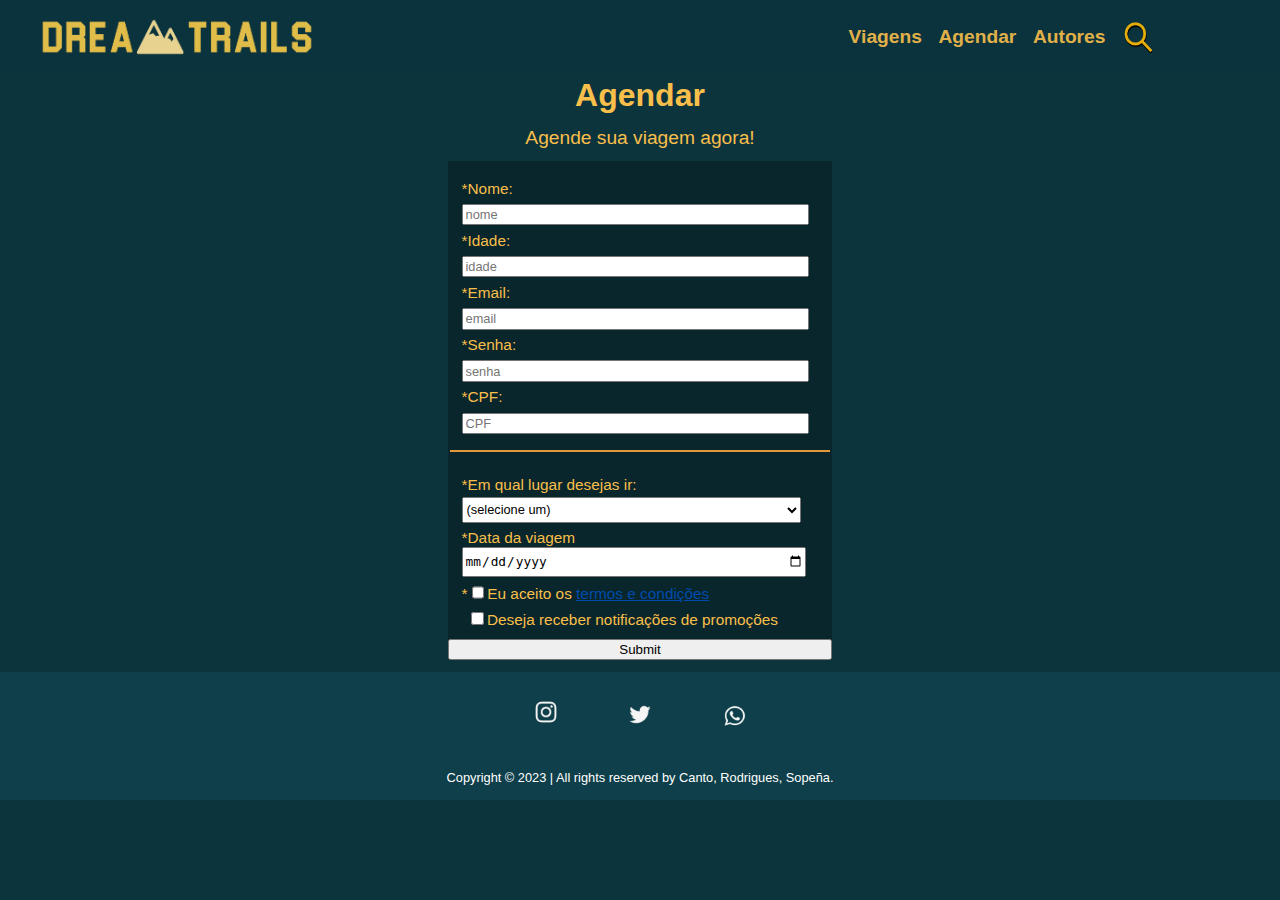
<file: Páginas/Agendar.html>
<!DOCTYPE html>
<html lang="pt-br">
<head>
    <meta charset="UTF-8">
    <meta http-equiv="X-UA-Compatible" content="IE=edge">
    <meta name="viewport" content="width=device-width, initial-scale=1.0">
    <link rel="icon" href="imgs/main/M_Title_Icon.png"/>
    <link rel="stylesheet" href="Estilos/Form.css">
    <title>Agendar</title>
</head>
<body>
    <nav>
        <a href="../index.html"><img src="imgs/main/Dream_Trails_Logo.png" alt="LOGO" class="logo"></a>
        <a href="Viagens.html"><p>Viagens</p></a>
        <a href="Agendar.html"><p>Agendar</p></a>
        <a href="Autores.html"><p>Autores</p></a>
        <img src="imgs/main/lupa.png" alt="Lupa" class="lupa">
    </nav>
    <h1 class="Agendar">Agendar</h1>
    <p class="agora">Agende sua viagem agora!</p>
    <form action="">
        <fieldset class="part1">
            <label for="nome">*Nome:<input type="text" id="nome" placeholder="nome" required></label>
            <label for="idade">*Idade:<input type="number" id="idade" placeholder="idade" required></label>
            <label for="email">*Email:<input type="email" id="email" placeholder="email" required></label>
            <label for="senha">*Senha:<input type="password" id="senha" placeholder="senha" required></label>
            <label for="CPF">*CPF: <input type="text" id="CPF" maxlength="11" minlength="11" placeholder="CPF" required></label>
        </fieldset>
        <fieldset class="part2">
            <label for="place">*Em qual lugar desejas ir:
                <select name="place" id="place" required>
                    <option value="">(selecione um)</option>
                    <option value="1">Skyrim - 50$</option>
                    <option value="2">Monster Hunter - 0.99$</option>
                    <option value="3">Kenshi - 0$</option>
                </select>
            </label>
            <label for="data">*Data da viagem <input type="date" id="data" required></label>
            <label for="termos_condições">*<input type="checkbox" id="termos_condições" required>Eu aceito os <a href="termo.html" target="_blank">termos e condições</a></label>
            <label for="notificações"><input type="checkbox" id="notificações">Deseja receber notificações de promoções</label>
        </fieldset>
        <input type="submit">
    </form>
    <footer>
        <div>
          <img src="imgs/main/Intagram.png" alt="Instagram Symbol">
          <img src="imgs/main/Twitter.png" alt="Twitter Symbol">
          <img src="imgs/main/Whatsapp.png" alt="Whatsapp Symbol" class="whats">
        </div>
        <p id="Copyright">Copyright © 2023 | All rights reserved by Canto, Rodrigues, Sopeña.</p>
      </footer>
</body>
</html>
</file>
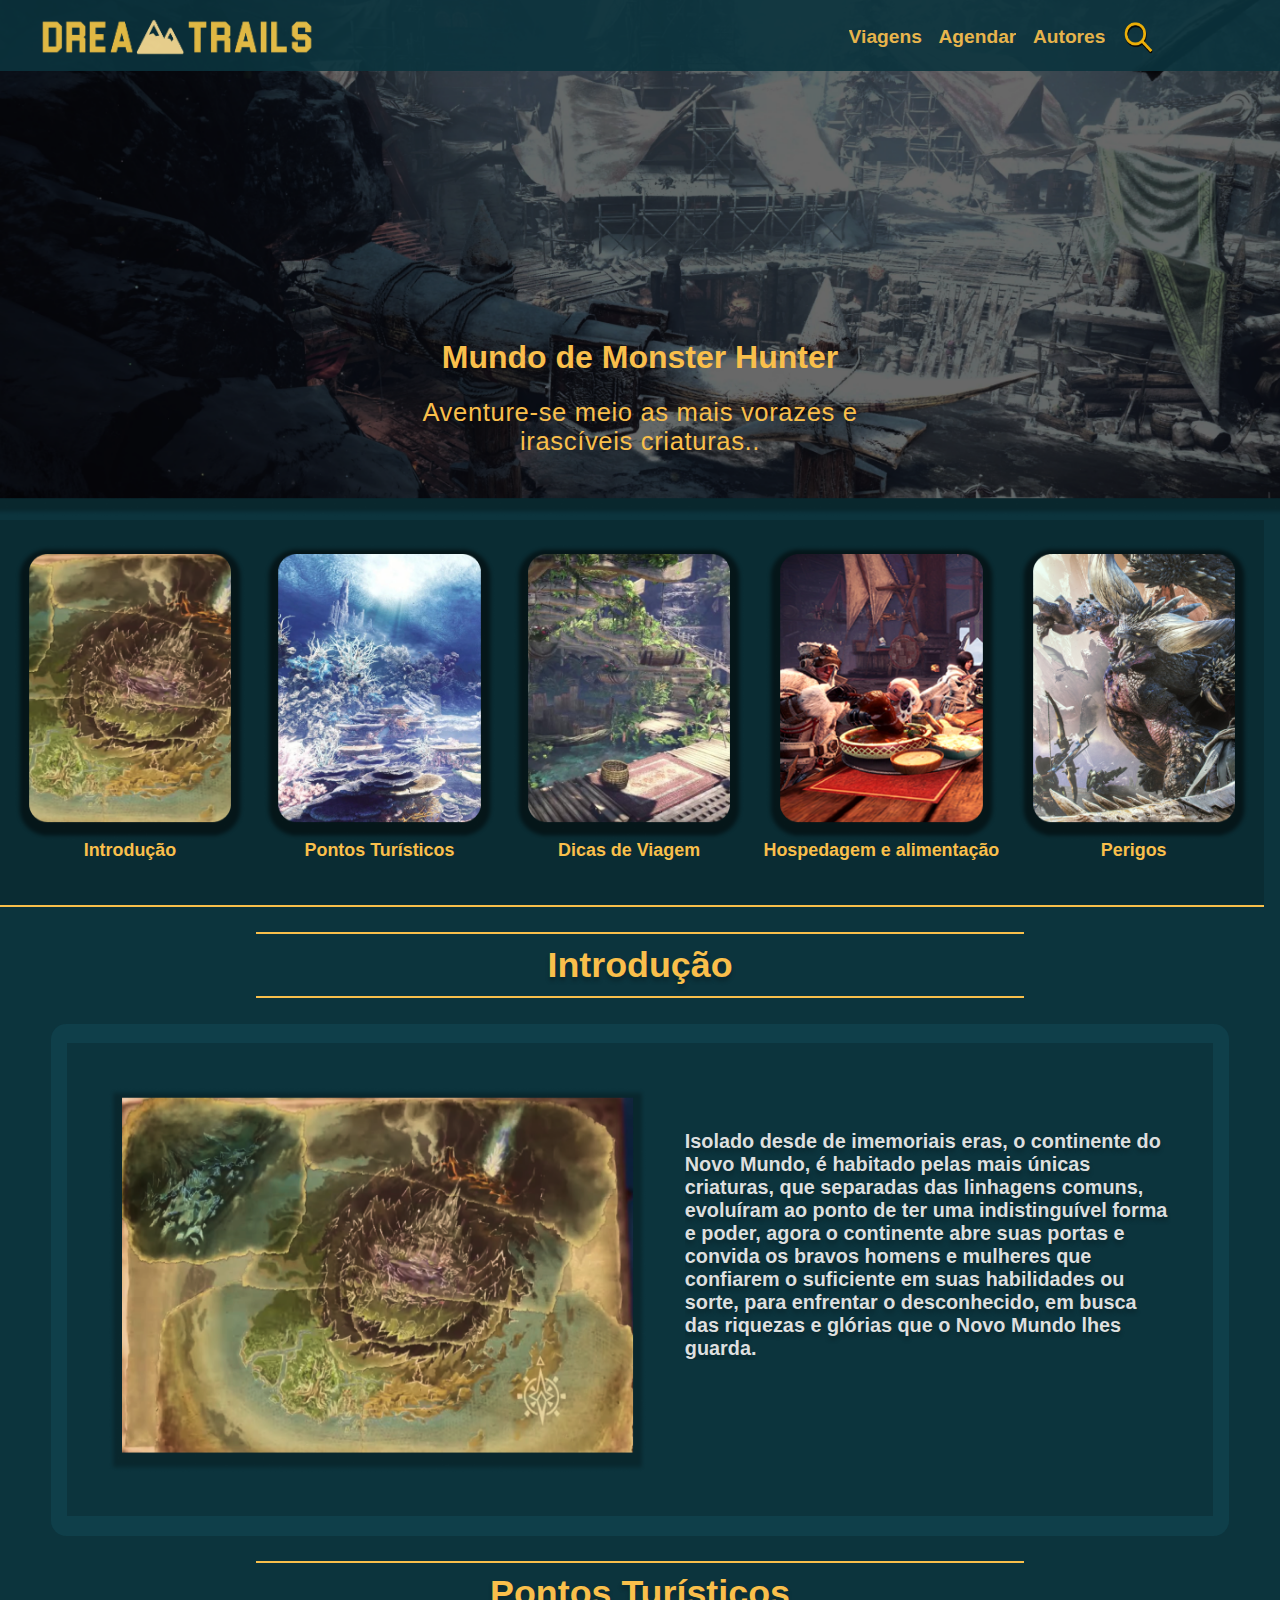
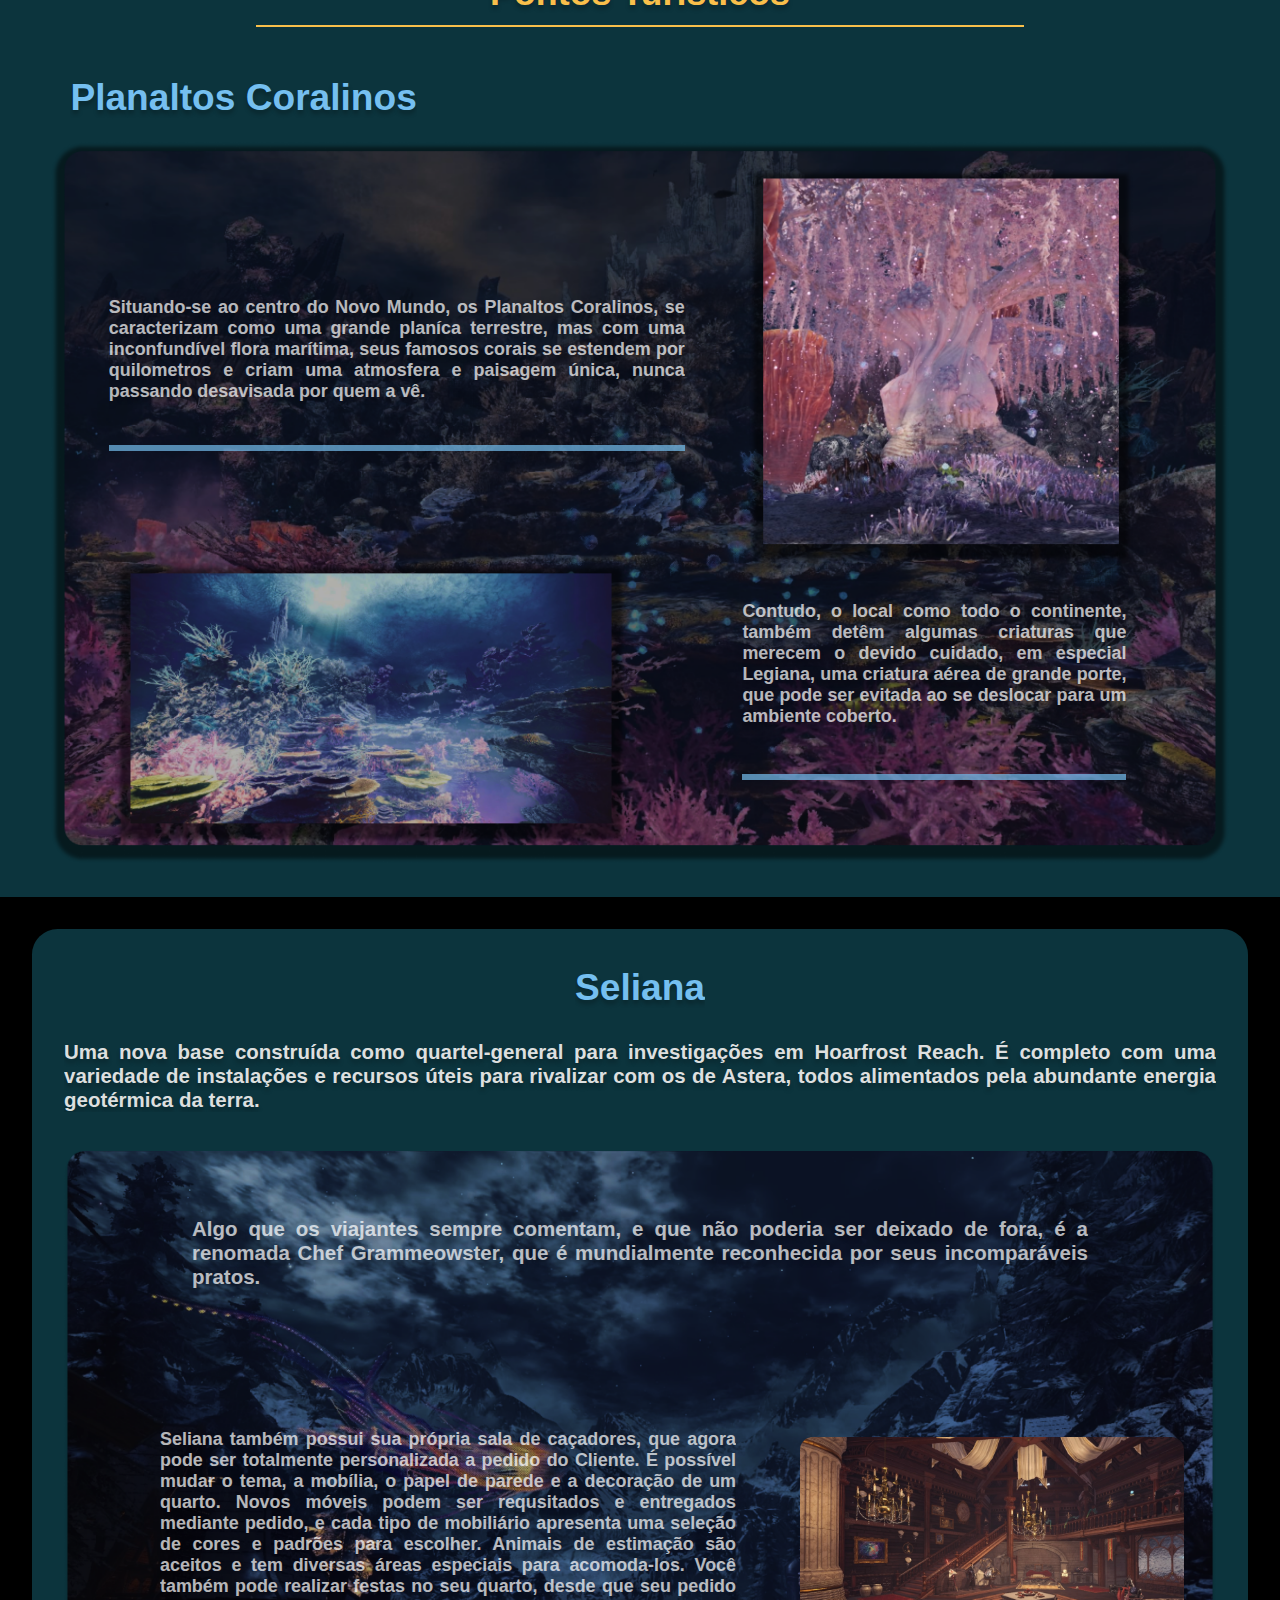
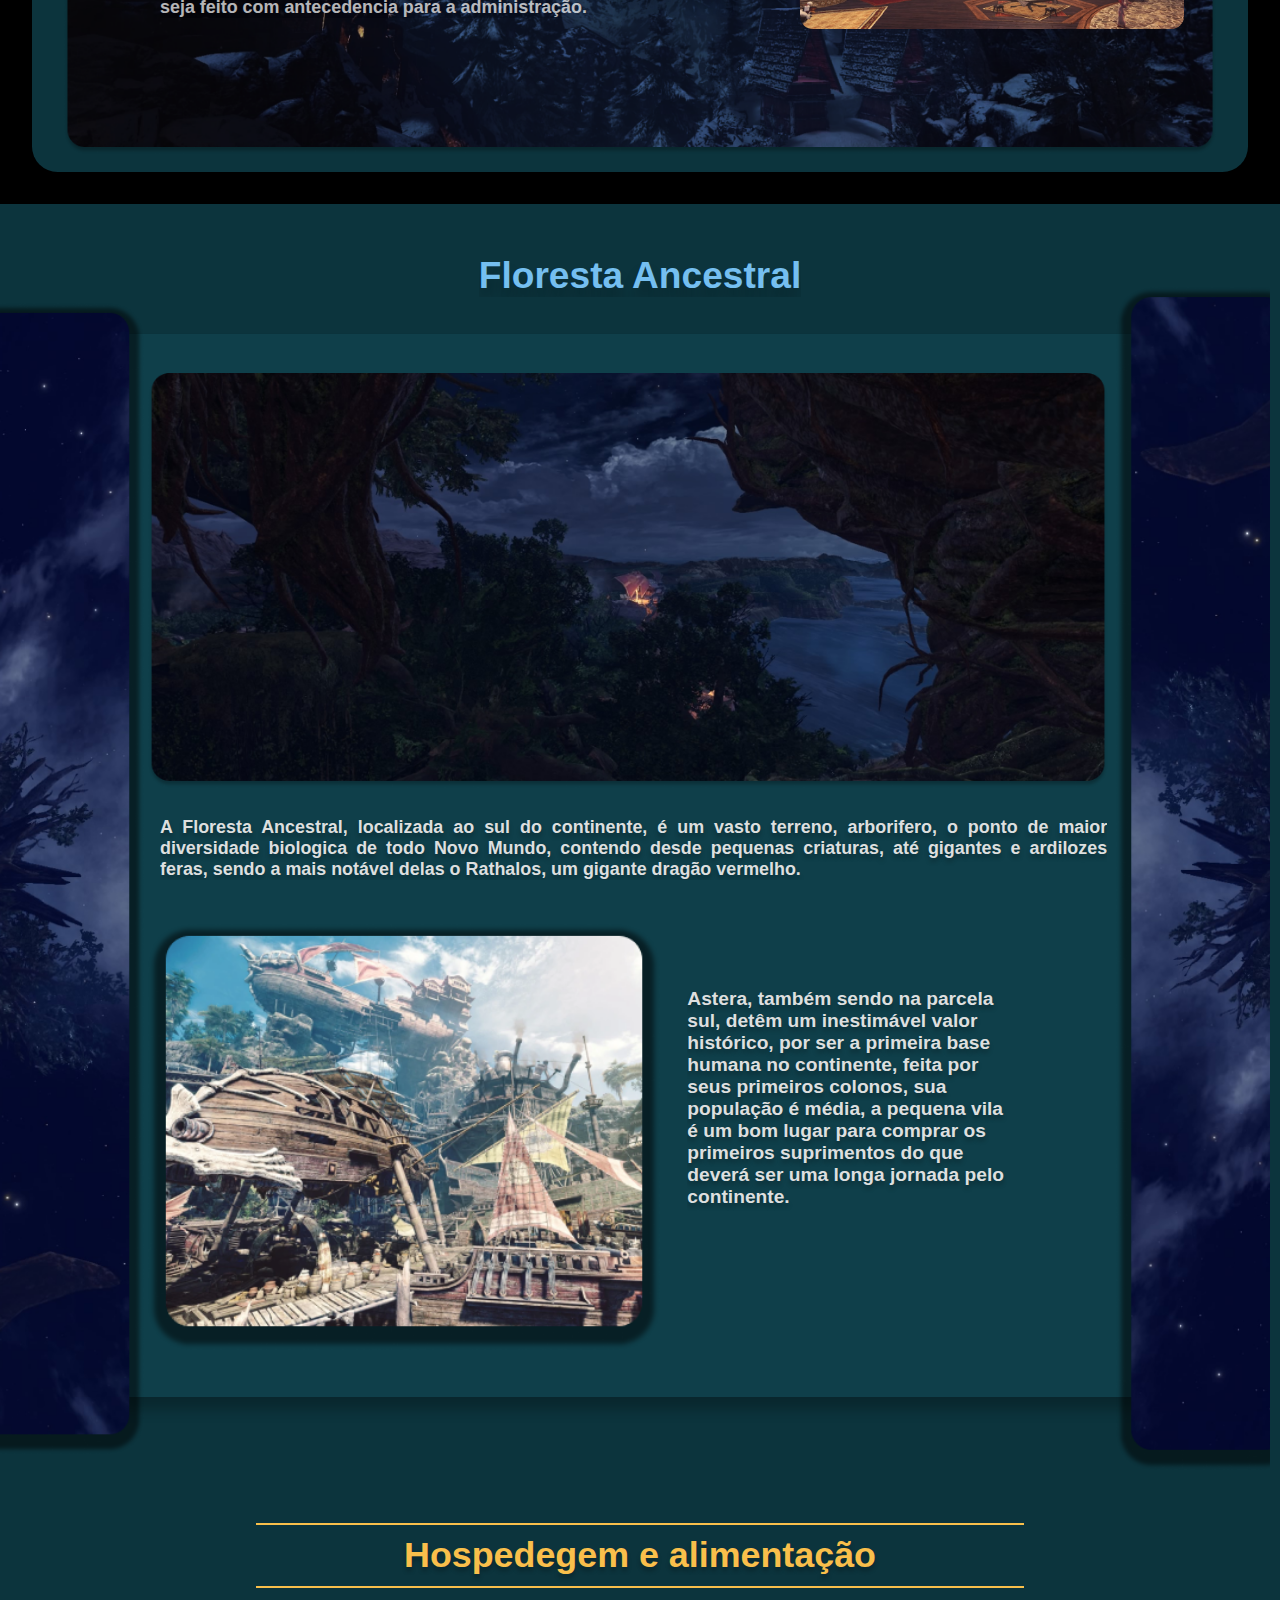
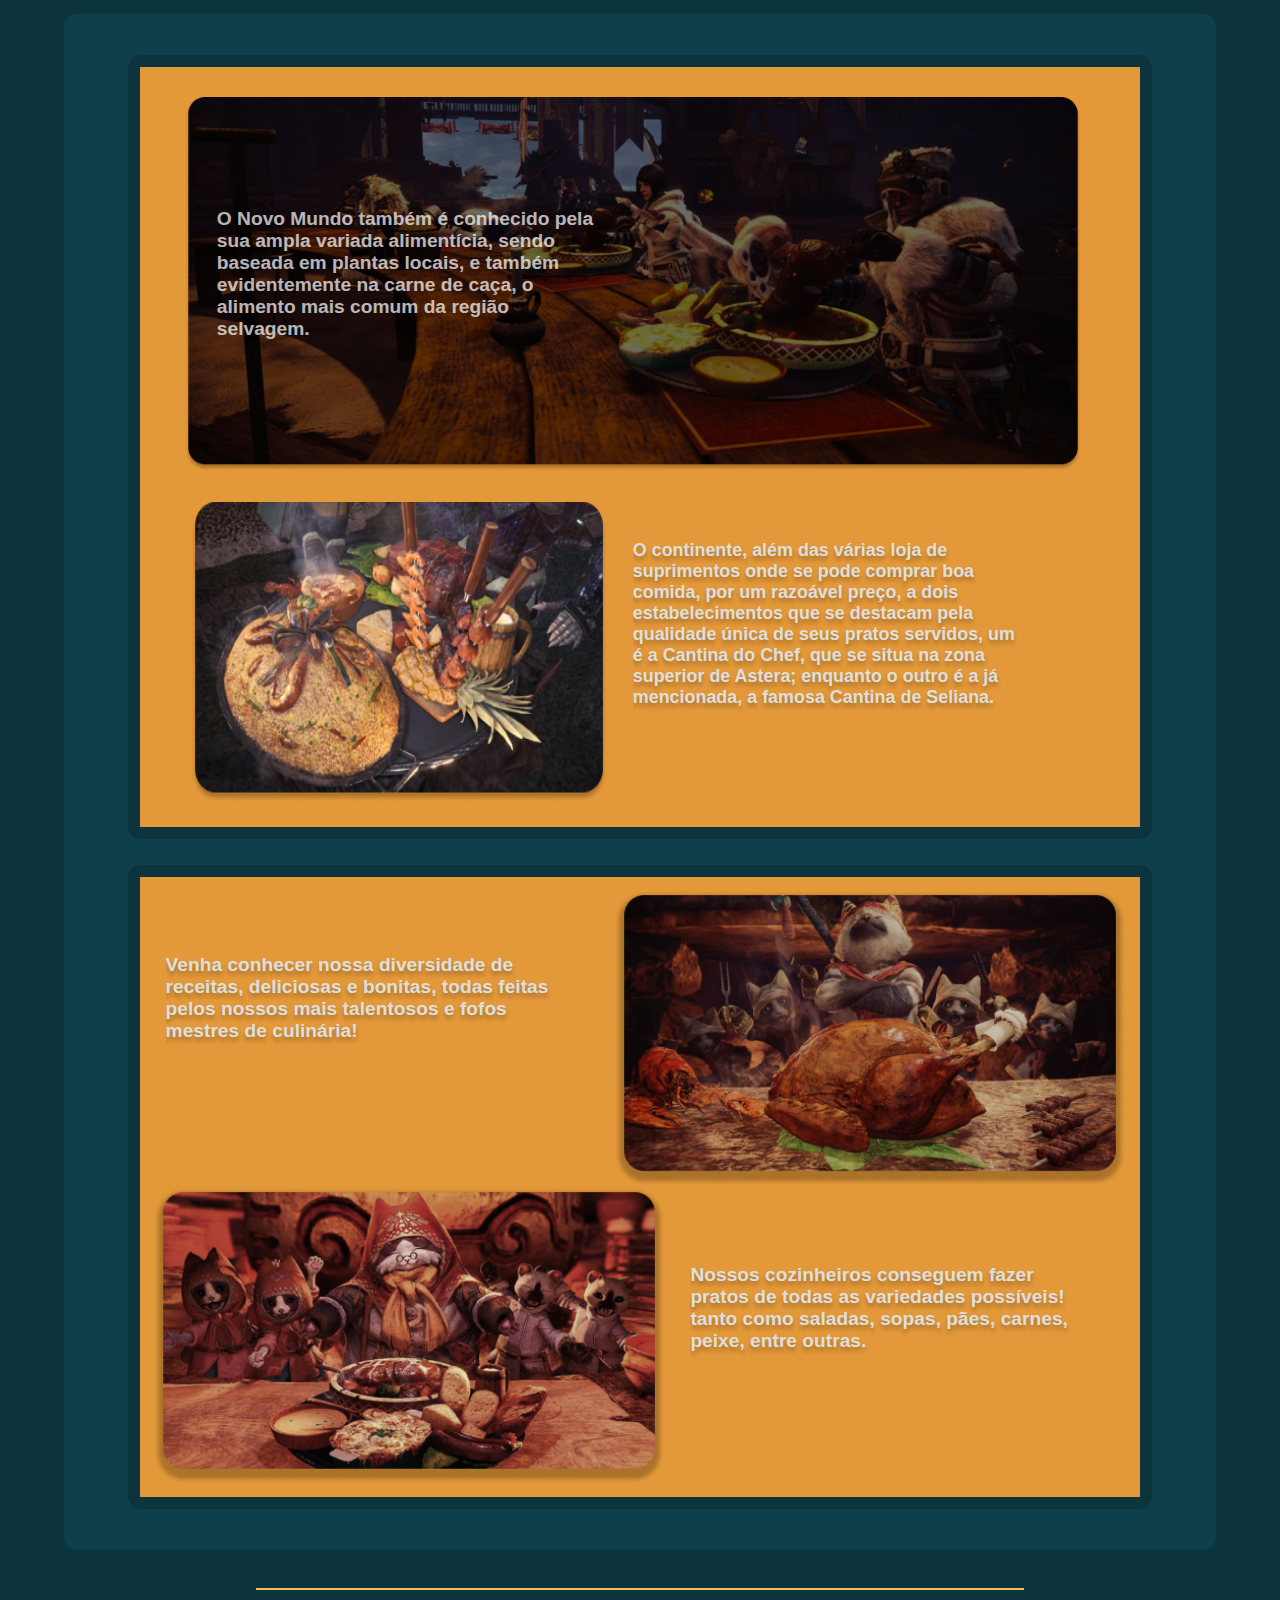
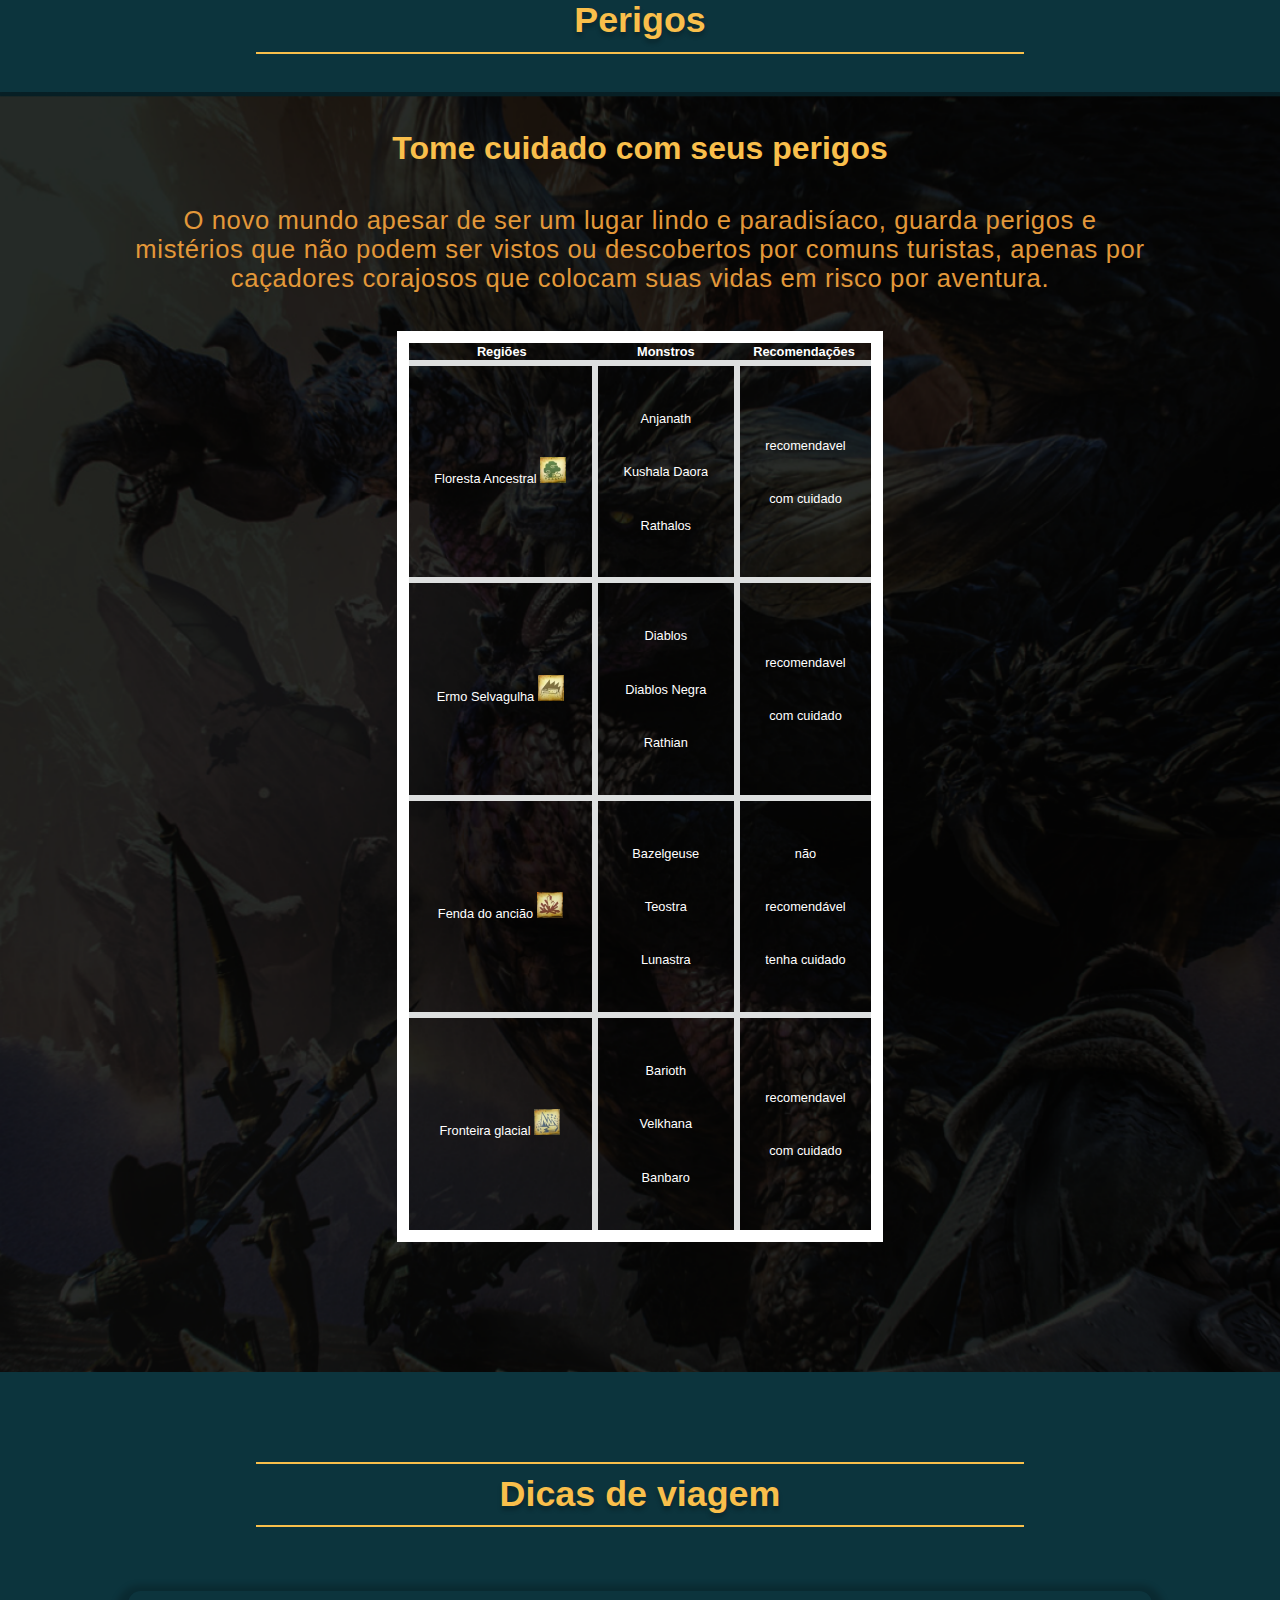
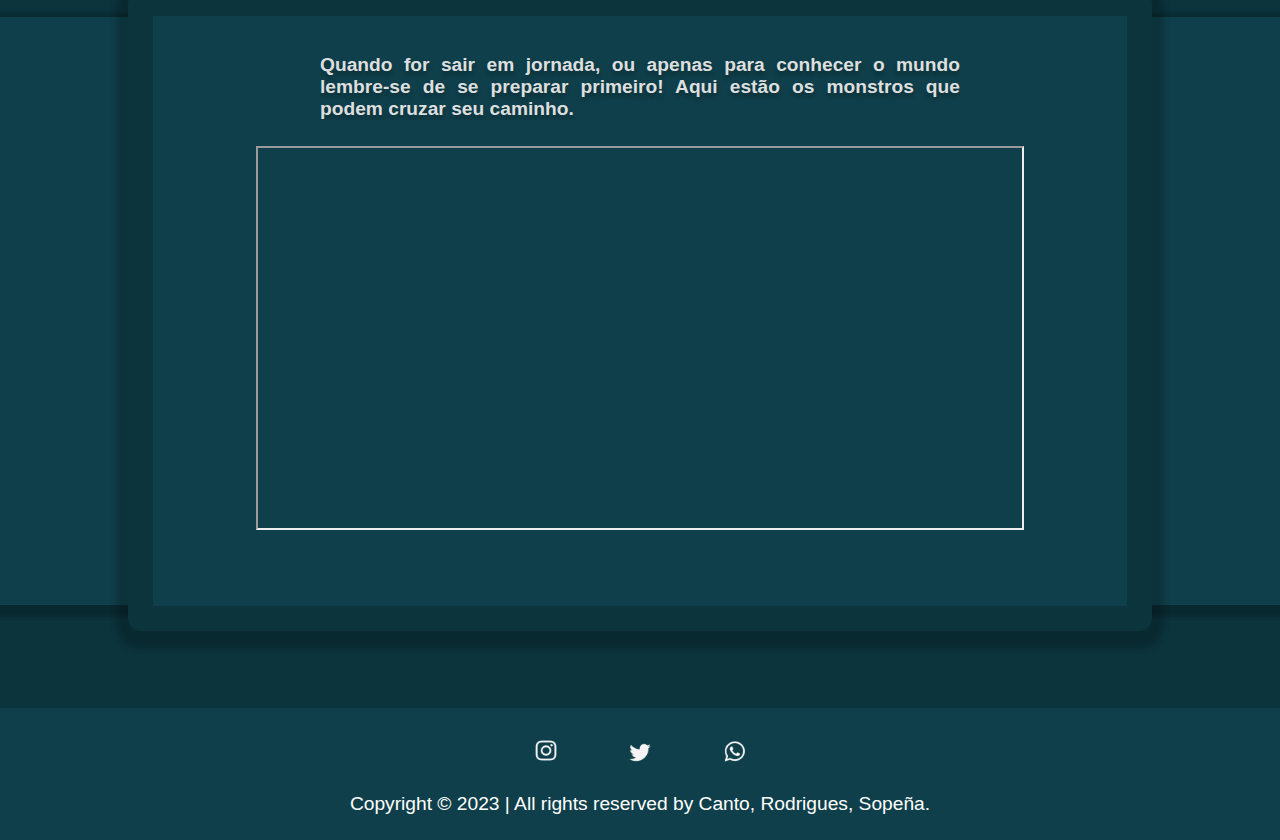
<file: Páginas/MHW.html>
<!DOCTYPE html>
<html lang="pt-br">
<head>
    <meta charset="UTF-8">
    <meta http-equiv="X-UA-Compatible" content="IE=edge">
    <meta name="viewport" content="width=device-width, initial-scale=1.0">
    <link href="https://cdn.jsdelivr.net/npm/bootstrap@5.3.0/dist/css/bootstrap.min.css" rel="stylesheet" integrity="sha384-9ndCyUaIbzAi2FUVXJi0CjmCapSmO7SnpJef0486qhLnuZ2cdeRhO02iuK6FUUVM" crossorigin="anonymous">
    <link rel="stylesheet" href="Estilos/mhw.css">
    <link rel="icon" href="imgs/Pg_mhw/M_Title_Icon.png">
    <title>Mundo de Monster Hunter</title>
</head>
<body>
    <nav>
        <a href="../index.html"><img src="imgs/main/Dream_Trails_Logo.png" alt="LOGO" class="logo"></a>
        <a href="Viagens.html"><p>Viagens</p></a>
        <a href="Agendar.html"><p>Agendar</p></a>
        <a href="Autores.html"><p>Autores</p></a>
        <img src="imgs/main/lupa.png" alt="Lupa" class="lupa">
      </nav>
        <div class="lugar_grande">
        <header>
            <img src="imgs/Pg_mhw/banner.png" alt="Banner" class="banner">
            <div>
              <p class="">Mundo de Monster Hunter</p>
              <p>Aventure-se meio as mais vorazes e irascíveis criaturas..</p>
            </div>
        </header>
        <main>
            <div class="Navegação">
                <div class="caixas">
                    <a href="#Introdução">
                        <img src="imgs/Pg_mhw/Introdução.png" alt="">
                        <p class="titulo">Introdução</p>
                    </a>
                </div>
                <div class="caixas">
                    <a href="#Pontos_Turisticos">
                        <img src="imgs/Pg_mhw/Pontos_Turítiscos.png" alt="">
                        <p class="titulo">Pontos Turísticos</p>
                    </a>
                </div>
                <div class="caixas">
                    <a href="#Dicas_de_viagem">
                        <img src="imgs/Pg_mhw/Dicas_de_Viagem.png" alt="">
                        <p class="titulo">Dicas de Viagem</p>
                    </a>
                </div>
                <div class="caixas">
                    <a href="#Hospedagem_e_alimentacao">
                        <img src="imgs/Pg_mhw/Hospedegem_e_alimentação.png" alt="">
                        <p class="titulo">Hospedagem e alimentação</p>
                    </a>
                </div>
                <div class="caixas">
                    <a href="#Perigos">
                        <img src="imgs/Pg_mhw/Perigos.png" alt="">
                        <p class="titulo">Perigos</p>
                    </a>
                </div>
            </div>
            <div class="caixa1">
                <p class="Page_title" id="Introdução">Introdução</p>
                <div>
                    <div>
                        <img src="imgs/Pg_mhw/Mapa.png" alt="Mapa">
                        <p>
                            Isolado desde de imemoriais eras, o continente do Novo Mundo,
                            é habitado pelas mais únicas criaturas, que separadas das linhagens comuns, 
                            evoluíram ao ponto de ter uma indistinguível forma e poder, 
                            agora o continente abre suas portas e convida os bravos homens e  mulheres 
                            que confiarem o suficiente em suas habilidades ou sorte, para enfrentar o desconhecido, 
                            em busca das riquezas e glórias que o Novo Mundo lhes guarda. 
                        </p>
                    </div>
                </div>
            </div>
            <div class="caixa2">
                <p class="Page_title" id="Pontos_Turisticos">Pontos Turísticos</p>
                    <div class="caixa_1">
                        <div class="caixa2_2">
                            <p class="Sub_title">Planaltos Coralinos</p>
                                <div class="arvre">
                                    <p>Situando-se ao centro do Novo Mundo, os Planaltos Coralinos, 
                                       se caracterizam como uma grande planíca terrestre, mas com uma
                                       inconfundível flora marítima, seus famosos corais se estendem por
                                        quilometros e criam uma atmosfera e paisagem única, nunca passando 
                                        desavisada por quem a vê.
                                    </p>
                                    <img src="imgs/Pg_mhw/arvore.png" alt="arvore">
                                </div>
                                <div class="coral">
                                        <img src="imgs/Pg_mhw/coral.png" alt="coralzinho">
                                        <p>
                                            Contudo, o local como todo o continente, também detêm
                                            algumas criaturas que merecem o devido cuidado, em especial
                                            Legiana, uma criatura aérea de grande porte, que pode ser evitada
                                            ao se deslocar para um ambiente coberto. 
                                        </p>
                                </div>
                        </div>
                    </div>
            </div>
            <div class="caixa3">
                <div class="caixa1_seliana">
                    <p class="Seliana_title">Seliana</p>
                    <p class="Text_Seliana">           Uma nova base construída como quartel-general para investigações em 
                        Hoarfrost Reach. É completo com uma variedade de instalações 
                        e recursos úteis para rivalizar com os de Astera, todos alimentados pela abundante energia geotérmica da terra.


                    </p>
                    <div class="Seliana_Background">
                        <div class="Text_Seliana2">
                            <p>           Algo que os viajantes sempre comentam, e que não poderia ser deixado de fora, é a 
                                          renomada Chef Grammeowster, que é mundialmente reconhecida por seus incomparáveis pratos.
                            </p>
                        </div>
                        <div class="Seliana_Quarto">
                            <p>
                                Seliana também possui sua própria sala de caçadores, que agora pode ser totalmente personalizada a pedido do Cliente. É possível mudar o tema, 
                                a mobília, o papel de parede e a decoração de um quarto. Novos móveis podem ser requsitados 
                                e entregados mediante pedido, e cada tipo de mobiliário apresenta uma seleção de cores e 
                                padrões para escolher. Animais de estimação são aceitos e tem diversas áreas especiais para acomoda-los. 
                                Você também pode realizar festas no seu quarto, desde que seu pedido seja feito com antecedencia para a administração.
                            </p>
                            <div id="carouselExampleAutoplaying" class="carousel slide" data-bs-ride="carousel">
                                <div class="carousel-inner">
                                  <div class="carousel-item active">
                                    <img src="imgs/Pg_mhw/img_Quarto.png" class="d-block" alt="...">
                                  </div>
                                  <div class="carousel-item">
                                    <img src="imgs/Pg_mhw/quato_2.png" class="d-block" alt="...">
                                  </div>
                                  <div class="carousel-item">
                                    <img src="imgs/Pg_mhw/quato_3.png" class="d-block" alt="...">
                                  </div>
                                </div>
                                <button class="carousel-control-prev" type="button" data-bs-target="#carouselExampleAutoplaying" data-bs-slide="prev">
                                  <span class="carousel-control-prev-icon" aria-hidden="true"></span>
                                  <span class="visually-hidden">Previous</span>
                                </button>
                                <button class="carousel-control-next" type="button" data-bs-target="#carouselExampleAutoplaying" data-bs-slide="next">
                                  <span class="carousel-control-next-icon" aria-hidden="true"></span>
                                  <span class="visually-hidden">Next</span>
                                </button>
                            </div>
                        </div>
                    </div>
                </div>
            </div>
            <div class="caixa4">
                <div class="fa_title">
                    <p>
                        Floresta Ancestral
                    </p>
                </div>
                <div class="fa">
                    <div class="fa_margin1">
                    </div>
                    <div class="fa_main">
                        <div class="fa_main1">
                            <img src="imgs/Pg_mhw/fa_main1.png" alt="foto1_floresta">
                            <p>
                                A Floresta Ancestral, localizada ao sul do continente, é um vasto terreno,
                                arborifero, o ponto de maior diversidade biologica de todo Novo Mundo,
                                contendo desde pequenas criaturas, até gigantes e ardilozes feras,
                                sendo a mais notável delas o Rathalos, um gigante dragão vermelho.
                            </p>
                        </div>
                        <div class="fa_main2">
                            <img src="imgs/Pg_mhw/fa_main2.png" alt="foto2_floresta">
                            <p>Astera, também sendo na parcela sul, detêm um inestimável valor histórico,
                               por ser a primeira base humana no continente, feita por seus primeiros colonos,
                               sua população é média, a pequena vila é um bom lugar para comprar os primeiros
                               suprimentos do que deverá ser uma longa jornada pelo continente.
                            </p>
                        </div>
                    </div>
                    <div class="fa_margin2">
                    </div>
                </div>
            </div>
            <div class="HeA">
                <p class="Page_title" id="Hospedagem_e_alimentacao">
                    Hospedegem e alimentação
                </p>
                <div class="HeA_caixa1">
                    <div class="HeA_main">   
                        <div class="HeA_main1">
                            <div class="HeA_main1_1">
                                <p> 
                                   O Novo Mundo também é conhecido pela sua ampla variada alimentícia, sendo baseada
                                   em plantas locais, e também evidentemente na carne de caça, o alimento mais comum
                                   da região selvagem.
                                </p>
                            </div>
                            <div class="HeA_main1_2">
                               <img src="imgs/Pg_mhw/food_1.png" alt="comida">
                               <p>
                                    O continente, além das várias loja de suprimentos onde se pode comprar boa comida,
                                    por um razoável preço, a dois estabelecimentos que se destacam pela qualidade única
                                    de seus pratos servidos, um é a Cantina do Chef, que se situa na zona superior de Astera;
                                    enquanto o outro é a já mencionada, a famosa Cantina de Seliana. 
                               </p>
                            </div>
                        </div>
                        <div class="HeA_main2">
                            <div class="HeA_main2_1">
                                <p>
                                    Venha conhecer nossa diversidade de receitas, 
                                    deliciosas e bonitas, todas feitas pelos nossos 
                                    mais talentosos e fofos mestres de culinária! 
                                </p>
                                <img src="imgs/Pg_mhw/food_ricardo_milos_1.png" alt="gatao">
                            </div>
                            <div class="HeA_main2_2">
                                <img src="imgs/Pg_mhw/food_vovo 1.png" alt="gatona">
                                <p>
                                    Nossos cozinheiros conseguem fazer pratos de todas as variedades 
                                    possíveis! tanto como saladas, 
                                    sopas, pães, 
                                    carnes, peixe, entre outras. 
                                </p>
                            </div>
                        </div>
                    </div>
                </div>
            </div>
            <div class="perigos">
                <p class="Page_title" id="Perigos">Perigos</p>
                <div class="perigos_caixa1">
                    <p class="perigostext1">
                        Tome cuidado com seus perigos
                    </p>
                    <p class="perigostext2">
                        O novo mundo apesar de ser um lugar lindo e paradisíaco, 
                        guarda perigos e mistérios que não podem ser vistos ou descobertos por comuns turistas, 
                        apenas por caçadores corajosos que colocam suas vidas em risco por aventura.  
                    </p>
                    <table class="content-table">
                        <thead>
                            <tr>
                                <th>Regiões</th>
                                <th>Monstros</th>
                                <th>Recomendações</th>
                            </tr>
                        </thead>
                        <tbody>
                            <tr>
                                <td>Floresta Ancestral <img src="imgs/Pg_mhw/Monster-Hunter-World_-Iceborne_20191112015337_3.png" alt=""></td>
                                <td>
                                    <p>Anjanath</p>
                                    <p>Kushala Daora</p>
                                    <p>Rathalos</p>
                                </td>
                                <td>
                                    <p>recomendavel</p>
                                    <p>com cuidado</p>
                                </td>
                            </tr>
                            <tr>
                                <td>Ermo Selvagulha <img src="imgs/Pg_mhw/ermo.png" alt=""></td>
                                <td>
                                    <p>Diablos</p>
                                    <p>Diablos Negra</p>
                                    <p>Rathian</p>
                                </td>
                                <td>
                                    <p>recomendavel</p>
                                    <p>com cuidado</p>
                                </td>       
                            </tr>
                            <tr>
                                <td>Fenda do ancião <img src="imgs/Pg_mhw/feda.png" alt=""></td>
                                <td>
                                    <p>Bazelgeuse</p>
                                    <p>Teostra</p>
                                    <p>Lunastra</p>
                                </td>
                                <td>
                                    <p>não</p>
                                    <p>recomendável</p>
                                    <p>tenha cuidado</p>
                                </td>
                            </tr>
                            <tr>
                                <td>Fronteira glacial <img src="imgs/Pg_mhw/fronteira.png" alt=""></td>
                                <td>
                                    <p>Barioth</p>
                                    <p>Velkhana</p>
                                    <p>Banbaro</p>
                                </td>
                                <td>
                                    <p>recomendavel</p>
                                    <p>com cuidado</p>
                                </td>
                            </tr>
                        </tbody>
                        <tfoot>
                        </tfoot>
                        
                    </table>
                </div>
            </div>
            <div class="bloco7">
                <p class="Page_title" id="Dicas_de_viagem">Dicas de viagem</p>
                <div class="Quadrado">
                    <div class="q2">
                        <div class="dicas">
                            <p>Quando for sair em jornada, ou apenas para conhecer o mundo lembre-se de se preparar primeiro! Aqui estão os monstros que podem cruzar seu caminho.</p>
                            <iframe class="video" width="560" height="315" src="https://www.youtube.com/embed/iK2UT801wbo" 
                            title="YouTube video player"
                            allow="accelerometer; autoplay; clipboard-write; encrypted-media; gyroscope; picture-in-picture; web-share" allowfullscreen></iframe>
                        </div>
                    </div>
                </div>
            </div>
        </main>
        <footer>
            <div>
              <img src="imgs/main/Intagram.png" alt="Instagram Symbol">
              <img src="imgs/main/Twitter.png" alt="Twitter Symbol">
              <img src="imgs/main/Whatsapp.png" alt="Whatsapp Symbol" class="whats">
            </div>
            <p id="Copyright">Copyright © 2023 | All rights reserved by Canto, Rodrigues, Sopeña.</p>
          </footer>
    </div>
<script src="https://cdn.jsdelivr.net/npm/bootstrap@5.3.0/dist/js/bootstrap.bundle.min.js" integrity="sha384-geWF76RCwLtnZ8qwWowPQNguL3RmwHVBC9FhGdlKrxdiJJigb/j/68SIy3Te4Bkz" crossorigin="anonymous"></script>
</body>
</html>
</file>
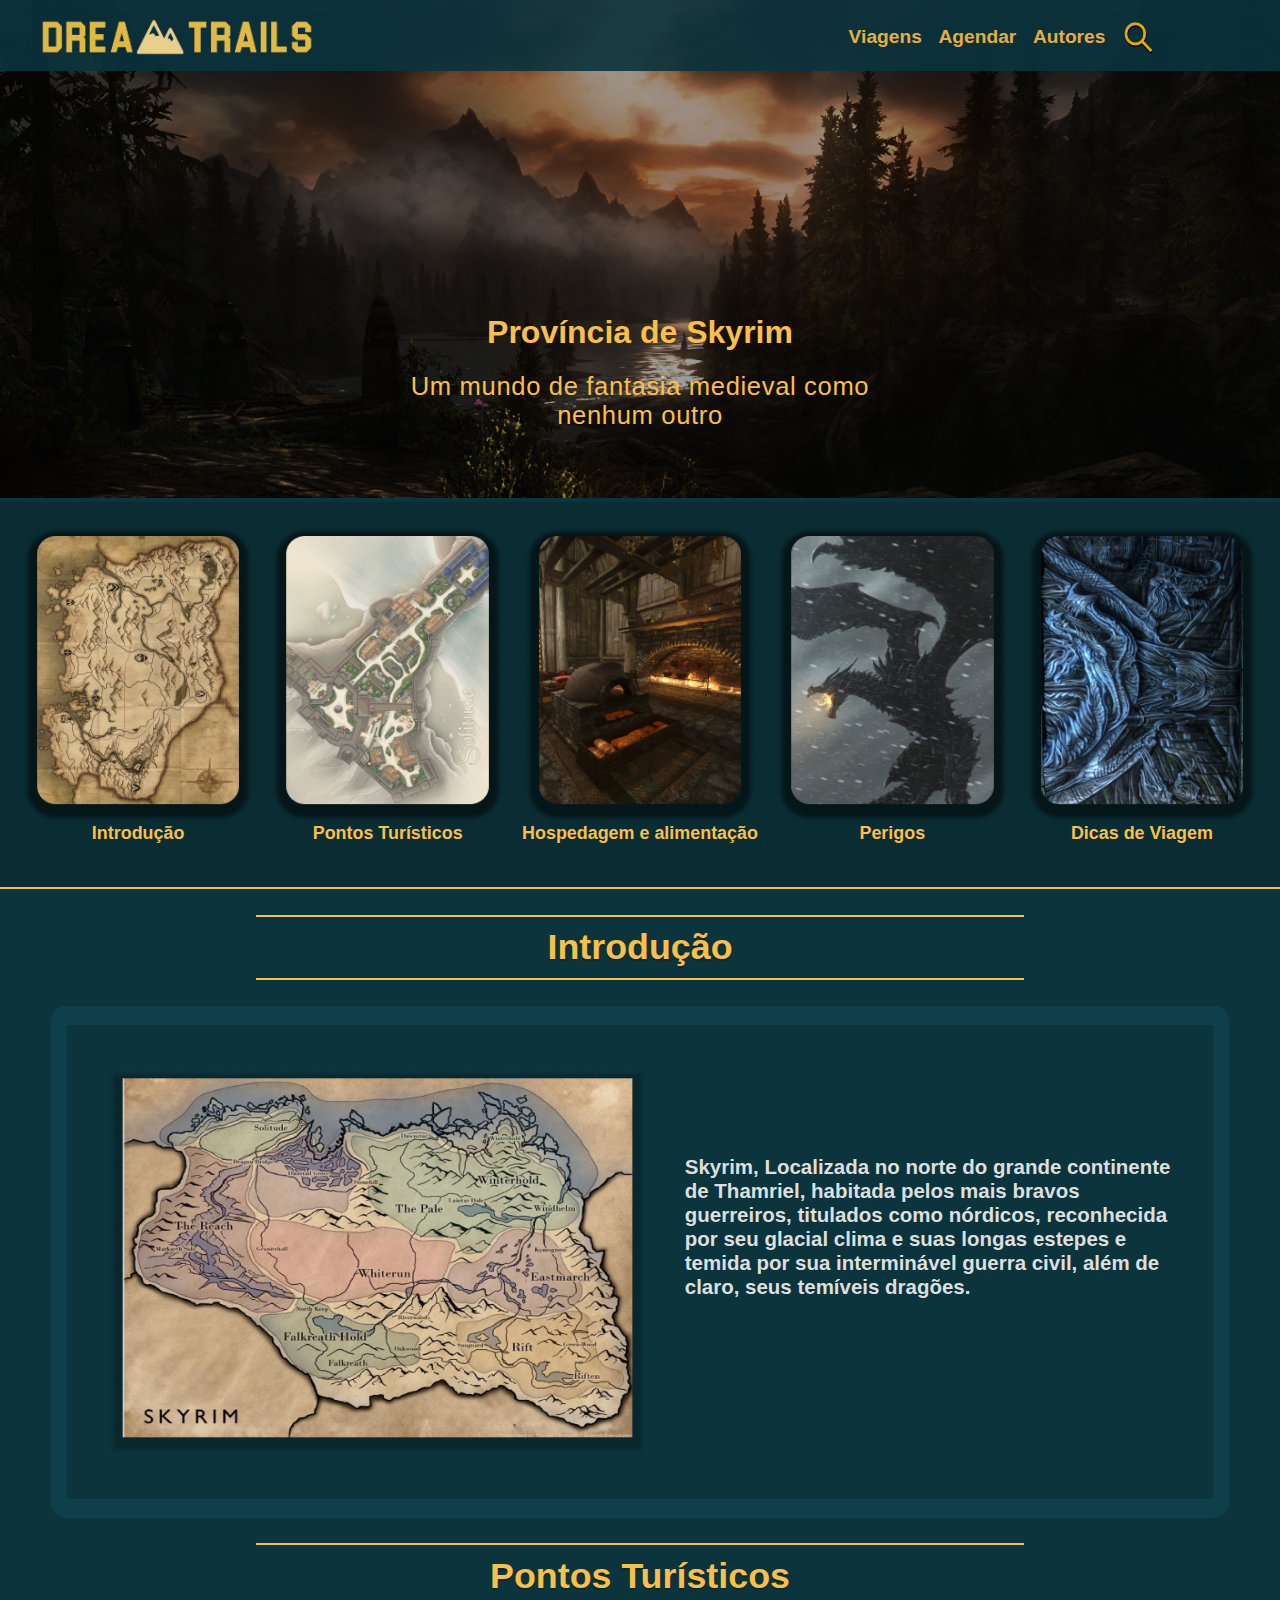
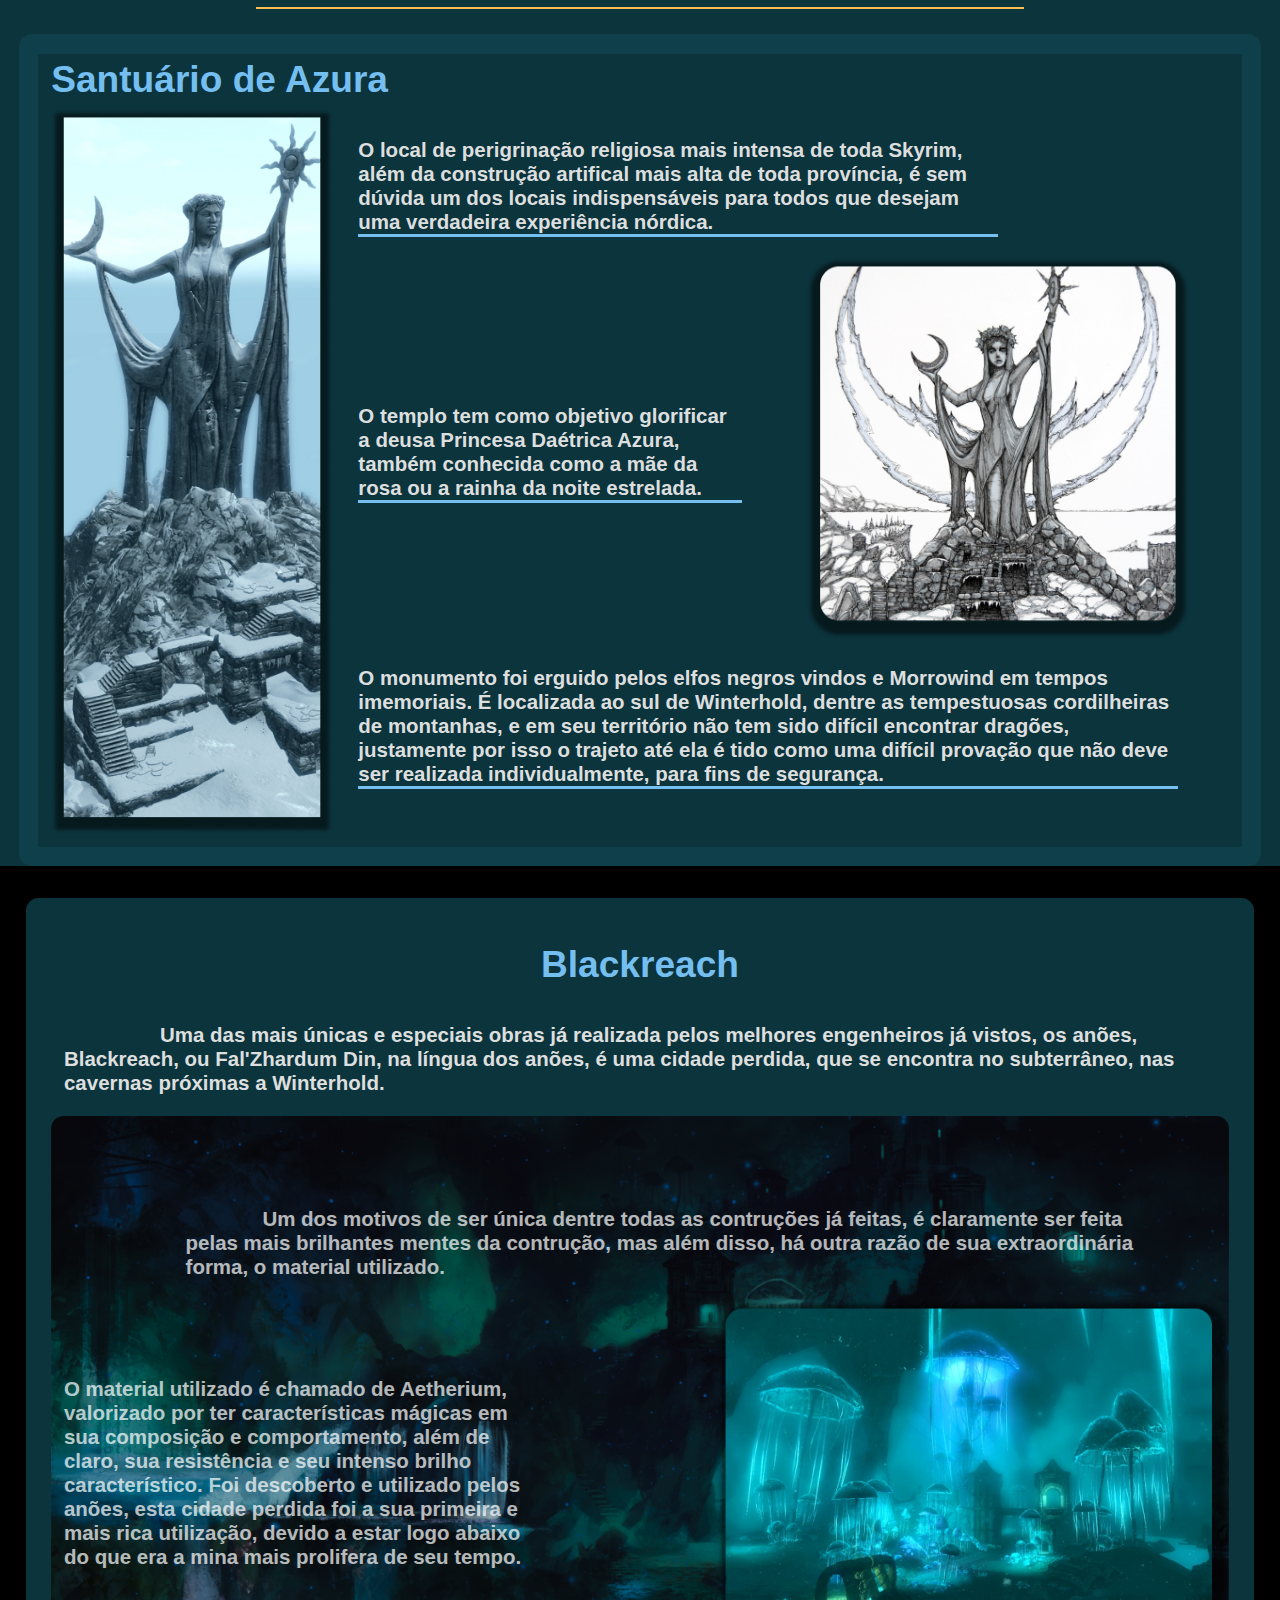
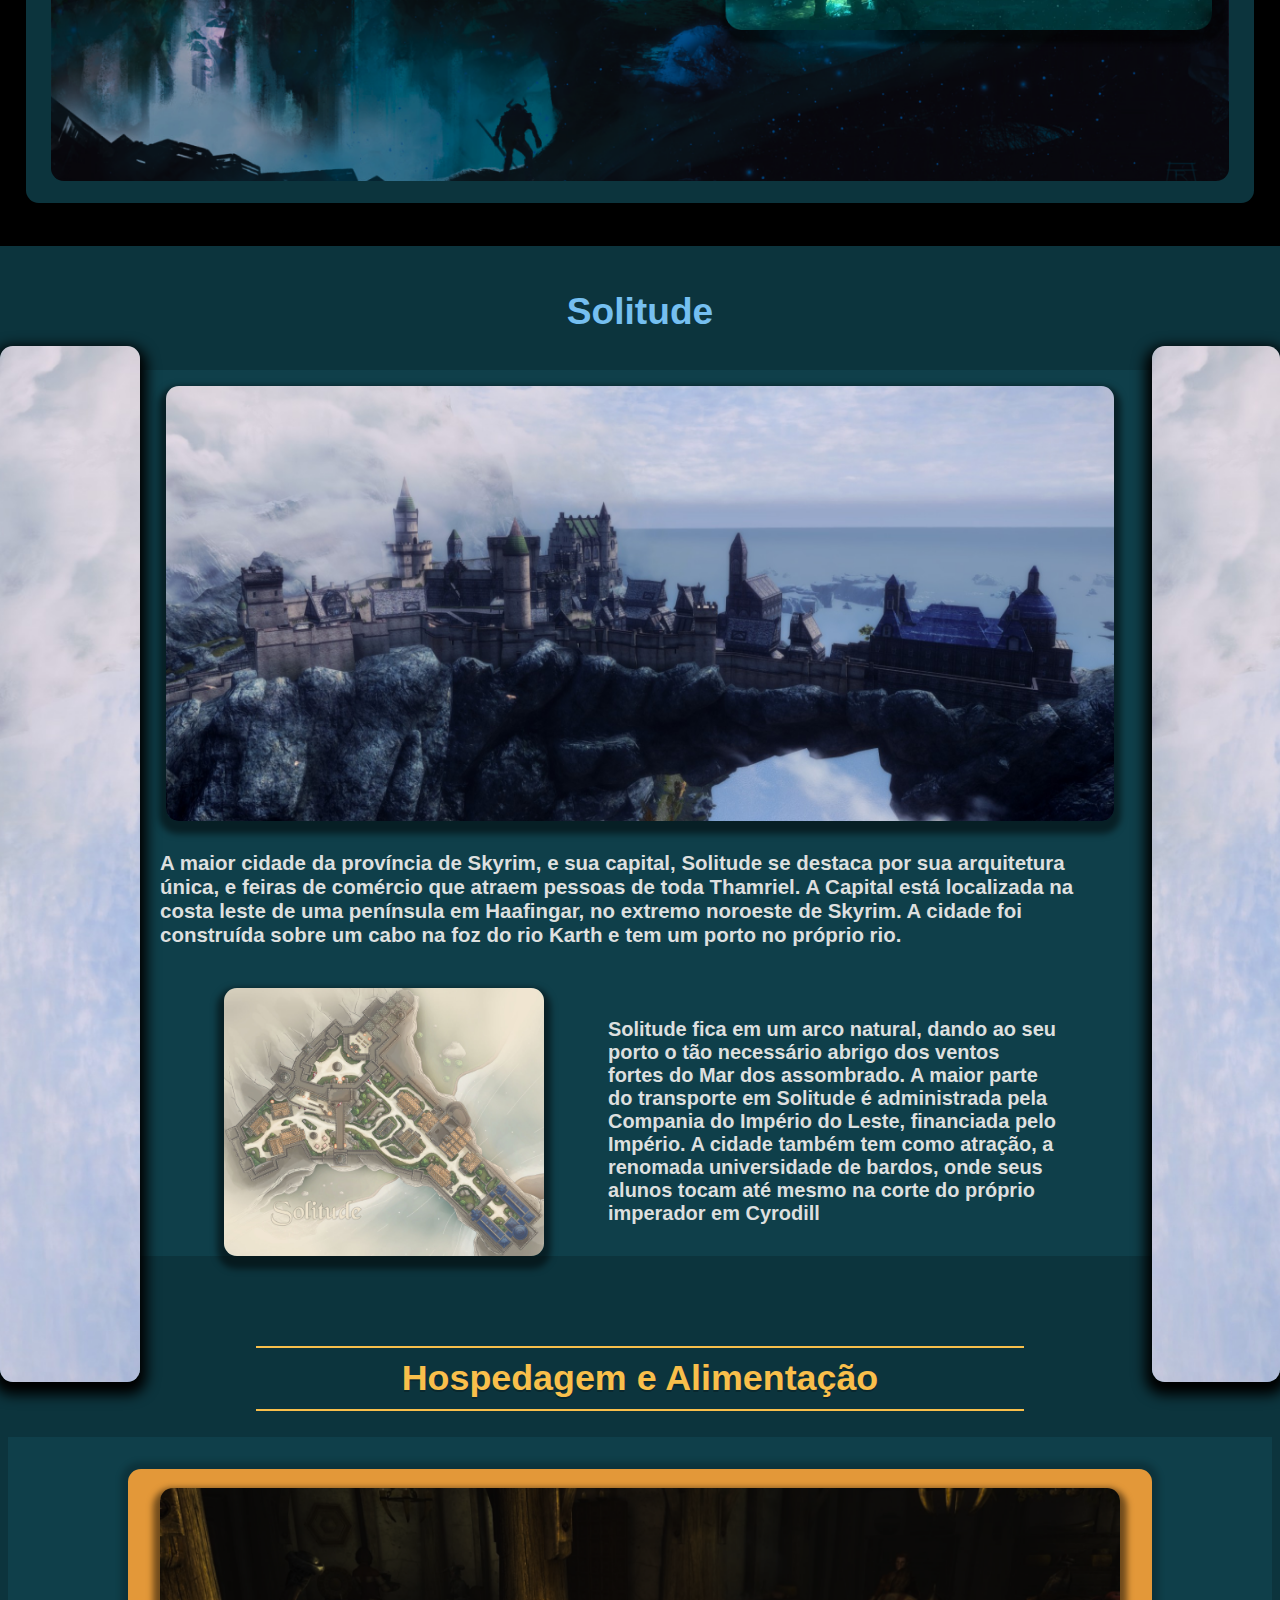
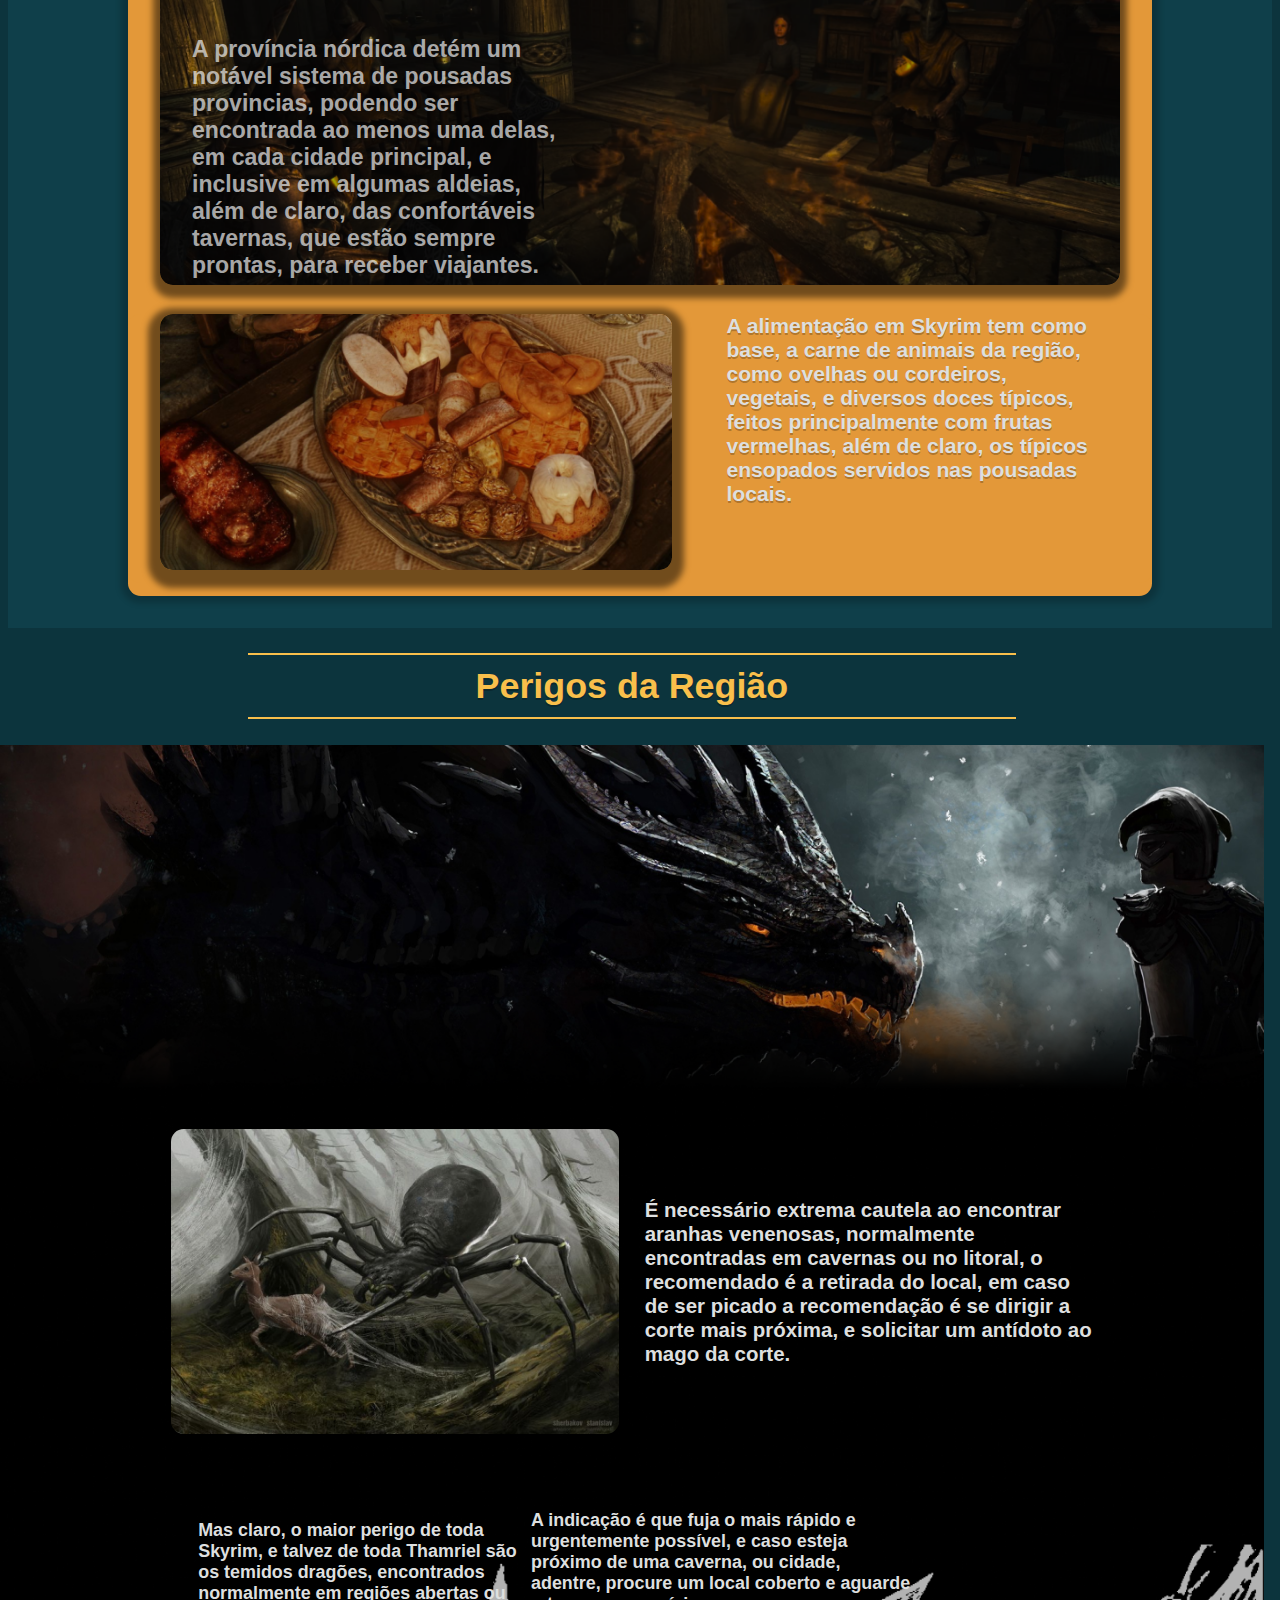
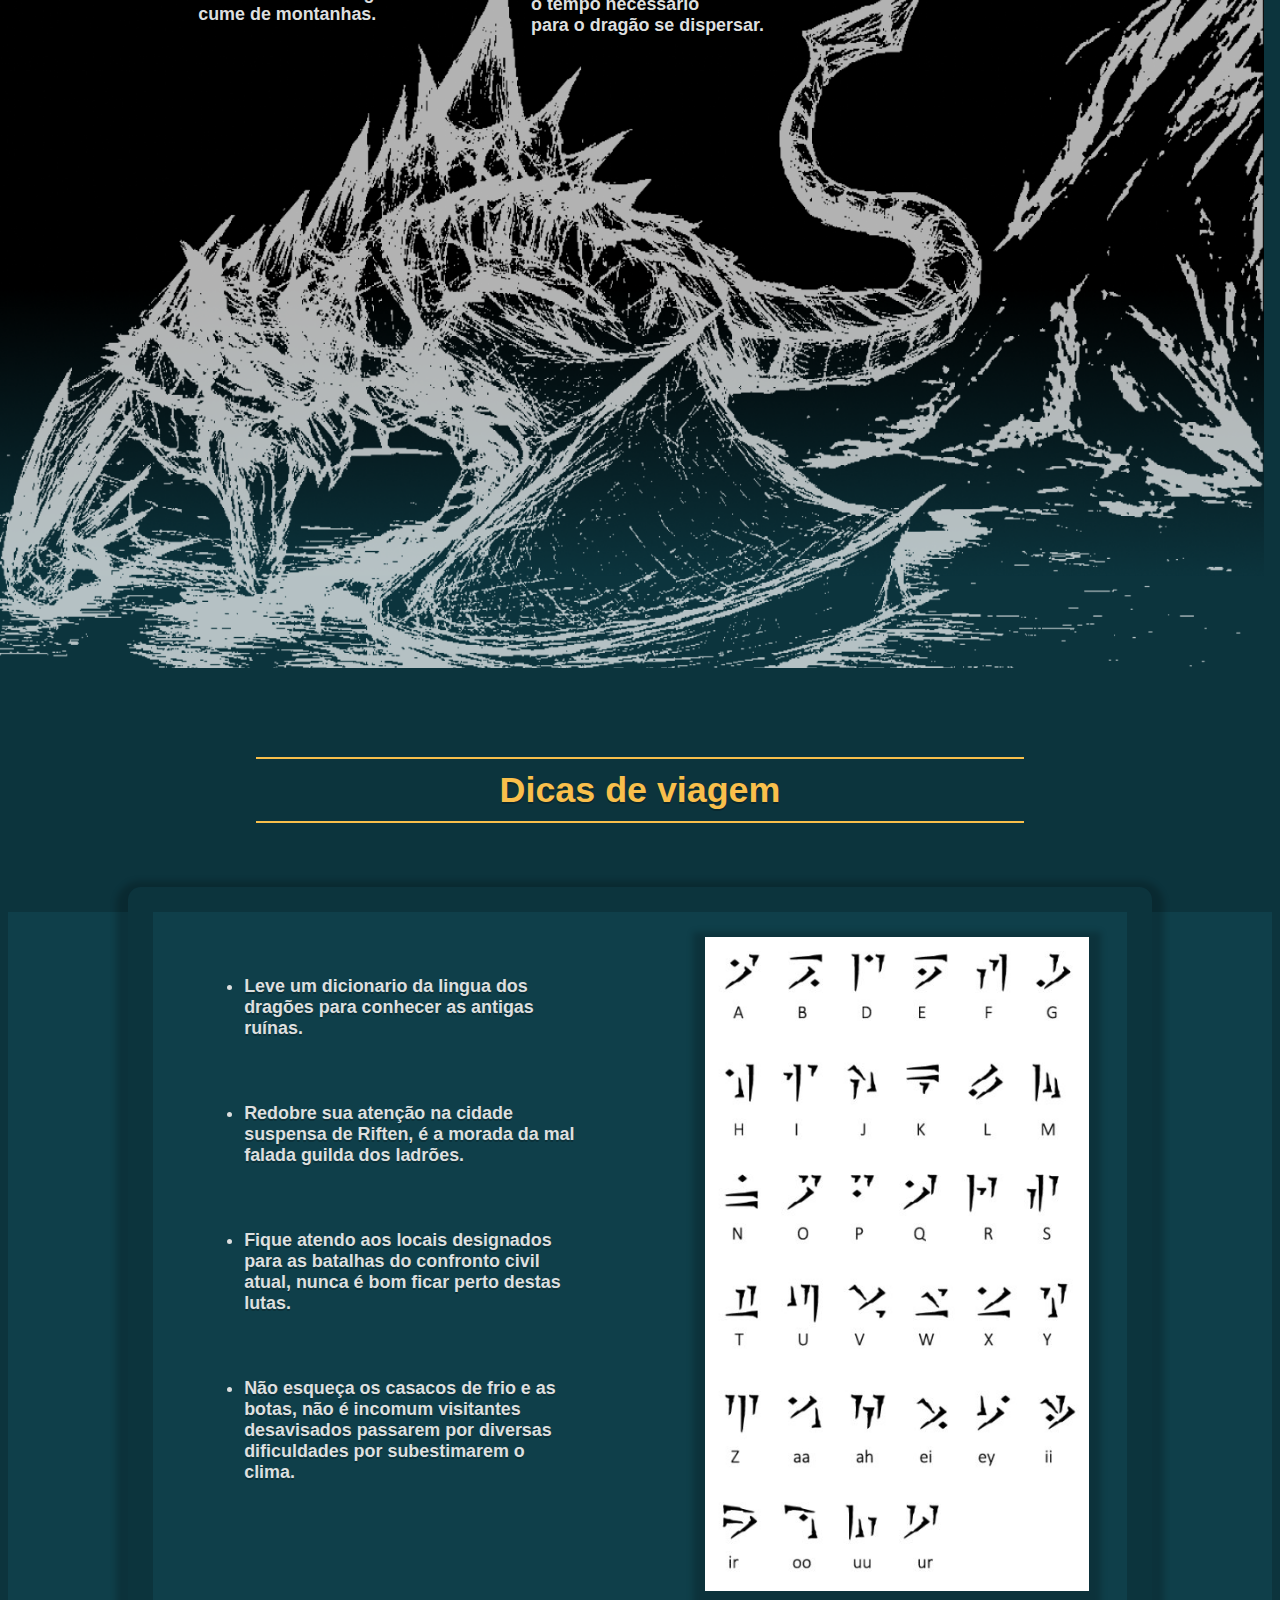
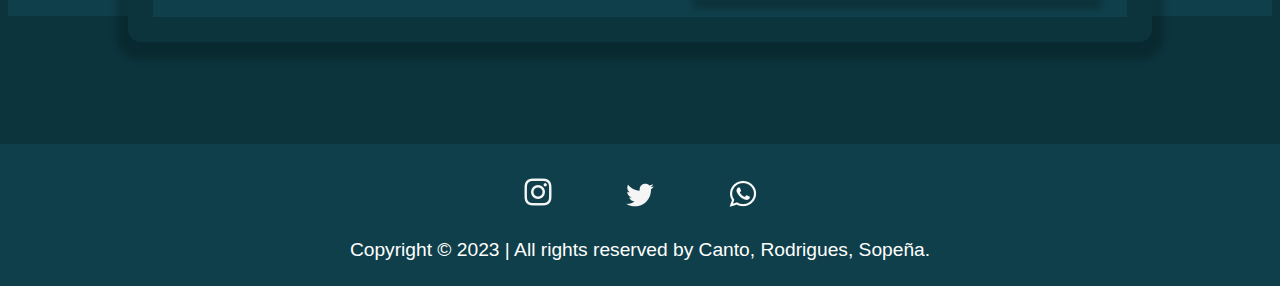
<file: Páginas/Skyrim.html>
<!DOCTYPE html>
<html lang="pt-br">
<head>
    <meta charset="UTF-8">
    <meta http-equiv="X-UA-Compatible" content="IE=edge">
    <meta name="viewport" content="width=device-width, initial-scale=1.0">
    <link rel="stylesheet" href="Estilos/Paginas.css">
    <link rel="icon" href="imgs/main/M_Title_Icon.png"/>
    <title>Província de Skyrim</title>
</head>
<body>
    <nav>
        <a href="../index.html"><img src="imgs/Pg_Skyrim/Dream_Trails_Logo.png" alt="LOGO" class="logo"></a>
        <a href="Viagens.html"><p>Viagens</p></a>
        <a href="Agendar.html"><p>Agendar</p></a>
        <a href="Autores.html"><p>Autores</p></a>
        <img src="imgs/Pg_Skyrim/lupa.png" alt="Lupa" class="lupa">
    </nav>
    <div class="container">
        <header>
            <img src="imgs/Pg_Skyrim/banner.png" alt="Banner" class="banner">
            <div>
                <p class="">Província de Skyrim</p>
                <p>Um mundo de fantasia medieval como nenhum outro</p>
              </div>
        </header>
        <main>
            <div class="Navegação">
                <div class="caixas">
                    <a href="#Introdução">
                        <img src="imgs/Pg_Skyrim/Navegação_Introdução.png" alt="">
                        <p class="titulo">Introdução</p>
                    </a>
                </div>
                <div class="caixas">
                    <a href="#Pontos_Turisticos">
                        <img src="imgs/Pg_Skyrim/Navegação_PontosTuristicos.png" alt="">
                        <p class="titulo">Pontos Turísticos</p>
                    </a>
                </div>
                <div class="caixas">
                    <a href="#hospedagem e alimentação">
                        <img src="imgs/Pg_Skyrim/Navegação_hospedagem e alimentação.png" alt="">
                        <p class="titulo">Hospedagem e alimentação</p>
                    </a>
                </div>
                <div class="caixas">
                    <a href="#Perigos">
                        <img src="imgs/Pg_Skyrim/Navegação_Perigos.png" alt="">
                        <p class="titulo">Perigos</p>
                    </a>
                </div>
                <div class="caixas">
                    <a href="#Dicas de viagem">
                        <img src="imgs/Pg_Skyrim/Navegação_Dicas de Viagem.png" alt="">
                        <p class="titulo">Dicas de Viagem</p>
                    </a>
                </div>
            </div>
            <div class="bloco1">
                    <p class="Page_title" id="Introdução">Introdução</p>
                <div>
                    <div>
                        <img src="imgs/Pg_Skyrim/MapaSkyrim.png" alt="">
                        <p>
                            Skyrim, Localizada no norte do grande
                            continente de Thamriel, habitada pelos mais 
                            bravos guerreiros, titulados como nórdicos, 
                            reconhecida  por seu glacial clima e suas 
                            longas estepes e temida por sua interminável
                            guerra civil, além de claro, seus temíveis dragões.
                        </p>
                    </div>
                </div>
            </div>
            <div class="bloco2">
                <p class="Page_title" id="Pontos_Turisticos">Pontos Turísticos</p>
                <div>
                    <div>
                        <p class="Sub_title">Santuário de Azura</p>
                        <img src="imgs/Pg_Skyrim/Estatua_Azura.png" alt="Estatua_Azura" class="Estatua_Azura">
                        <div>
                            <p class="blc_2Text">O local de perigrinação religiosa mais intensa de toda Skyrim, além da construção artifical mais alta de toda província, é sem dúvida um dos locais indispensáveis para todos que desejam uma verdadeira experiência nórdica.</p>
                            <p class="blc_2Text2">O templo tem como objetivo glorificar a deusa Princesa Daétrica Azura, também conhecida como a mãe da rosa ou a rainha da noite estrelada.</p>
                            <img src="imgs/Pg_Skyrim/Desenho_Azura.png" alt="Desenho_Azura" class="Desenho_Azura">
                            <p class="blc_2Text3">O monumento  foi erguido pelos elfos negros vindos e Morrowind em tempos imemoriais. É localizada ao sul de Winterhold, dentre as tempestuosas cordilheiras de montanhas, e em seu território não tem sido difícil encontrar dragões, justamente por isso o trajeto até ela é tido como uma difícil provação que não deve ser realizada individualmente, para fins de segurança.</p>
                        </div>
                    </div>
                </div>
            </div>
            <div class="bloco3">
                <div class="quadro">
                    <p class="Sub_title">Blackreach</p>
                    <p id="descrição">Uma das mais únicas e especiais obras já realizada pelos melhores engenheiros já vistos, os anões, Blackreach, ou Fal'Zhardum Din, na língua dos anões, é uma cidade perdida, que se encontra no subterrâneo, nas cavernas próximas a Winterhold.  </p>
                    <div class="back_img">
                        <p>Um dos motivos de ser única dentre todas as contruções já feitas, é claramente ser feita pelas mais brilhantes mentes da contrução, mas além disso, há outra razão de sua extraordinária forma, o material utilizado.</p>
                        <div>
                                <p>
                                    O material utilizado é chamado de
                                    Aetherium, valorizado por ter características mágicas em sua composição e comportamento, além de claro, sua resistência e seu intenso brilho característico.
                                    Foi descoberto e utilizado pelos anões, esta cidade perdida foi a sua primeira e mais rica utilização,
                                    devido a estar logo abaixo do que era a mina mais prolifera de seu tempo. 
                                </p>
                                <img src="imgs/Pg_Skyrim/Blackreach_front.png" alt="">
                        </div>
                    </div>
                </div>
            </div>
            <div class="bloco4">
                <img src="imgs/Pg_Skyrim/Cloud.png" alt="nuvemEsq" id="nuvemEsq">
                <img src="imgs/Pg_Skyrim/Cloud.png" alt="nuvemDir" id="nuvemDir">
                <div class="Quadrado">
                    <p class="Sub_title">Solitude </p>
                    <div>
                        <img src="imgs/Pg_Skyrim/Solitude.png" alt="Solitude" id="Solitude">
                        <p id="Solitude_Local">A maior cidade da província de Skyrim, e sua capital, Solitude se destaca por sua arquitetura única, e feiras de comércio que atraem pessoas de toda Thamriel. A Capital está localizada na costa leste de uma península em Haafingar, no extremo noroeste de Skyrim. A cidade foi construída sobre um cabo na foz do rio Karth e tem um porto no próprio rio.</p>
                        <div>
                            <img src="imgs/Pg_Skyrim/Solitude_map.png" alt="Solitude_map">
                            <p>Solitude fica em um arco natural, dando ao seu porto o tão necessário abrigo dos ventos fortes do Mar dos assombrado. A maior parte do transporte em Solitude é administrada pela Compania do Império do Leste, financiada pelo Império. A cidade também tem como atração, a renomada universidade de bardos, onde seus alunos tocam até mesmo na corte do próprio imperador em Cyrodill</p>
                        </div>
                    </div>
                </div>
            </div>
            <div class="bloco5">
                <p class="Page_title" id="hospedagem e alimentação">Hospedagem e Alimentação</p>
                <div class="Quadrado">
                    <div id="Quadrado_amarelo">
                        <img src="imgs/Pg_Skyrim/Hospedagem.png" alt="Hospedagem" id="Hospedagem">
                        <p id="pousadas">A província nórdica detém um notável sistema de pousadas provincias, podendo ser encontrada ao menos uma delas, em cada cidade principal, e inclusive em algumas aldeias, além de claro, das confortáveis tavernas, que estão sempre prontas, para receber viajantes.</p>
                        <div>
                            <img src="imgs/Pg_Skyrim/Alimentação.png" alt="Alimentação">
                            <p>A alimentação em Skyrim tem como base, a carne de animais da região, como ovelhas ou cordeiros, vegetais, e diversos doces típicos, feitos principalmente com frutas vermelhas, além de claro, os típicos ensopados servidos nas pousadas locais.</p>
                        </div>
                    </div>
                </div>
            </div>
            <div class="bloco6">
                <p class="Page_title" id="Perigos">Perigos da Região</p>
                <div class="Quadrado">
                    <div class="aranha">
                        <img src="imgs/Pg_Skyrim/Aranha.png" alt="Aranha">
                        <p>É necessário extrema cautela ao encontrar aranhas venenosas, normalmente encontradas em cavernas ou no litoral, o recomendado é a retirada do local, em caso de ser picado a recomendação é se dirigir a corte mais próxima, e solicitar um antídoto ao mago da corte. </p>
                    </div>
                    <div class="dragões">
                        <p class="txt1">Mas claro, o maior perigo de toda Skyrim, e talvez de toda Thamriel são os temidos dragões, encontrados normalmente em regiões abertas ou cume de montanhas.</p>
                        <p class="txt2">A indicação é que fuja o mais rápido e urgentemente possível, e caso esteja próximo de uma caverna, ou cidade, adentre, procure um local coberto e aguarde o tempo necessário<br> para o dragão se dispersar.</p>
                    </div>
                </div>
            </div>
            <div class="bloco7">
                <p class="Page_title" id="Dicas de viagem">Dicas de viagem</p>
                <div class="Quadrado">
                    <div class="q2">                   
                    <div class="dicas">
                            <ul>
                                <li>Leve um dicionario da lingua dos dragões  para conhecer as antigas ruínas.</li>
                                <li>Redobre sua atenção na cidade suspensa de Riften, é a morada da mal falada guilda dos ladrões.</li>
                                <li>Fique atendo aos locais designados para as batalhas do confronto civil atual, nunca é bom ficar perto destas lutas.</li>
                                <li>Não esqueça os casacos de frio e as botas, não é incomum visitantes desavisados passarem por diversas dificuldades por subestimarem o clima. </li>
                            </ul>
                            <img src="imgs/Pg_Skyrim/Alfabeto.png" alt="">
                    </div>
                </div>
                </div>
            </div>
        </main>
        <footer>
            <div>
              <img src="imgs/main/Intagram.png" alt="Instagram Symbol">
              <img src="imgs/main/Twitter.png" alt="Twitter Symbol">
              <img src="imgs/main/Whatsapp.png" alt="Whatsapp Symbol" class="whats">
            </div>
            <p id="Copyright">Copyright © 2023 | All rights reserved by Canto, Rodrigues, Sopeña.</p>
          </footer>
    </div>
</body>
</html>
</file>
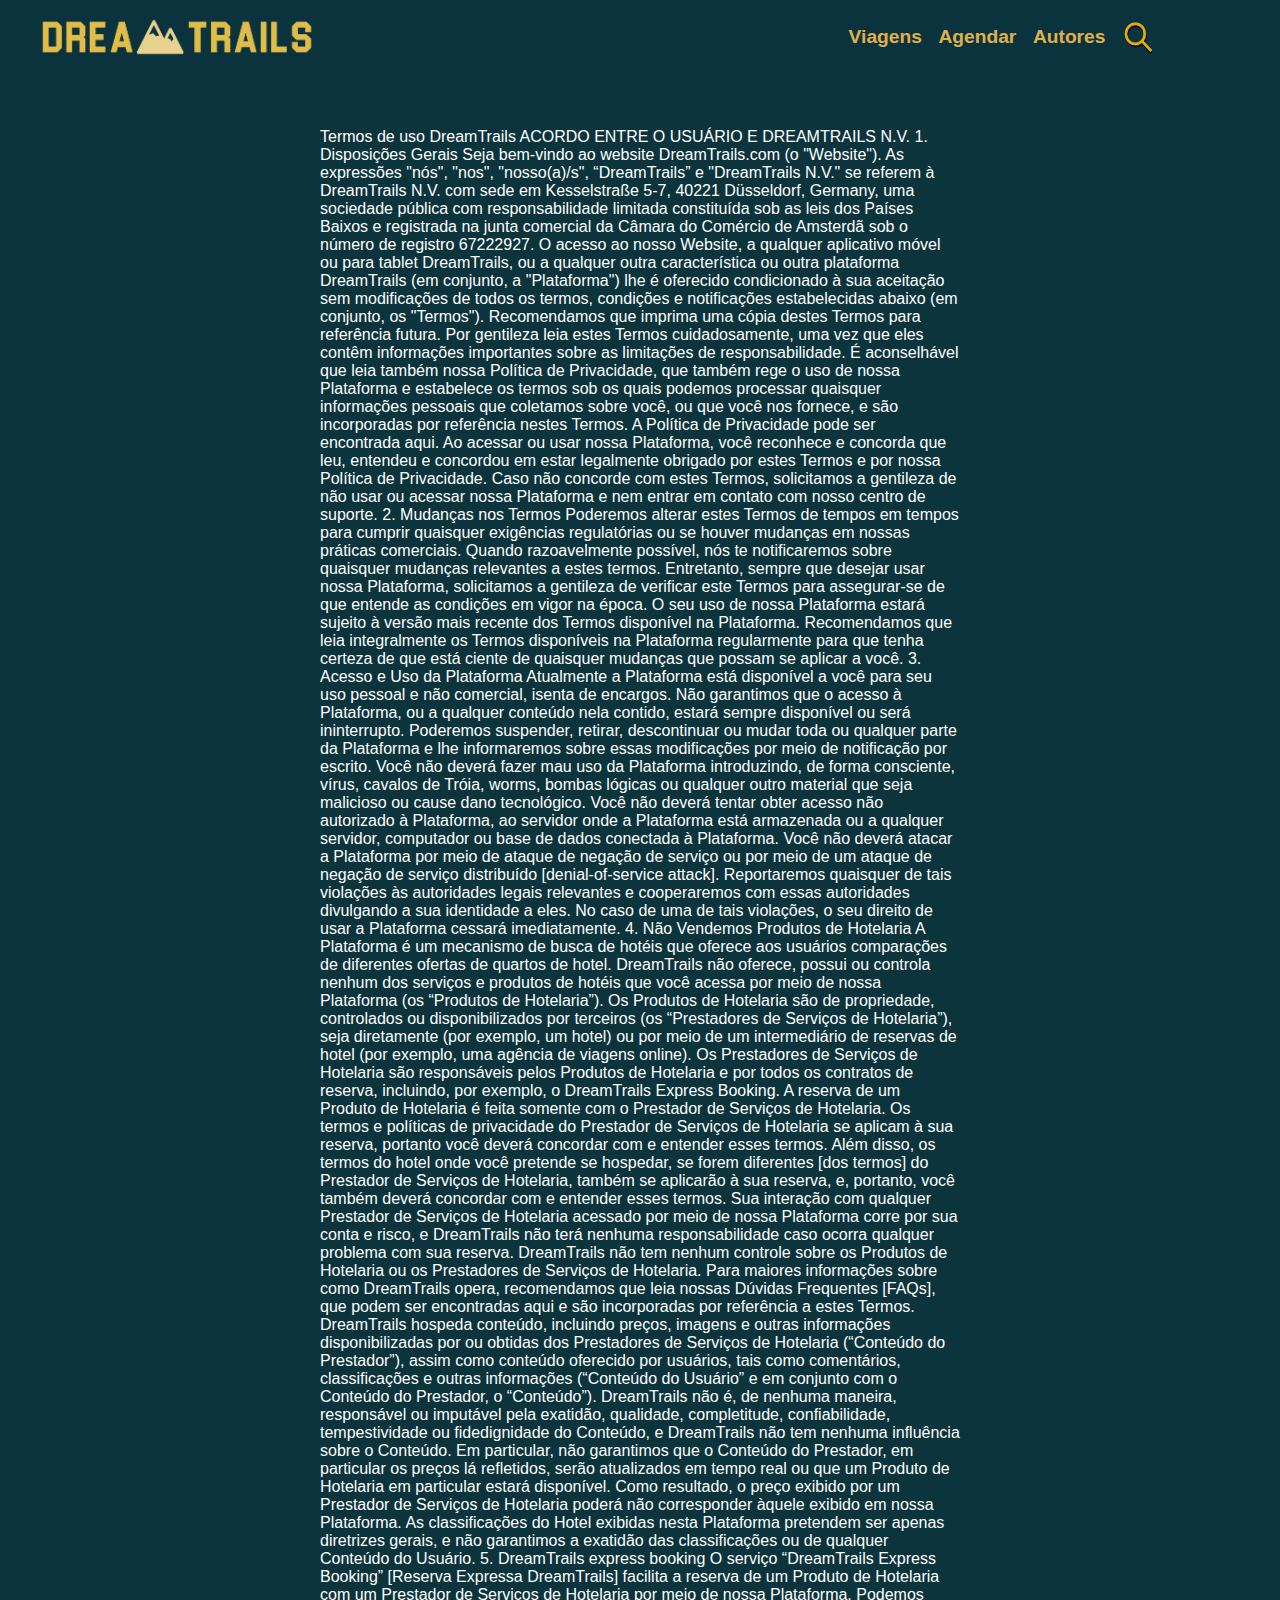
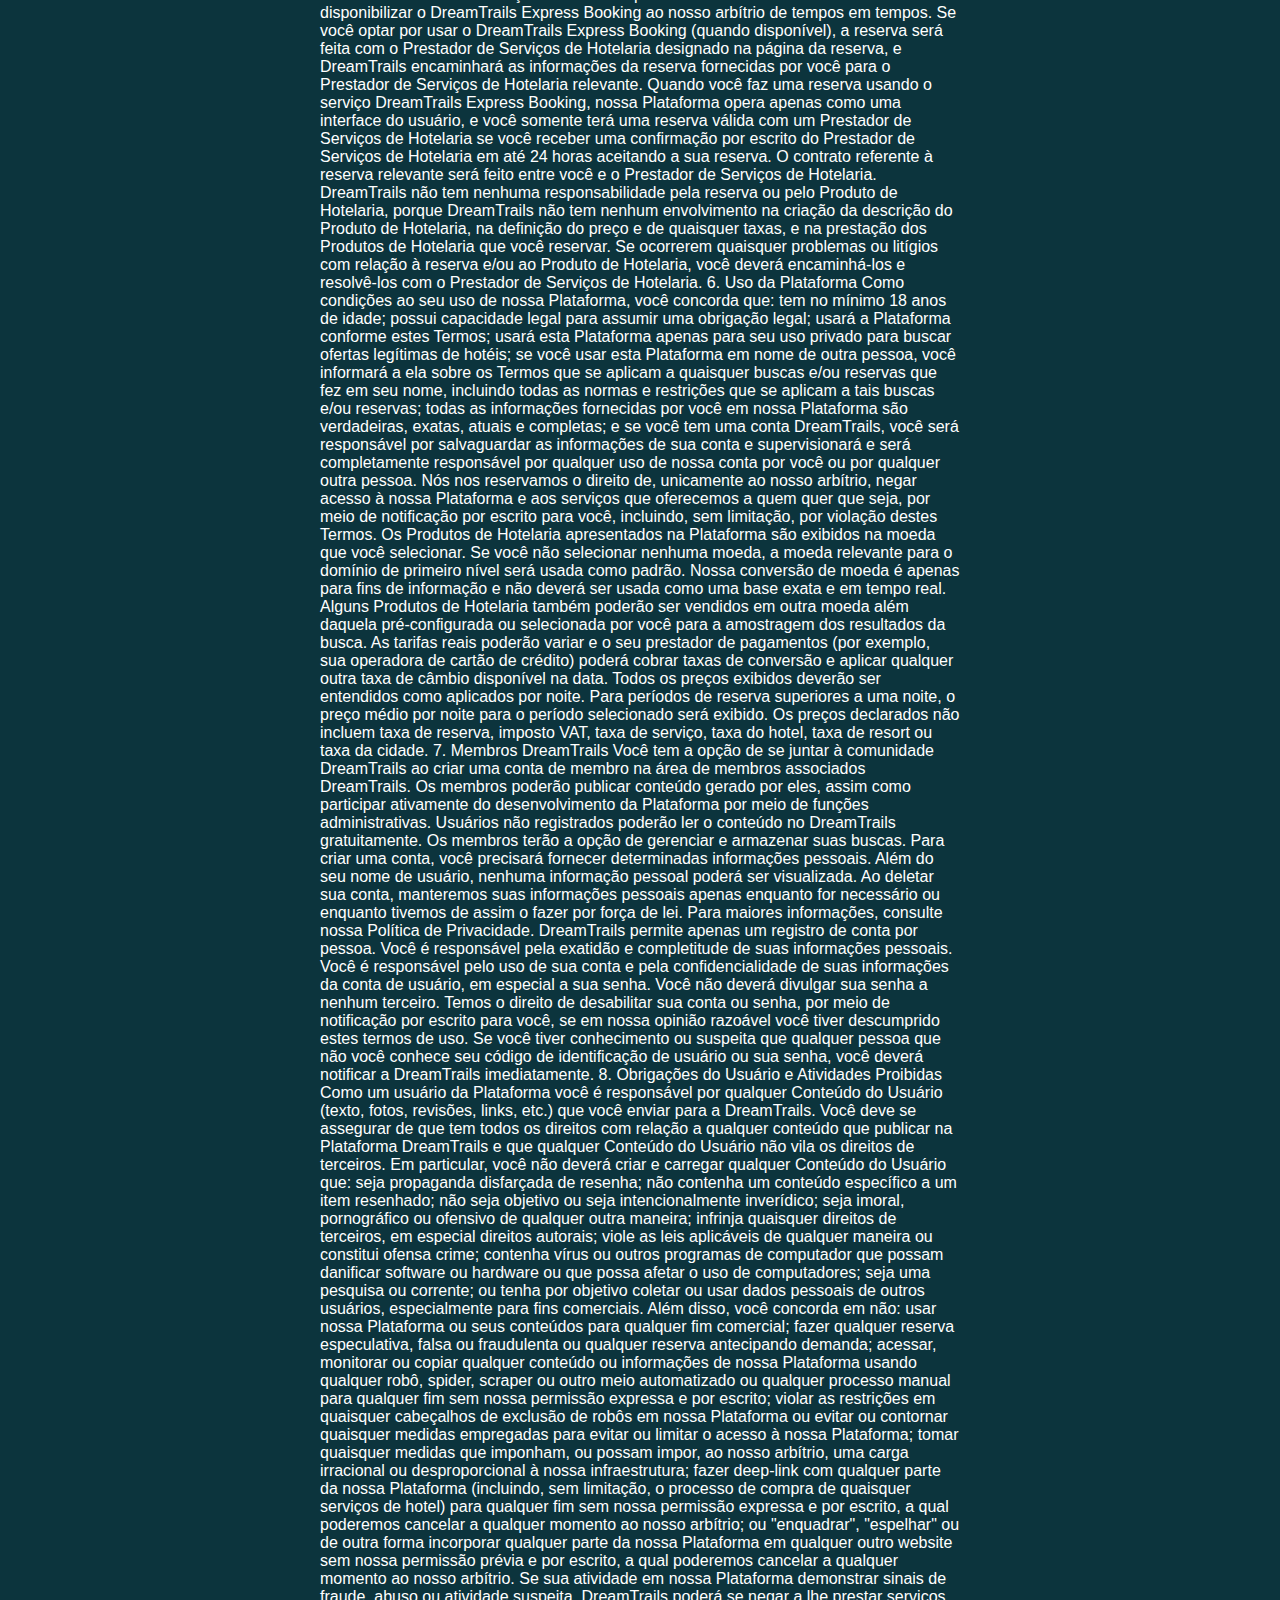
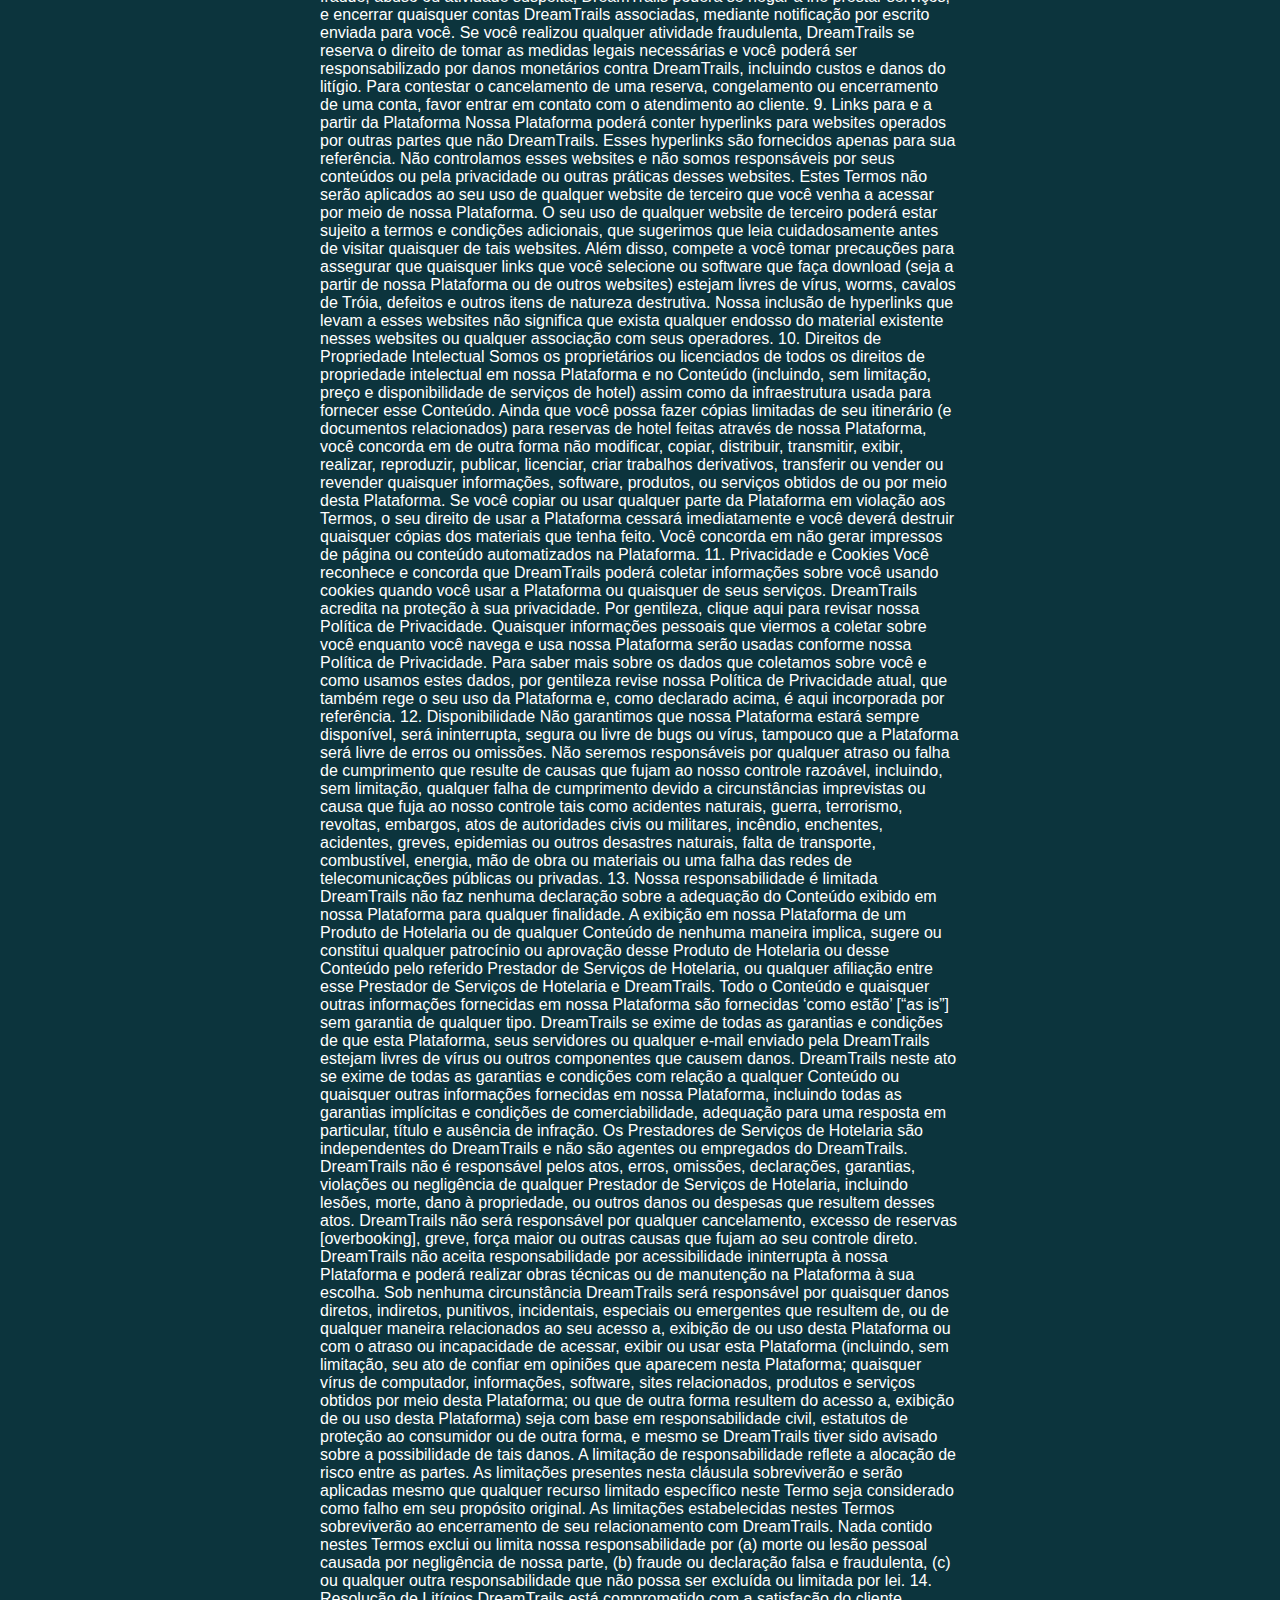
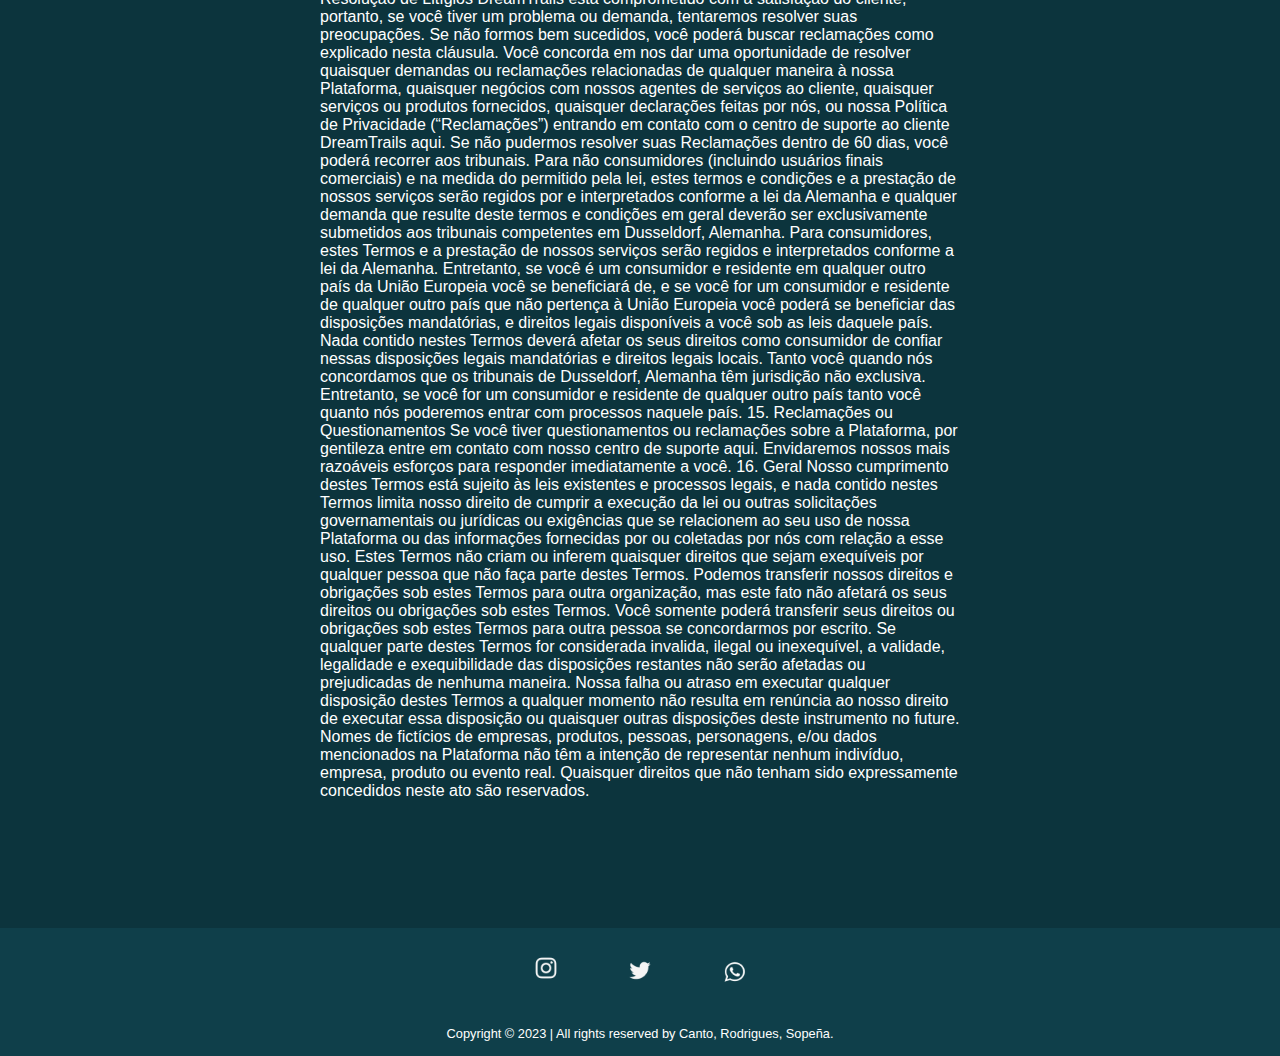
<file: Páginas/termo.html>
<!DOCTYPE html>
<html lang="pt-br">
<head>
    <meta charset="UTF-8">
    <meta http-equiv="X-UA-Compatible" content="IE=edge">
    <meta name="viewport" content="width=device-width, initial-scale=1.0">
    <link rel="stylesheet" href="Estilos/termos.css">
    <link rel="icon" href="imgs/main/M_Title_Icon.png"/>
    <title>Termos e Condições</title>
</head>
<body>
    <nav>
        <a href="../index.html"><img src="imgs/Pg_Skyrim/Dream_Trails_Logo.png" alt="LOGO" class="logo"></a>
        <a href="Viagens.html"><p>Viagens</p></a>
        <a href="Agendar.html"><p>Agendar</p></a>
        <a href="Autores.html"><p>Autores</p></a>
        <img src="imgs/Pg_Skyrim/lupa.png" alt="Lupa" class="lupa">
    </nav>
    <div class="termo">
        <p>
            Termos de uso
DreamTrails
ACORDO ENTRE O USUÁRIO E DREAMTRAILS N.V.
1. Disposições Gerais
Seja bem-vindo ao website DreamTrails.com (o "Website"). As expressões "nós", "nos", "nosso(a)/s", “DreamTrails” e "DreamTrails N.V." se referem à DreamTrails N.V. com sede em Kesselstraße 5-7, 40221 Düsseldorf, Germany, uma sociedade pública com responsabilidade limitada constituída sob as leis dos Países Baixos e registrada na junta comercial da Câmara do Comércio de Amsterdã sob o número de registro 67222927. O acesso ao nosso Website, a qualquer aplicativo móvel ou para tablet DreamTrails, ou a qualquer outra característica ou outra plataforma DreamTrails (em conjunto, a "Plataforma") lhe é oferecido condicionado à sua aceitação sem modificações de todos os termos, condições e notificações estabelecidas abaixo (em conjunto, os "Termos"). Recomendamos que imprima uma cópia destes Termos para referência futura. Por gentileza leia estes Termos cuidadosamente, uma vez que eles contêm informações importantes sobre as limitações de responsabilidade. É aconselhável que leia também nossa Política de Privacidade, que também rege o uso de nossa Plataforma e estabelece os termos sob os quais podemos processar quaisquer informações pessoais que coletamos sobre você, ou que você nos fornece, e são incorporadas por referência nestes Termos. A Política de Privacidade pode ser encontrada aqui. Ao acessar ou usar nossa Plataforma, você reconhece e concorda que leu, entendeu e concordou em estar legalmente obrigado por estes Termos e por nossa Política de Privacidade. Caso não concorde com estes Termos, solicitamos a gentileza de não usar ou acessar nossa Plataforma e nem entrar em contato com nosso centro de suporte.

2. Mudanças nos Termos
Poderemos alterar estes Termos de tempos em tempos para cumprir quaisquer exigências regulatórias ou se houver mudanças em nossas práticas comerciais. Quando razoavelmente possível, nós te notificaremos sobre quaisquer mudanças relevantes a estes termos. Entretanto, sempre que desejar usar nossa Plataforma, solicitamos a gentileza de verificar este Termos para assegurar-se de que entende as condições em vigor na época. O seu uso de nossa Plataforma estará sujeito à versão mais recente dos Termos disponível na Plataforma. Recomendamos que leia integralmente os Termos disponíveis na Plataforma regularmente para que tenha certeza de que está ciente de quaisquer mudanças que possam se aplicar a você.

3. Acesso e Uso da Plataforma
Atualmente a Plataforma está disponível a você para seu uso pessoal e não comercial, isenta de encargos.

Não garantimos que o acesso à Plataforma, ou a qualquer conteúdo nela contido, estará sempre disponível ou será ininterrupto. Poderemos suspender, retirar, descontinuar ou mudar toda ou qualquer parte da Plataforma e lhe informaremos sobre essas modificações por meio de notificação por escrito.

Você não deverá fazer mau uso da Plataforma introduzindo, de forma consciente, vírus, cavalos de Tróia, worms, bombas lógicas ou qualquer outro material que seja malicioso ou cause dano tecnológico. Você não deverá tentar obter acesso não autorizado à Plataforma, ao servidor onde a Plataforma está armazenada ou a qualquer servidor, computador ou base de dados conectada à Plataforma. Você não deverá atacar a Plataforma por meio de ataque de negação de serviço ou por meio de um ataque de negação de serviço distribuído [denial-of-service attack]. Reportaremos quaisquer de tais violações às autoridades legais relevantes e cooperaremos com essas autoridades divulgando a sua identidade a eles. No caso de uma de tais violações, o seu direito de usar a Plataforma cessará imediatamente.

4. Não Vendemos Produtos de Hotelaria
A Plataforma é um mecanismo de busca de hotéis que oferece aos usuários comparações de diferentes ofertas de quartos de hotel. DreamTrails não oferece, possui ou controla nenhum dos serviços e produtos de hotéis que você acessa por meio de nossa Plataforma (os “Produtos de Hotelaria”). Os Produtos de Hotelaria são de propriedade, controlados ou disponibilizados por terceiros (os “Prestadores de Serviços de Hotelaria”), seja diretamente (por exemplo, um hotel) ou por meio de um intermediário de reservas de hotel (por exemplo, uma agência de viagens online). Os Prestadores de Serviços de Hotelaria são responsáveis pelos Produtos de Hotelaria e por todos os contratos de reserva, incluindo, por exemplo, o DreamTrails Express Booking. A reserva de um Produto de Hotelaria é feita somente com o Prestador de Serviços de Hotelaria. Os termos e políticas de privacidade do Prestador de Serviços de Hotelaria se aplicam à sua reserva, portanto você deverá concordar com e entender esses termos. Além disso, os termos do hotel onde você pretende se hospedar, se forem diferentes [dos termos] do Prestador de Serviços de Hotelaria, também se aplicarão à sua reserva, e, portanto, você também deverá concordar com e entender esses termos. Sua interação com qualquer Prestador de Serviços de Hotelaria acessado por meio de nossa Plataforma corre por sua conta e risco, e DreamTrails não terá nenhuma responsabilidade caso ocorra qualquer problema com sua reserva. DreamTrails não tem nenhum controle sobre os Produtos de Hotelaria ou os Prestadores de Serviços de Hotelaria. Para maiores informações sobre como DreamTrails opera, recomendamos que leia nossas Dúvidas Frequentes [FAQs], que podem ser encontradas aqui e são incorporadas por referência a estes Termos.

DreamTrails hospeda conteúdo, incluindo preços, imagens e outras informações disponibilizadas por ou obtidas dos Prestadores de Serviços de Hotelaria (“Conteúdo do Prestador”), assim como conteúdo oferecido por usuários, tais como comentários, classificações e outras informações (“Conteúdo do Usuário” e em conjunto com o Conteúdo do Prestador, o “Conteúdo”). DreamTrails não é, de nenhuma maneira, responsável ou imputável pela exatidão, qualidade, completitude, confiabilidade, tempestividade ou fidedignidade do Conteúdo, e DreamTrails não tem nenhuma influência sobre o Conteúdo. Em particular, não garantimos que o Conteúdo do Prestador, em particular os preços lá refletidos, serão atualizados em tempo real ou que um Produto de Hotelaria em particular estará disponível. Como resultado, o preço exibido por um Prestador de Serviços de Hotelaria poderá não corresponder àquele exibido em nossa Plataforma. As classificações do Hotel exibidas nesta Plataforma pretendem ser apenas diretrizes gerais, e não garantimos a exatidão das classificações ou de qualquer Conteúdo do Usuário.

5. DreamTrails express booking
O serviço “DreamTrails Express Booking” [Reserva Expressa DreamTrails] facilita a reserva de um Produto de Hotelaria com um Prestador de Serviços de Hotelaria por meio de nossa Plataforma. Podemos disponibilizar o DreamTrails Express Booking ao nosso arbítrio de tempos em tempos. Se você optar por usar o DreamTrails Express Booking (quando disponível), a reserva será feita com o Prestador de Serviços de Hotelaria designado na página da reserva, e DreamTrails encaminhará as informações da reserva fornecidas por você para o Prestador de Serviços de Hotelaria relevante. Quando você faz uma reserva usando o serviço DreamTrails Express Booking, nossa Plataforma opera apenas como uma interface do usuário, e você somente terá uma reserva válida com um Prestador de Serviços de Hotelaria se você receber uma confirmação por escrito do Prestador de Serviços de Hotelaria em até 24 horas aceitando a sua reserva. O contrato referente à reserva relevante será feito entre você e o Prestador de Serviços de Hotelaria. DreamTrails não tem nenhuma responsabilidade pela reserva ou pelo Produto de Hotelaria, porque DreamTrails não tem nenhum envolvimento na criação da descrição do Produto de Hotelaria, na definição do preço e de quaisquer taxas, e na prestação dos Produtos de Hotelaria que você reservar. Se ocorrerem quaisquer problemas ou litígios com relação à reserva e/ou ao Produto de Hotelaria, você deverá encaminhá-los e resolvê-los com o Prestador de Serviços de Hotelaria.

6. Uso da Plataforma
Como condições ao seu uso de nossa Plataforma, você concorda que:

tem no mínimo 18 anos de idade;
possui capacidade legal para assumir uma obrigação legal;
usará a Plataforma conforme estes Termos;
usará esta Plataforma apenas para seu uso privado para buscar ofertas legítimas de hotéis;
se você usar esta Plataforma em nome de outra pessoa, você informará a ela sobre os Termos que se aplicam a quaisquer buscas e/ou reservas que fez em seu nome, incluindo todas as normas e restrições que se aplicam a tais buscas e/ou reservas;
todas as informações fornecidas por você em nossa Plataforma são verdadeiras, exatas, atuais e completas; e
se você tem uma conta DreamTrails, você será responsável por salvaguardar as informações de sua conta e supervisionará e será completamente responsável por qualquer uso de nossa conta por você ou por qualquer outra pessoa.
Nós nos reservamos o direito de, unicamente ao nosso arbítrio, negar acesso à nossa Plataforma e aos serviços que oferecemos a quem quer que seja, por meio de notificação por escrito para você, incluindo, sem limitação, por violação destes Termos.

Os Produtos de Hotelaria apresentados na Plataforma são exibidos na moeda que você selecionar. Se você não selecionar nenhuma moeda, a moeda relevante para o domínio de primeiro nível será usada como padrão. Nossa conversão de moeda é apenas para fins de informação e não deverá ser usada como uma base exata e em tempo real. Alguns Produtos de Hotelaria também poderão ser vendidos em outra moeda além daquela pré-configurada ou selecionada por você para a amostragem dos resultados da busca. As tarifas reais poderão variar e o seu prestador de pagamentos (por exemplo, sua operadora de cartão de crédito) poderá cobrar taxas de conversão e aplicar qualquer outra taxa de câmbio disponível na data.

Todos os preços exibidos deverão ser entendidos como aplicados por noite. Para períodos de reserva superiores a uma noite, o preço médio por noite para o período selecionado será exibido.

Os preços declarados não incluem taxa de reserva, imposto VAT, taxa de serviço, taxa do hotel, taxa de resort ou taxa da cidade.

7. Membros DreamTrails
Você tem a opção de se juntar à comunidade DreamTrails ao criar uma conta de membro na área de membros associados DreamTrails. Os membros poderão publicar conteúdo gerado por eles, assim como participar ativamente do desenvolvimento da Plataforma por meio de funções administrativas. Usuários não registrados poderão ler o conteúdo no DreamTrails gratuitamente.

Os membros terão a opção de gerenciar e armazenar suas buscas. Para criar uma conta, você precisará fornecer determinadas informações pessoais. Além do seu nome de usuário, nenhuma informação pessoal poderá ser visualizada. Ao deletar sua conta, manteremos suas informações pessoais apenas enquanto for necessário ou enquanto tivemos de assim o fazer por força de lei. Para maiores informações, consulte nossa Política de Privacidade.

DreamTrails permite apenas um registro de conta por pessoa. Você é responsável pela exatidão e completitude de suas informações pessoais.

Você é responsável pelo uso de sua conta e pela confidencialidade de suas informações da conta de usuário, em especial a sua senha. Você não deverá divulgar sua senha a nenhum terceiro. Temos o direito de desabilitar sua conta ou senha, por meio de notificação por escrito para você, se em nossa opinião razoável você tiver descumprido estes termos de uso. Se você tiver conhecimento ou suspeita que qualquer pessoa que não você conhece seu código de identificação de usuário ou sua senha, você deverá notificar a DreamTrails imediatamente.

8. Obrigações do Usuário e Atividades Proibidas
Como um usuário da Plataforma você é responsável por qualquer Conteúdo do Usuário (texto, fotos, revisões, links, etc.) que você enviar para a DreamTrails. Você deve se assegurar de que tem todos os direitos com relação a qualquer conteúdo que publicar na Plataforma DreamTrails e que qualquer Conteúdo do Usuário não vila os direitos de terceiros.

Em particular, você não deverá criar e carregar qualquer Conteúdo do Usuário que:

seja propaganda disfarçada de resenha;
não contenha um conteúdo específico a um item resenhado;
não seja objetivo ou seja intencionalmente inverídico;
seja imoral, pornográfico ou ofensivo de qualquer outra maneira;
infrinja quaisquer direitos de terceiros, em especial direitos autorais;
viole as leis aplicáveis de qualquer maneira ou constitui ofensa crime;
contenha vírus ou outros programas de computador que possam danificar software ou hardware ou que possa afetar o uso de computadores;
seja uma pesquisa ou corrente; ou
tenha por objetivo coletar ou usar dados pessoais de outros usuários, especialmente para fins comerciais.
Além disso, você concorda em não:

usar nossa Plataforma ou seus conteúdos para qualquer fim comercial;
fazer qualquer reserva especulativa, falsa ou fraudulenta ou qualquer reserva antecipando demanda;
acessar, monitorar ou copiar qualquer conteúdo ou informações de nossa Plataforma usando qualquer robô, spider, scraper ou outro meio automatizado ou qualquer processo manual para qualquer fim sem nossa permissão expressa e por escrito;
violar as restrições em quaisquer cabeçalhos de exclusão de robôs em nossa Plataforma ou evitar ou contornar quaisquer medidas empregadas para evitar ou limitar o acesso à nossa Plataforma;
tomar quaisquer medidas que imponham, ou possam impor, ao nosso arbítrio, uma carga irracional ou desproporcional à nossa infraestrutura;
fazer deep-link com qualquer parte da nossa Plataforma (incluindo, sem limitação, o processo de compra de quaisquer serviços de hotel) para qualquer fim sem nossa permissão expressa e por escrito, a qual poderemos cancelar a qualquer momento ao nosso arbítrio; ou
"enquadrar", "espelhar" ou de outra forma incorporar qualquer parte da nossa Plataforma em qualquer outro website sem nossa permissão prévia e por escrito, a qual poderemos cancelar a qualquer momento ao nosso arbítrio.
Se sua atividade em nossa Plataforma demonstrar sinais de fraude, abuso ou atividade suspeita, DreamTrails poderá se negar a lhe prestar serviços, e encerrar quaisquer contas DreamTrails associadas, mediante notificação por escrito enviada para você. Se você realizou qualquer atividade fraudulenta, DreamTrails se reserva o direito de tomar as medidas legais necessárias e você poderá ser responsabilizado por danos monetários contra DreamTrails, incluindo custos e danos do litígio. Para contestar o cancelamento de uma reserva, congelamento ou encerramento de uma conta, favor entrar em contato com o atendimento ao cliente.

9. Links para e a partir da Plataforma
Nossa Plataforma poderá conter hyperlinks para websites operados por outras partes que não DreamTrails. Esses hyperlinks são fornecidos apenas para sua referência. Não controlamos esses websites e não somos responsáveis por seus conteúdos ou pela privacidade ou outras práticas desses websites. Estes Termos não serão aplicados ao seu uso de qualquer website de terceiro que você venha a acessar por meio de nossa Plataforma. O seu uso de qualquer website de terceiro poderá estar sujeito a termos e condições adicionais, que sugerimos que leia cuidadosamente antes de visitar quaisquer de tais websites.

Além disso, compete a você tomar precauções para assegurar que quaisquer links que você selecione ou software que faça download (seja a partir de nossa Plataforma ou de outros websites) estejam livres de vírus, worms, cavalos de Tróia, defeitos e outros itens de natureza destrutiva. Nossa inclusão de hyperlinks que levam a esses websites não significa que exista qualquer endosso do material existente nesses websites ou qualquer associação com seus operadores.

10. Direitos de Propriedade Intelectual
Somos os proprietários ou licenciados de todos os direitos de propriedade intelectual em nossa Plataforma e no Conteúdo (incluindo, sem limitação, preço e disponibilidade de serviços de hotel) assim como da infraestrutura usada para fornecer esse Conteúdo. Ainda que você possa fazer cópias limitadas de seu itinerário (e documentos relacionados) para reservas de hotel feitas através de nossa Plataforma, você concorda em de outra forma não modificar, copiar, distribuir, transmitir, exibir, realizar, reproduzir, publicar, licenciar, criar trabalhos derivativos, transferir ou vender ou revender quaisquer informações, software, produtos, ou serviços obtidos de ou por meio desta Plataforma.

Se você copiar ou usar qualquer parte da Plataforma em violação aos Termos, o seu direito de usar a Plataforma cessará imediatamente e você deverá destruir quaisquer cópias dos materiais que tenha feito.

Você concorda em não gerar impressos de página ou conteúdo automatizados na Plataforma.

11. Privacidade e Cookies
Você reconhece e concorda que DreamTrails poderá coletar informações sobre você usando cookies quando você usar a Plataforma ou quaisquer de seus serviços. DreamTrails acredita na proteção à sua privacidade. Por gentileza, clique aqui para revisar nossa Política de Privacidade. Quaisquer informações pessoais que viermos a coletar sobre você enquanto você navega e usa nossa Plataforma serão usadas conforme nossa Política de Privacidade. Para saber mais sobre os dados que coletamos sobre você e como usamos estes dados, por gentileza revise nossa Política de Privacidade atual, que também rege o seu uso da Plataforma e, como declarado acima, é aqui incorporada por referência.

12. Disponibilidade
Não garantimos que nossa Plataforma estará sempre disponível, será ininterrupta, segura ou livre de bugs ou vírus, tampouco que a Plataforma será livre de erros ou omissões.

Não seremos responsáveis por qualquer atraso ou falha de cumprimento que resulte de causas que fujam ao nosso controle razoável, incluindo, sem limitação, qualquer falha de cumprimento devido a circunstâncias imprevistas ou causa que fuja ao nosso controle tais como acidentes naturais, guerra, terrorismo, revoltas, embargos, atos de autoridades civis ou militares, incêndio, enchentes, acidentes, greves, epidemias ou outros desastres naturais, falta de transporte, combustível, energia, mão de obra ou materiais ou uma falha das redes de telecomunicações públicas ou privadas.

13. Nossa responsabilidade é limitada
DreamTrails não faz nenhuma declaração sobre a adequação do Conteúdo exibido em nossa Plataforma para qualquer finalidade. A exibição em nossa Plataforma de um Produto de Hotelaria ou de qualquer Conteúdo de nenhuma maneira implica, sugere ou constitui qualquer patrocínio ou aprovação desse Produto de Hotelaria ou desse Conteúdo pelo referido Prestador de Serviços de Hotelaria, ou qualquer afiliação entre esse Prestador de Serviços de Hotelaria e DreamTrails. Todo o Conteúdo e quaisquer outras informações fornecidas em nossa Plataforma são fornecidas ‘como estão’ [“as is”] sem garantia de qualquer tipo. DreamTrails se exime de todas as garantias e condições de que esta Plataforma, seus servidores ou qualquer e-mail enviado pela DreamTrails estejam livres de vírus ou outros componentes que causem danos. DreamTrails neste ato se exime de todas as garantias e condições com relação a qualquer Conteúdo ou quaisquer outras informações fornecidas em nossa Plataforma, incluindo todas as garantias implícitas e condições de comerciabilidade, adequação para uma resposta em particular, título e ausência de infração.

Os Prestadores de Serviços de Hotelaria são independentes do DreamTrails e não são agentes ou empregados do DreamTrails. DreamTrails não é responsável pelos atos, erros, omissões, declarações, garantias, violações ou negligência de qualquer Prestador de Serviços de Hotelaria, incluindo lesões, morte, dano à propriedade, ou outros danos ou despesas que resultem desses atos. DreamTrails não será responsável por qualquer cancelamento, excesso de reservas [overbooking], greve, força maior ou outras causas que fujam ao seu controle direto. DreamTrails não aceita responsabilidade por acessibilidade ininterrupta à nossa Plataforma e poderá realizar obras técnicas ou de manutenção na Plataforma à sua escolha.

Sob nenhuma circunstância DreamTrails será responsável por quaisquer danos diretos, indiretos, punitivos, incidentais, especiais ou emergentes que resultem de, ou de qualquer maneira relacionados ao seu acesso a, exibição de ou uso desta Plataforma ou com o atraso ou incapacidade de acessar, exibir ou usar esta Plataforma (incluindo, sem limitação, seu ato de confiar em opiniões que aparecem nesta Plataforma; quaisquer vírus de computador, informações, software, sites relacionados, produtos e serviços obtidos por meio desta Plataforma; ou que de outra forma resultem do acesso a, exibição de ou uso desta Plataforma) seja com base em responsabilidade civil, estatutos de proteção ao consumidor ou de outra forma, e mesmo se DreamTrails tiver sido avisado sobre a possibilidade de tais danos.

A limitação de responsabilidade reflete a alocação de risco entre as partes. As limitações presentes nesta cláusula sobreviverão e serão aplicadas mesmo que qualquer recurso limitado específico neste Termo seja considerado como falho em seu propósito original. As limitações estabelecidas nestes Termos sobreviverão ao encerramento de seu relacionamento com DreamTrails.

Nada contido nestes Termos exclui ou limita nossa responsabilidade por (a) morte ou lesão pessoal causada por negligência de nossa parte, (b) fraude ou declaração falsa e fraudulenta, (c) ou qualquer outra responsabilidade que não possa ser excluída ou limitada por lei.

14. Resolução de Litígios
DreamTrails está comprometido com a satisfação do cliente, portanto, se você tiver um problema ou demanda, tentaremos resolver suas preocupações. Se não formos bem sucedidos, você poderá buscar reclamações como explicado nesta cláusula.

Você concorda em nos dar uma oportunidade de resolver quaisquer demandas ou reclamações relacionadas de qualquer maneira à nossa Plataforma, quaisquer negócios com nossos agentes de serviços ao cliente, quaisquer serviços ou produtos fornecidos, quaisquer declarações feitas por nós, ou nossa Política de Privacidade (“Reclamações”) entrando em contato com o centro de suporte ao cliente DreamTrails aqui. Se não pudermos resolver suas Reclamações dentro de 60 dias, você poderá recorrer aos tribunais.

Para não consumidores (incluindo usuários finais comerciais) e na medida do permitido pela lei, estes termos e condições e a prestação de nossos serviços serão regidos por e interpretados conforme a lei da Alemanha e qualquer demanda que resulte deste termos e condições em geral deverão ser exclusivamente submetidos aos tribunais competentes em Dusseldorf, Alemanha.

Para consumidores, estes Termos e a prestação de nossos serviços serão regidos e interpretados conforme a lei da Alemanha. Entretanto, se você é um consumidor e residente em qualquer outro país da União Europeia você se beneficiará de, e se você for um consumidor e residente de qualquer outro país que não pertença à União Europeia você poderá se beneficiar das disposições mandatórias, e direitos legais disponíveis a você sob as leis daquele país. Nada contido nestes Termos deverá afetar os seus direitos como consumidor de confiar nessas disposições legais mandatórias e direitos legais locais. Tanto você quando nós concordamos que os tribunais de Dusseldorf, Alemanha têm jurisdição não exclusiva. Entretanto, se você for um consumidor e residente de qualquer outro país tanto você quanto nós poderemos entrar com processos naquele país.

15. Reclamações ou Questionamentos
Se você tiver questionamentos ou reclamações sobre a Plataforma, por gentileza entre em contato com nosso centro de suporte aqui. Envidaremos nossos mais razoáveis esforços para responder imediatamente a você.

16. Geral
Nosso cumprimento destes Termos está sujeito às leis existentes e processos legais, e nada contido nestes Termos limita nosso direito de cumprir a execução da lei ou outras solicitações governamentais ou jurídicas ou exigências que se relacionem ao seu uso de nossa Plataforma ou das informações fornecidas por ou coletadas por nós com relação a esse uso.

Estes Termos não criam ou inferem quaisquer direitos que sejam exequíveis por qualquer pessoa que não faça parte destes Termos.

Podemos transferir nossos direitos e obrigações sob estes Termos para outra organização, mas este fato não afetará os seus direitos ou obrigações sob estes Termos. Você somente poderá transferir seus direitos ou obrigações sob estes Termos para outra pessoa se concordarmos por escrito.

Se qualquer parte destes Termos for considerada invalida, ilegal ou inexequível, a validade, legalidade e exequibilidade das disposições restantes não serão afetadas ou prejudicadas de nenhuma maneira. Nossa falha ou atraso em executar qualquer disposição destes Termos a qualquer momento não resulta em renúncia ao nosso direito de executar essa disposição ou quaisquer outras disposições deste instrumento no future.

Nomes de fictícios de empresas, produtos, pessoas, personagens, e/ou dados mencionados na Plataforma não têm a intenção de representar nenhum indivíduo, empresa, produto ou evento real.

Quaisquer direitos que não tenham sido expressamente concedidos neste ato são reservados.
        </p>
    </div>
    <footer>
        <div>
          <img src="imgs/main/Intagram.png" alt="Instagram Symbol">
          <img src="imgs/main/Twitter.png" alt="Twitter Symbol">
          <img src="imgs/main/Whatsapp.png" alt="Whatsapp Symbol" class="whats">
        </div>
        <p id="Copyright">Copyright © 2023 | All rights reserved by Canto, Rodrigues, Sopeña.</p>
      </footer>
</body>
</html>
</file>
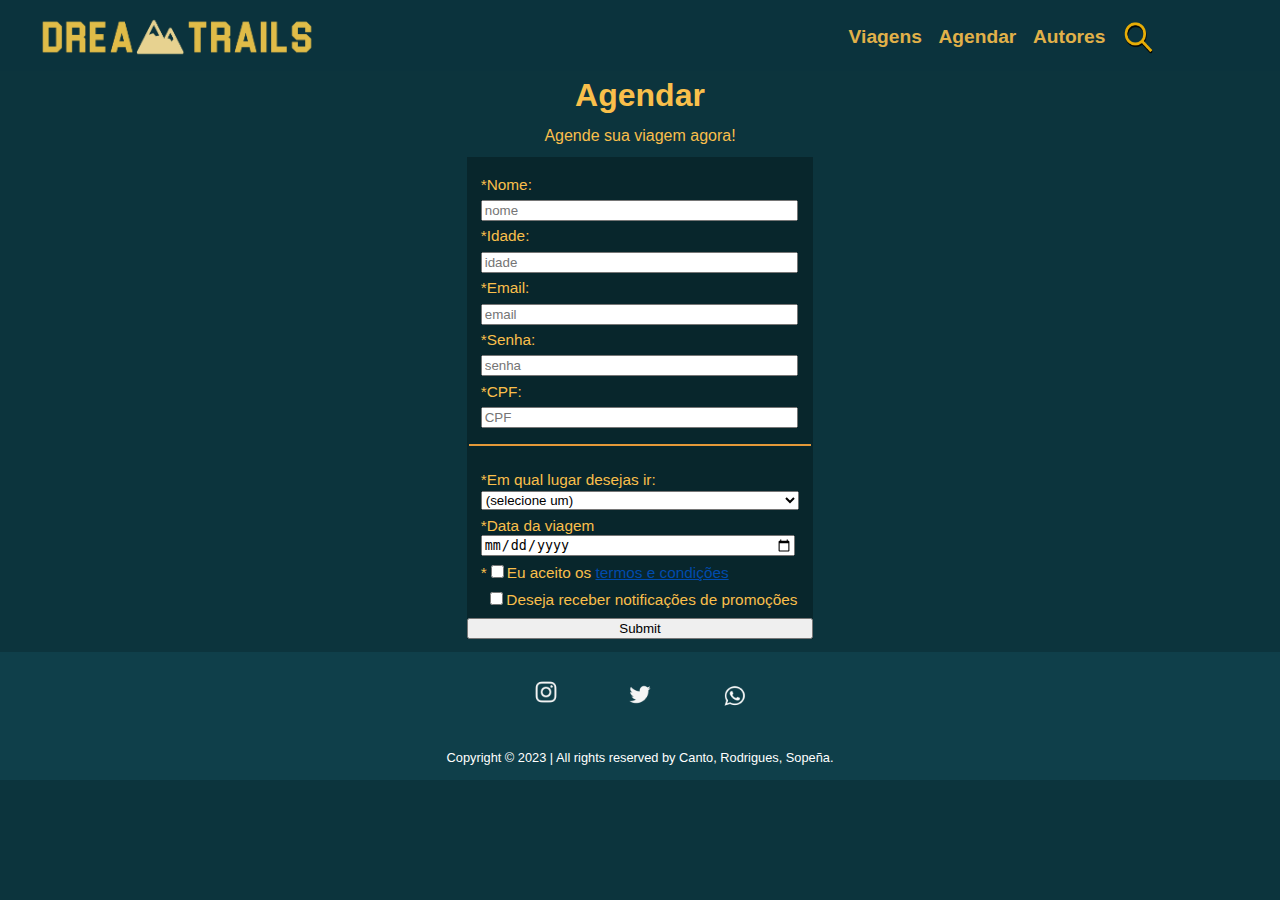
<file: Mpg/Páginas/Agendar.html>
<!DOCTYPE html>
<html lang="pt-br">
<head>
    <meta charset="UTF-8">
    <meta http-equiv="X-UA-Compatible" content="IE=edge">
    <meta name="viewport" content="width=device-width, initial-scale=1.0">
    <link rel="icon" href="imgs/main/M_Title_Icon.png"/>
    <link rel="stylesheet" href="Estilos/Form.css">
    <title>Agendar</title>
</head>
<body>
    <nav>
        <a href="../index.html"><img src="imgs/main/Dream_Trails_Logo.png" alt="LOGO" class="logo"></a>
        <a href=""><p>Viagens</p></a>
        <a href="Agendar.html"><p>Agendar</p></a>
        <a href=""><p>Autores</p></a>
        <img src="imgs/main/lupa.png" alt="Lupa" class="lupa">
    </nav>
    <h1 class="Agendar">Agendar</h1>
    <p class="agora">Agende sua viagem agora!</p>
    <form action="">
        <fieldset class="part1">
            <label for="nome">*Nome:<input type="text" id="nome" placeholder="nome" required></label>
            <label for="idade">*Idade:<input type="number" id="idade" placeholder="idade" required></label>
            <label for="email">*Email:<input type="email" id="email" placeholder="email" required></label>
            <label for="senha">*Senha:<input type="password" id="senha" placeholder="senha" required></label>
            <label for="CPF">*CPF: <input type="text" id="CPF" maxlength="11" minlength="11" placeholder="CPF" required></label>
        </fieldset>
        <fieldset class="part2">
            <label for="place">*Em qual lugar desejas ir:
                <select name="place" id="place" required>
                    <option value="">(selecione um)</option>
                    <option value="1">Skyrim - 50$</option>
                    <option value="2">Monster Hunter - 0.99$</option>
                    <option value="3">Kenshi - 0$</option>
                </select>
            </label>
            <label for="data">*Data da viagem <input type="date" id="data" required></label>
            <label for="termos_condições">*<input type="checkbox" id="termos_condições" required>Eu aceito os <a href="termo.html">termos e condições</a></label>
            <label for="notificações"><input type="checkbox" id="notificações">Deseja receber notificações de promoções</label>
        </fieldset>
        <input type="submit">
    </form>
    <footer>
        <div>
          <img src="imgs/main/Intagram.png" alt="Instagram Symbol">
          <img src="imgs/main/Twitter.png" alt="Twitter Symbol">
          <img src="imgs/main/Whatsapp.png" alt="Whatsapp Symbol" class="whats">
        </div>
        <p id="Copyright">Copyright © 2023 | All rights reserved by Canto, Rodrigues, Sopeña.</p>
      </footer>
</body>
</html>
</file>
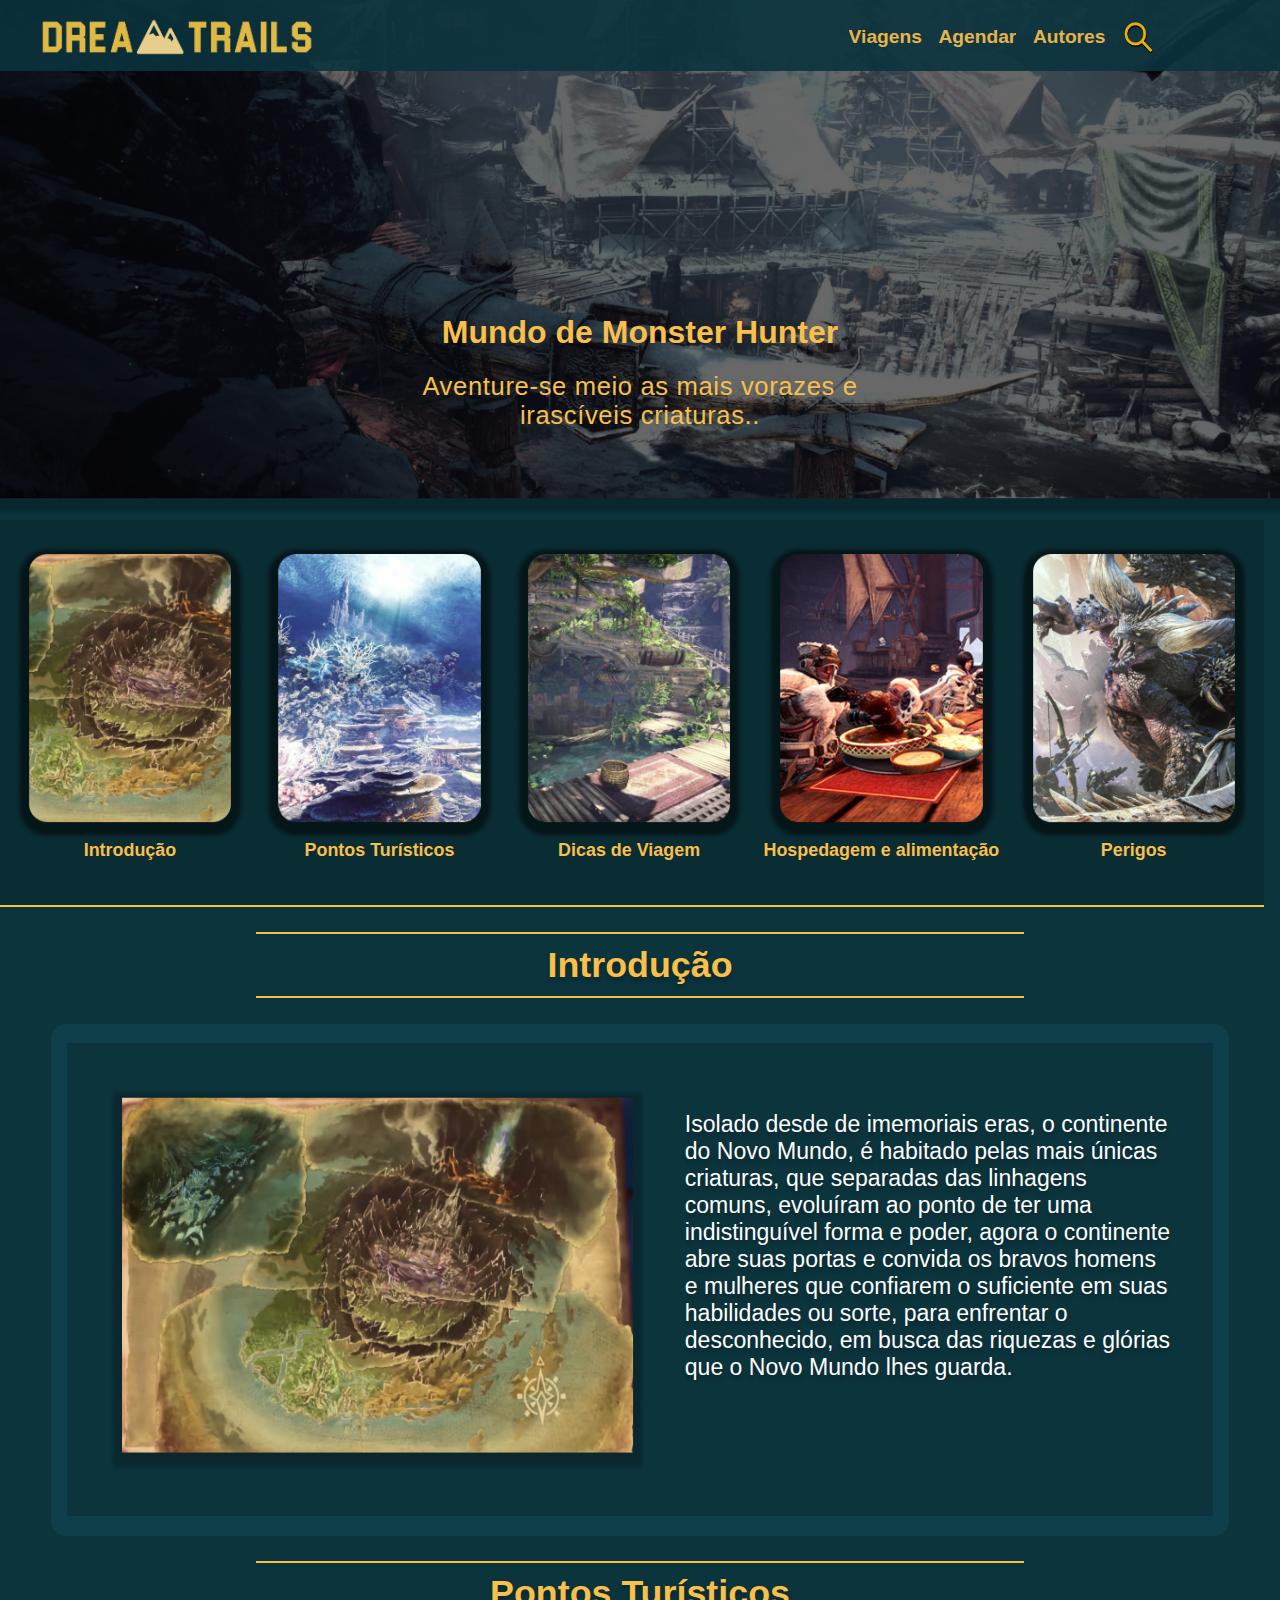
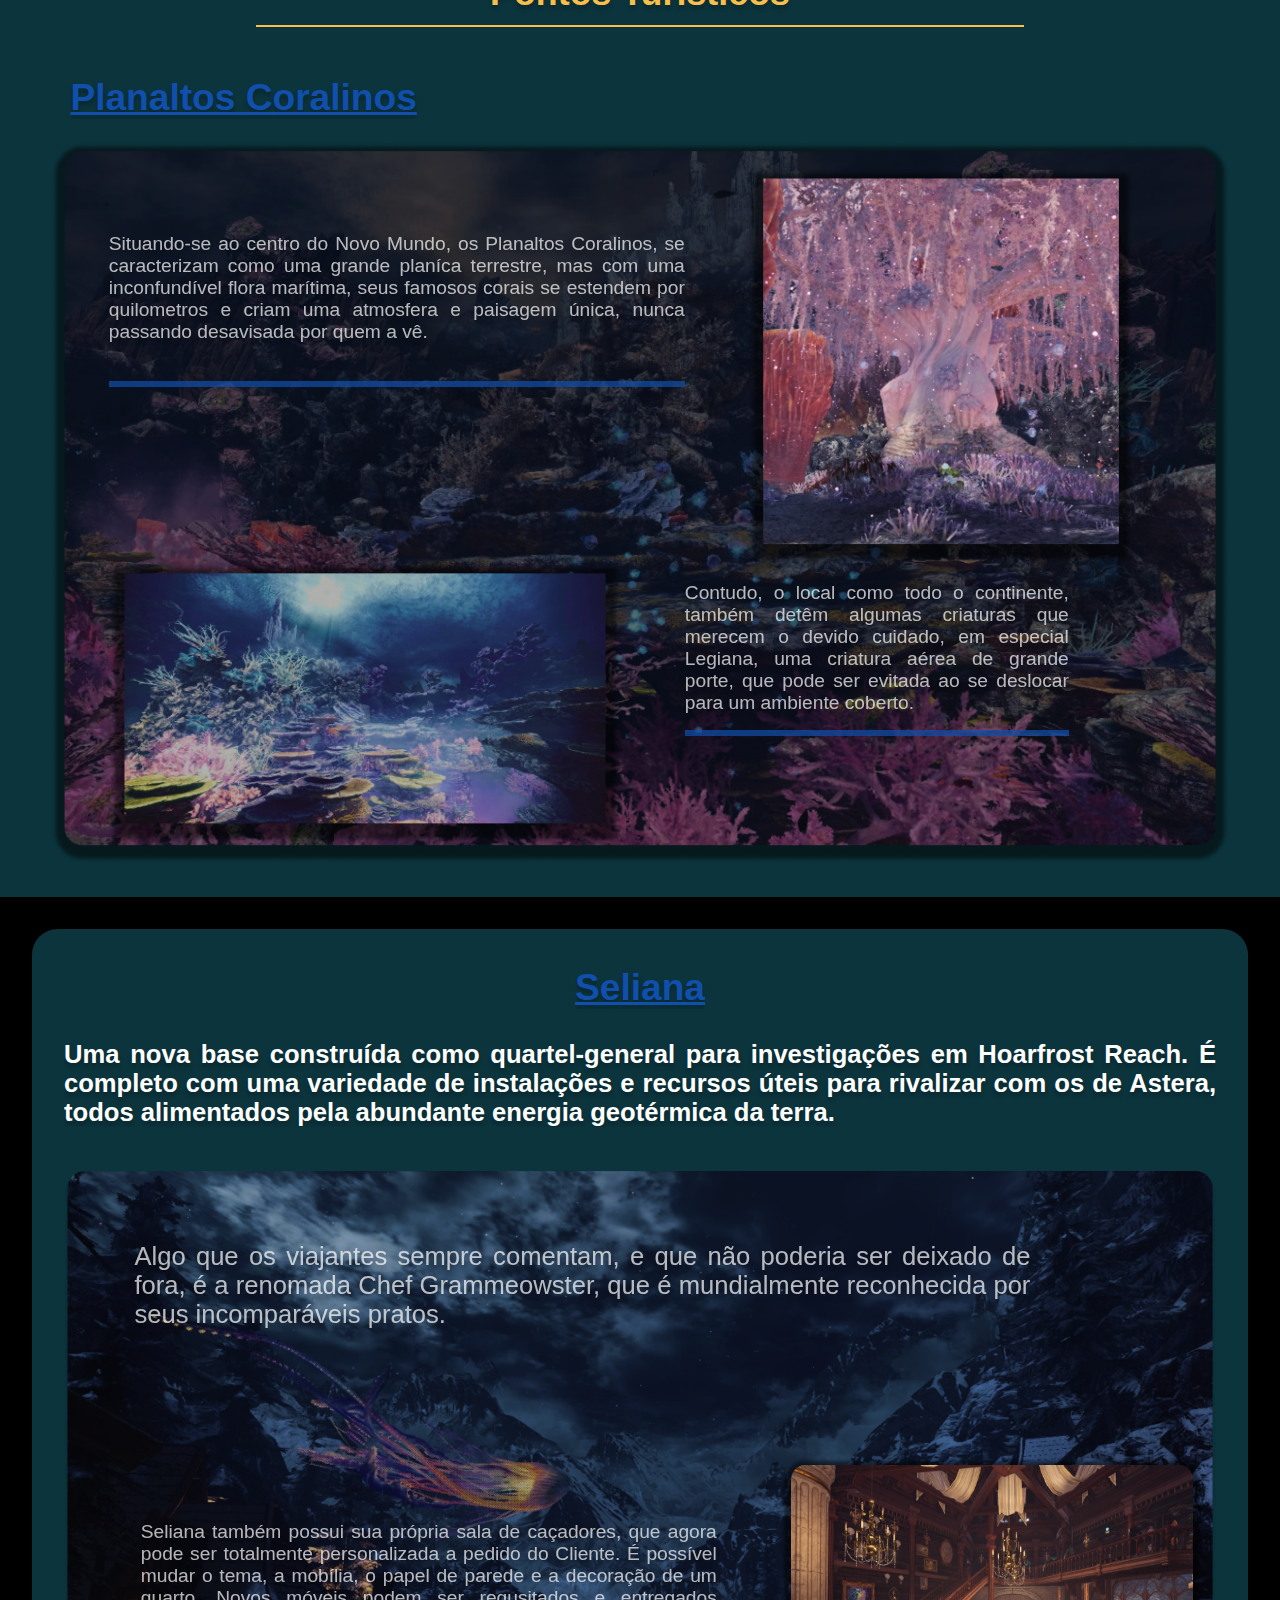
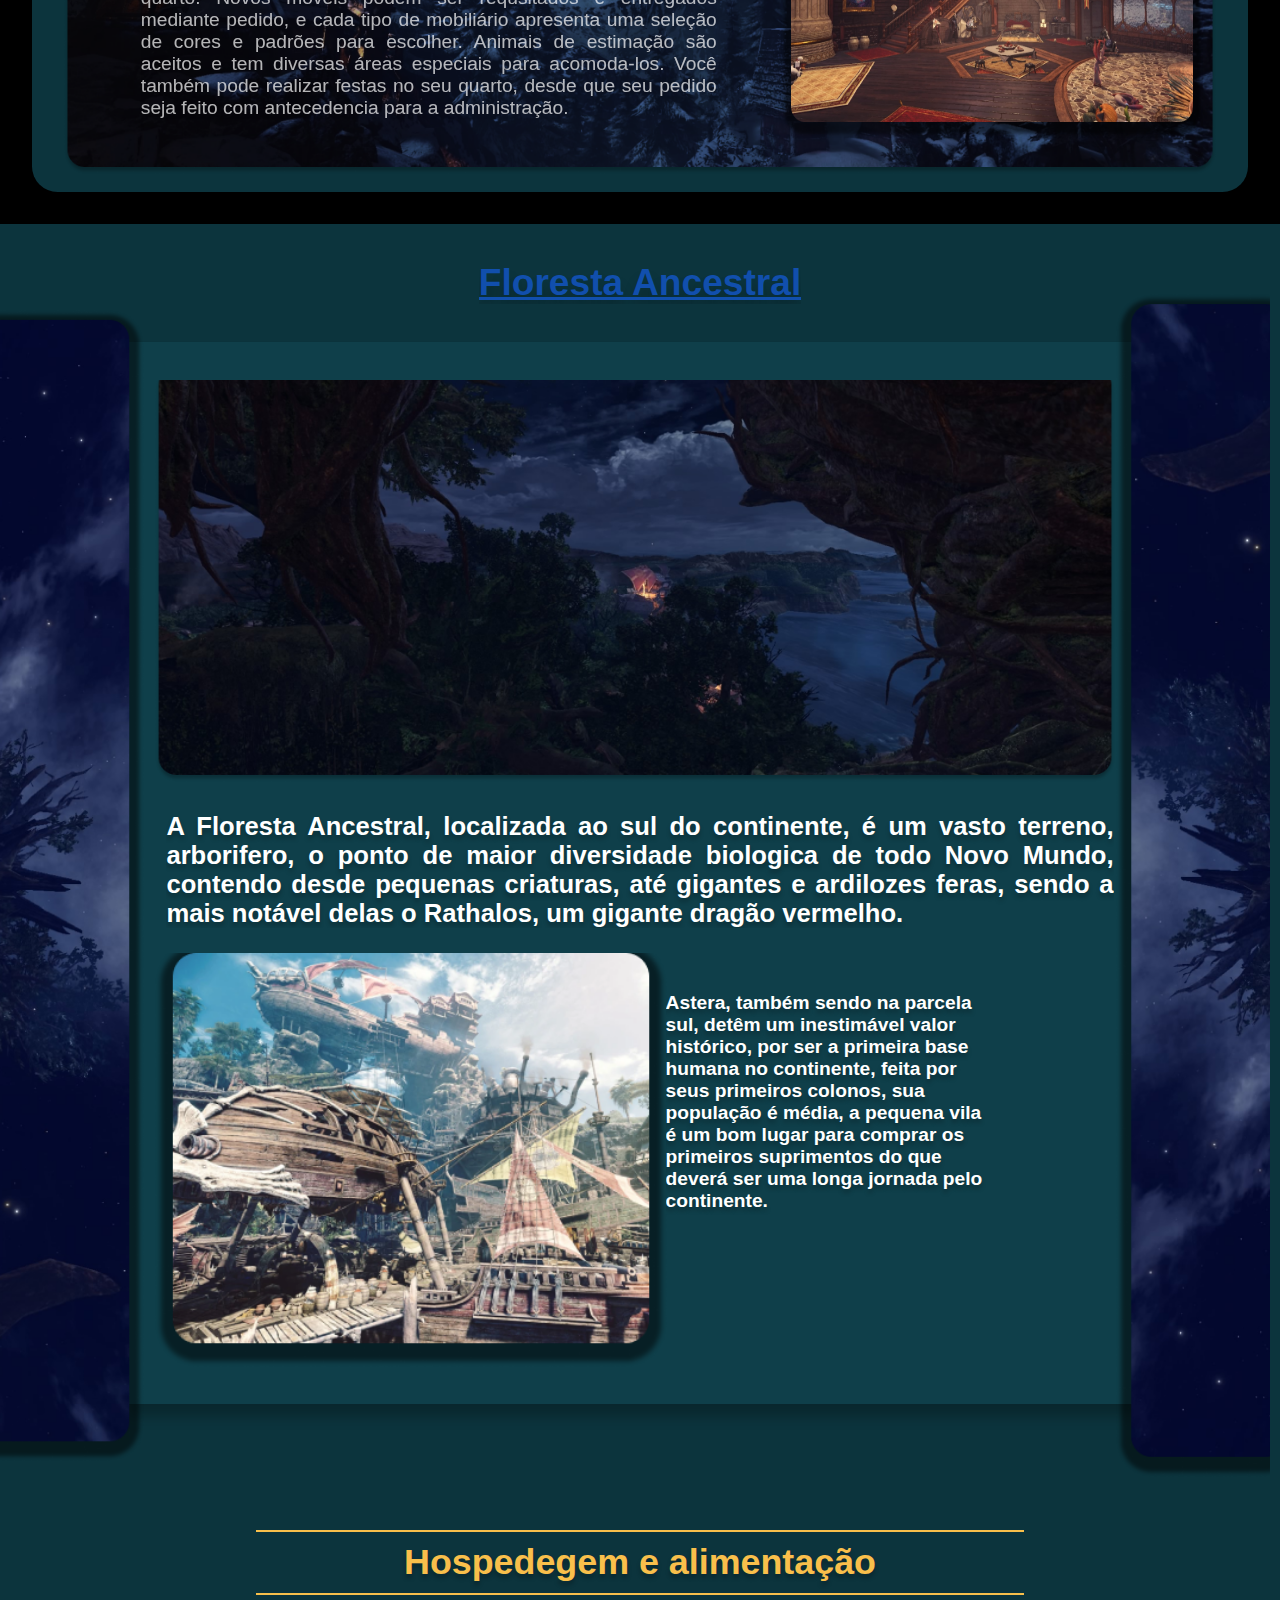
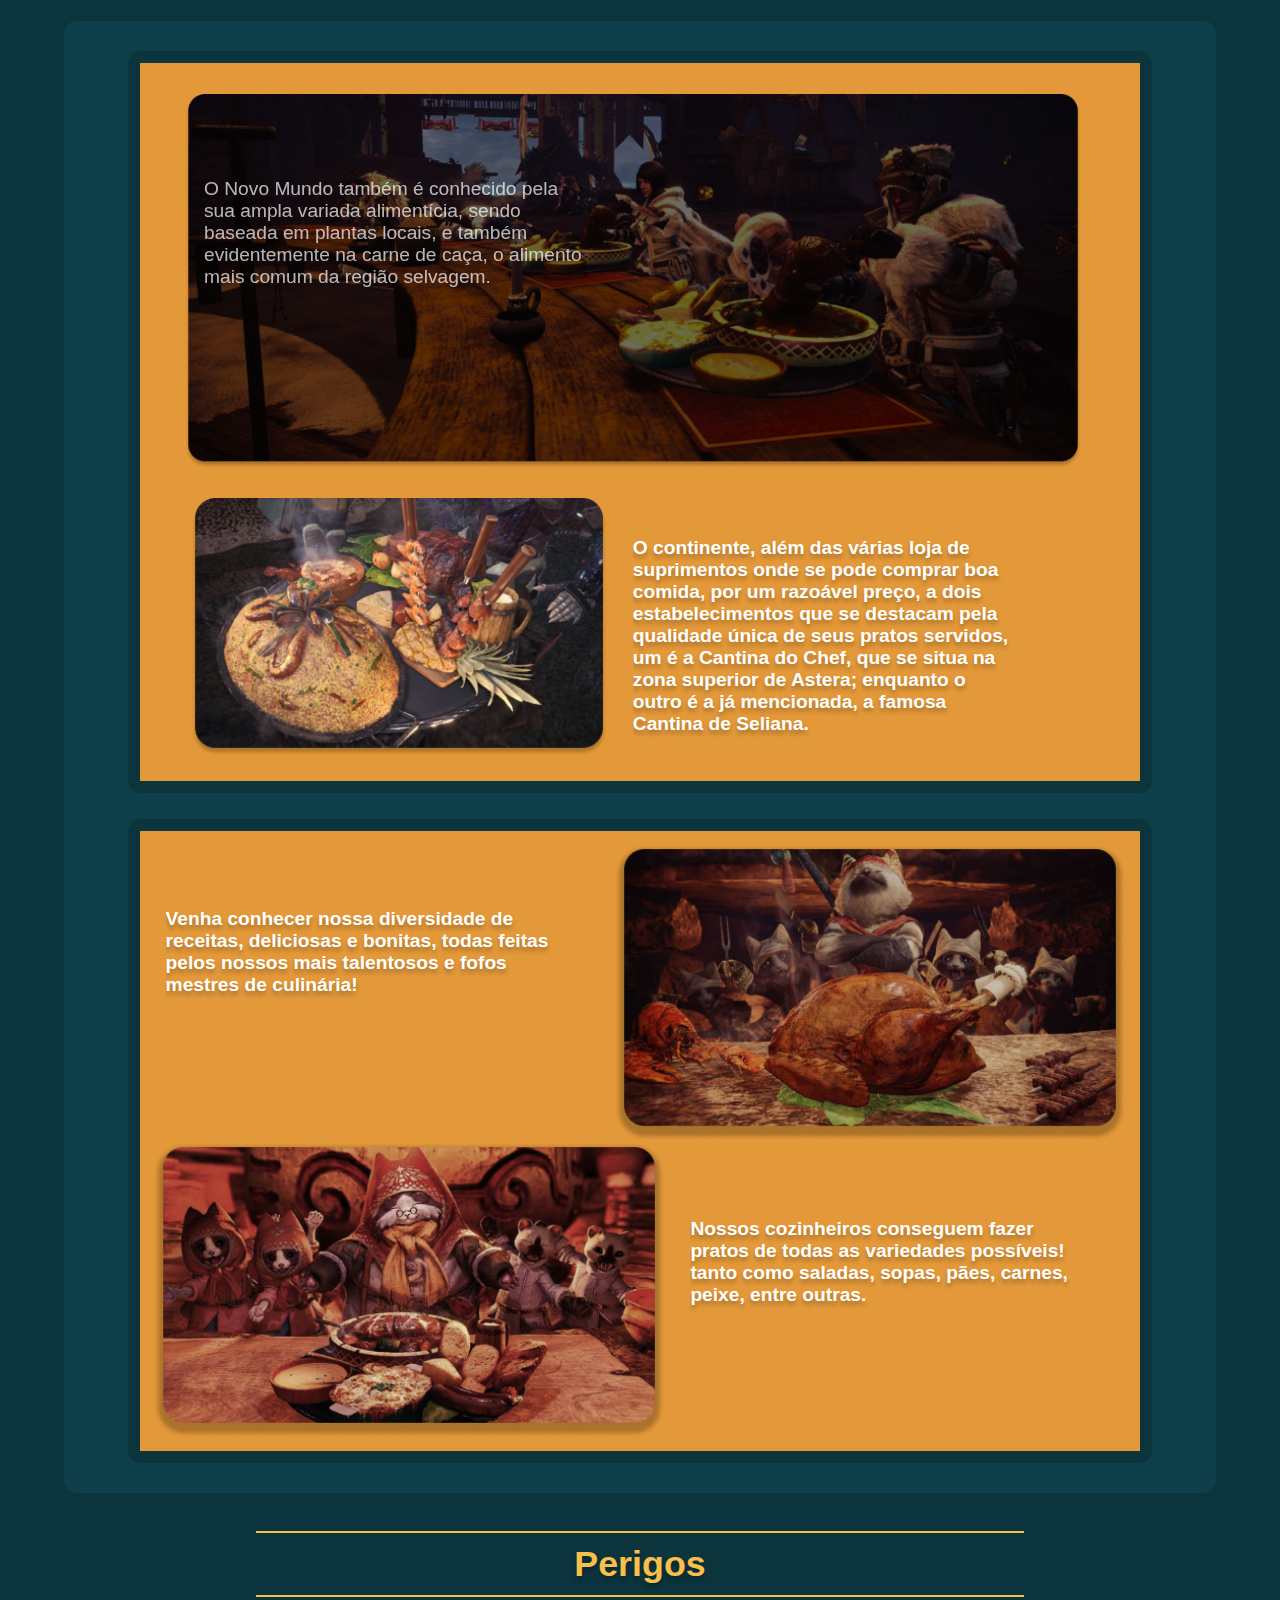
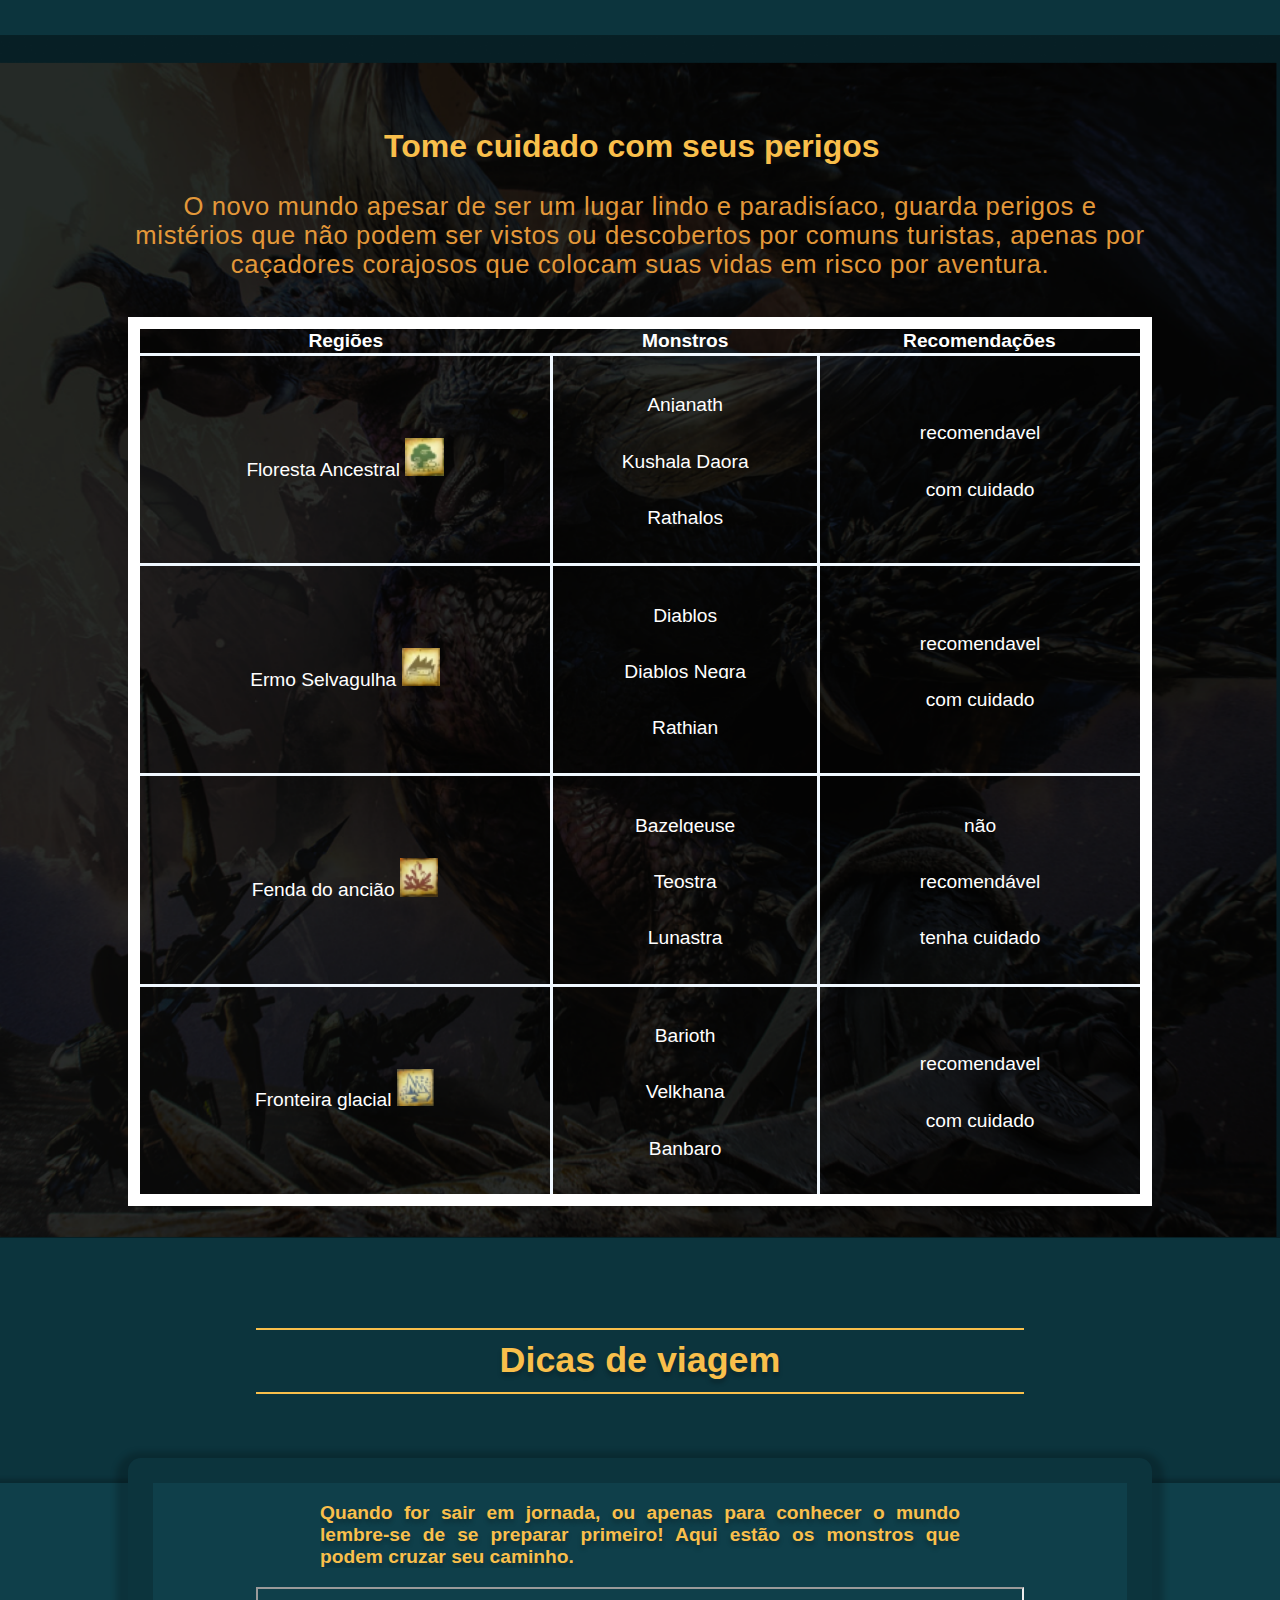
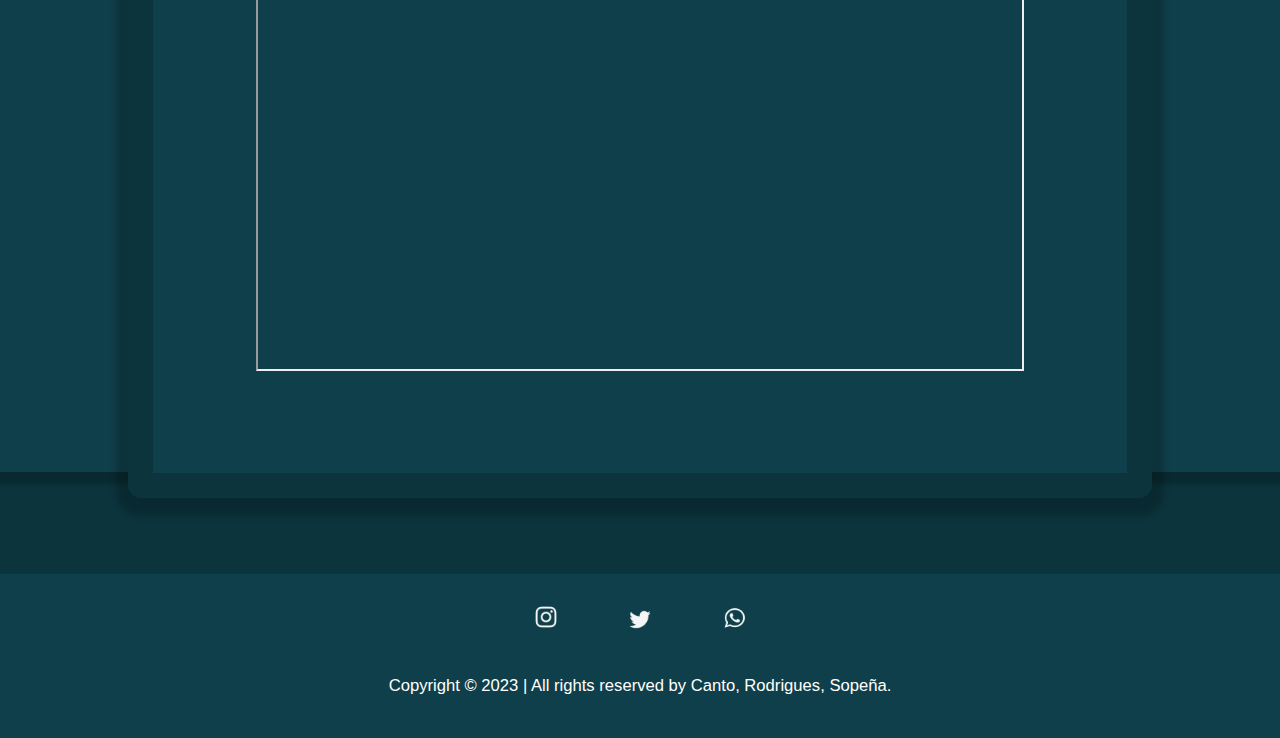
<file: Mpg/Páginas/MHW.html>
<!DOCTYPE html>
<html lang="pt-br">
<head>
    <meta charset="UTF-8">
    <meta http-equiv="X-UA-Compatible" content="IE=edge">
    <meta name="viewport" content="width=device-width, initial-scale=1.0">
    <link rel="stylesheet" href="Estilos/mhw.css">
    <link rel="icon" href="imgs/Pg_mhw/M_Title_Icon.png">
    <title>Mundo de Monster Hunter</title>
</head>
<body>
    <nav>
        <a href="../index.html"><img src="imgs/main/Dream_Trails_Logo.png" alt="LOGO" class="logo"></a>
        <a href=""><p>Viagens</p></a>
        <a href="Agendar.html"><p>Agendar</p></a>
        <a href=""><p>Autores</p></a>
        <img src="imgs/main/lupa.png" alt="Lupa" class="lupa">
      </nav>
    <div class="container">
        <header>
            <img src="imgs/Pg_mhw/banner.png" alt="Banner" class="banner">
            <div>
              <p class="">Mundo de Monster Hunter</p>
              <p>Aventure-se meio as mais vorazes e irascíveis criaturas..</p>
            </div>
        </header>
        <main>
            <div class="Navegação">
                <div class="caixas">
                    <a href="#Introdução">
                        <img src="imgs/Pg_mhw/Introdução.png" alt="">
                        <p class="titulo">Introdução</p>
                    </a>
                </div>
                <div class="caixas">
                    <a href="#Pontos_Turisticos">
                        <img src="imgs/Pg_mhw/Pontos_Turítiscos.png" alt="">
                        <p class="titulo">Pontos Turísticos</p>
                    </a>
                </div>
                <div class="caixas">
                    <a href="#Dicas_de_viagem">
                        <img src="imgs/Pg_mhw/Dicas_de_Viagem.png" alt="">
                        <p class="titulo">Dicas de Viagem</p>
                    </a>
                </div>
                <div class="caixas">
                    <a href="#Hospedagem_e_alimentacao">
                        <img src="imgs/Pg_mhw/Hospedegem_e_alimentação.png" alt="">
                        <p class="titulo">Hospedagem e alimentação</p>
                    </a>
                </div>
                <div class="caixas">
                    <a href="#Perigos">
                        <img src="imgs/Pg_mhw/Perigos.png" alt="">
                        <p class="titulo">Perigos</p>
                    </a>
                </div>
            </div>
            <div class="caixa1">
                <p class="Page_title" id="Introdução">Introdução</p>
                <div>
                    <div>
                        <img src="imgs/Pg_mhw/Mapa.png" alt="Mapa">
                        <p>
                            Isolado desde de imemoriais eras, o continente do Novo Mundo,
                            é habitado pelas mais únicas criaturas, que separadas das linhagens comuns, 
                            evoluíram ao ponto de ter uma indistinguível forma e poder, 
                            agora o continente abre suas portas e convida os bravos homens e  mulheres 
                            que confiarem o suficiente em suas habilidades ou sorte, para enfrentar o desconhecido, 
                            em busca das riquezas e glórias que o Novo Mundo lhes guarda. 
                        </p>
                    </div>
                </div>
            </div>
            <div class="caixa2">
                <p class="Page_title" id="Pontos_Turisticos">Pontos Turísticos</p>
                    <div class="caixa_1">
                        <div class="caixa2_2">
                            <p class="Sub_title">Planaltos Coralinos</p>
                                <div class="arvre">
                                    <p>Situando-se ao centro do Novo Mundo, os Planaltos Coralinos, 
                                       se caracterizam como uma grande planíca terrestre, mas com uma
                                       inconfundível flora marítima, seus famosos corais se estendem por
                                        quilometros e criam uma atmosfera e paisagem única, nunca passando 
                                        desavisada por quem a vê.
                                    </p>
                                    <img src="imgs/Pg_mhw/arvore.png" alt="arvore">
                                </div>
                                <div class="coral">
                                        <img src="imgs/Pg_mhw/coral.png" alt="coralzinho">
                                        <p>
                                            Contudo, o local como todo o continente, também detêm
                                            algumas criaturas que merecem o devido cuidado, em especial
                                            Legiana, uma criatura aérea de grande porte, que pode ser evitada
                                            ao se deslocar para um ambiente coberto. 
                                        </p>
                                </div>
                        </div>
                    </div>
            </div>
            <div class="caixa3">
                <div class="caixa1_seliana">
                    <p class="Seliana_title">Seliana</p>
                    <p class="Text_Seliana">           Uma nova base construída como quartel-general para investigações em 
                        Hoarfrost Reach. É completo com uma variedade de instalações 
                        e recursos úteis para rivalizar com os de Astera, todos alimentados pela abundante energia geotérmica da terra.


                    </p>
                    <div class="Seliana_Background">
                        <div class="Text_Seliana2">
                            <p>           Algo que os viajantes sempre comentam, e que não poderia ser deixado de fora, é a 
                                          renomada Chef Grammeowster, que é mundialmente reconhecida por seus incomparáveis pratos.
                            </p>
                        </div>
                        <div class="Seliana_Quarto">
                            <p>
                                Seliana também possui sua própria sala de caçadores, que agora pode ser totalmente personalizada a pedido do Cliente. É possível mudar o tema, 
                                a mobília, o papel de parede e a decoração de um quarto. Novos móveis podem ser requsitados 
                                e entregados mediante pedido, e cada tipo de mobiliário apresenta uma seleção de cores e 
                                padrões para escolher. Animais de estimação são aceitos e tem diversas áreas especiais para acomoda-los. 
                                Você também pode realizar festas no seu quarto, desde que seu pedido seja feito com antecedencia para a administração.
                            </p>
                            <img src="imgs/Pg_mhw/img_Quarto.png" alt="Foto do quarto">
                        </div>
                    </div>
                </div>
            </div>
            <div class="caixa4">
                <div class="fa_title">
                    <p>
                        Floresta Ancestral
                    </p>
                </div>
                <div class="fa">
                    <div class="fa_margin1">
                    </div>
                    <div class="fa_main">
                        <div class="fa_main1">
                            <img src="imgs/Pg_mhw/fa_main1.png" alt="foto1_floresta">
                            <p>
                                A Floresta Ancestral, localizada ao sul do continente, é um vasto terreno,
                                arborifero, o ponto de maior diversidade biologica de todo Novo Mundo,
                                contendo desde pequenas criaturas, até gigantes e ardilozes feras,
                                sendo a mais notável delas o Rathalos, um gigante dragão vermelho.
                            </p>
                        </div>
                        <div class="fa_main2">
                            <img src="imgs/Pg_mhw/fa_main2.png" alt="foto2_floresta">
                            <p>Astera, também sendo na parcela sul, detêm um inestimável valor histórico,
                               por ser a primeira base humana no continente, feita por seus primeiros colonos,
                               sua população é média, a pequena vila é um bom lugar para comprar os primeiros
                               suprimentos do que deverá ser uma longa jornada pelo continente.
                            </p>
                        </div>
                    </div>
                    <div class="fa_margin2">
                    </div>
                </div>
            </div>
            <div class="HeA">
                <p class="Page_title" id="Hospedagem_e_alimentacao">
                    Hospedegem e alimentação
                </p>
                <div class="HeA_caixa1">
                    <div class="HeA_main">   
                        <div class="HeA_main1">
                            <div class="HeA_main1_1">
                                <p> 
                                   O Novo Mundo também é conhecido pela sua ampla variada alimentícia, sendo baseada
                                   em plantas locais, e também evidentemente na carne de caça, o alimento mais comum
                                   da região selvagem.
                                </p>
                            </div>
                            <div class="HeA_main1_2">
                               <img src="imgs/Pg_mhw/food_1.png" alt="comida">
                               <p>
                                    O continente, além das várias loja de suprimentos onde se pode comprar boa comida,
                                    por um razoável preço, a dois estabelecimentos que se destacam pela qualidade única
                                    de seus pratos servidos, um é a Cantina do Chef, que se situa na zona superior de Astera;
                                    enquanto o outro é a já mencionada, a famosa Cantina de Seliana. 
                               </p>
                            </div>
                        </div>
                        <div class="HeA_main2">
                            <div class="HeA_main2_1">
                                <p>
                                    Venha conhecer nossa diversidade de receitas, 
                                    deliciosas e bonitas, todas feitas pelos nossos 
                                    mais talentosos e fofos mestres de culinária! 
                                </p>
                                <img src="imgs/Pg_mhw/food_ricardo_milos_1.png" alt="gatao">
                            </div>
                            <div class="HeA_main2_2">
                                <img src="imgs/Pg_mhw/food_vovo_1.png" alt="gatona">
                                <p>
                                    Nossos cozinheiros conseguem fazer pratos de todas as variedades 
                                    possíveis! tanto como saladas, 
                                    sopas, pães, 
                                    carnes, peixe, entre outras. 
                                </p>
                            </div>
                        </div>
                    </div>
                </div>
            </div>
            <div class="perigos">
                <p class="Page_title" id="Perigos">Perigos</p>
                <div class="perigos_caixa1">
                    <p class="perigostext1">
                        Tome cuidado com seus perigos
                    </p>
                    <p class="perigostext2">
                        O novo mundo apesar de ser um lugar lindo e paradisíaco, 
                        guarda perigos e mistérios que não podem ser vistos ou descobertos por comuns turistas, 
                        apenas por caçadores corajosos que colocam suas vidas em risco por aventura.  
                    </p>
                    <table>
                        <thead>
                            <tr>
                                <th>Regiões</th>
                                <th>Monstros</th>
                                <th>Recomendações</th>
                            </tr>
                        </thead>
                        <tbody>
                            <tr>
                                <td>Floresta Ancestral <img src="imgs/Pg_mhw/Monster-Hunter-World_-Iceborne_20191112015337_3.png" alt=""></td>
                                <td>
                                    <p>Anjanath</p>
                                    <p>Kushala Daora</p>
                                    <p>Rathalos</p>
                                </td>
                                <td>
                                    <p>recomendavel</p>
                                    <p>com cuidado</p>
                                </td>
                            </tr>
                            <tr>
                                <td>Ermo Selvagulha <img src="imgs/Pg_mhw/ermo.png" alt=""></td>
                                <td>
                                    <p>Diablos</p>
                                    <p>Diablos Negra</p>
                                    <p>Rathian</p>
                                </td>
                                <td>
                                    <p>recomendavel</p>
                                    <p>com cuidado</p>
                                </td>       
                            </tr>
                            <tr>
                                <td>Fenda do ancião <img src="imgs/Pg_mhw/feda.png" alt=""></td>
                                <td>
                                    <p>Bazelgeuse</p>
                                    <p>Teostra</p>
                                    <p>Lunastra</p>
                                </td>
                                <td>
                                    <p>não</p>
                                    <p>recomendável</p>
                                    <p>tenha cuidado</p>
                                </td>
                            </tr>
                            <tr>
                                <td>Fronteira glacial <img src="imgs/Pg_mhw/fronteira.png" alt=""></td>
                                <td>
                                    <p>Barioth</p>
                                    <p>Velkhana</p>
                                    <p>Banbaro</p>
                                </td>
                                <td>
                                    <p>recomendavel</p>
                                    <p>com cuidado</p>
                                </td>
                            </tr>
                        </tbody>
                        <tfoot>
                        </tfoot>
                    </table>
                </div>
            </div>
            <div class="bloco7">
                <p class="Page_title" id="Dicas_de_viagem">Dicas de viagem</p>
                <div class="Quadrado">
                    <div class="q2">
                        <div class="dicas">
                            <p>Quando for sair em jornada, ou apenas para conhecer o mundo lembre-se de se preparar primeiro! Aqui estão os monstros que podem cruzar seu caminho.</p>
                            <iframe class="video" width="560" height="315" src="https://www.youtube.com/embed/iK2UT801wbo" 
                            title="YouTube video player"
                            allow="accelerometer; autoplay; clipboard-write; encrypted-media; gyroscope; picture-in-picture; web-share" allowfullscreen>
                            </iframe>
                        </div>
                    </div>
                </div>
            </div>
        </main>
        <footer>
            <div>
              <img src="imgs/main/Intagram.png" alt="Instagram Symbol">
              <img src="imgs/main/Twitter.png" alt="Twitter Symbol">
              <img src="imgs/main/Whatsapp.png" alt="Whatsapp Symbol" class="whats">
            </div>
            <p class="palavra">Copyright © 2023 | All rights reserved by Canto, Rodrigues, Sopeña.</p>
          </footer>
    </div>
</body>
</html>
</file>
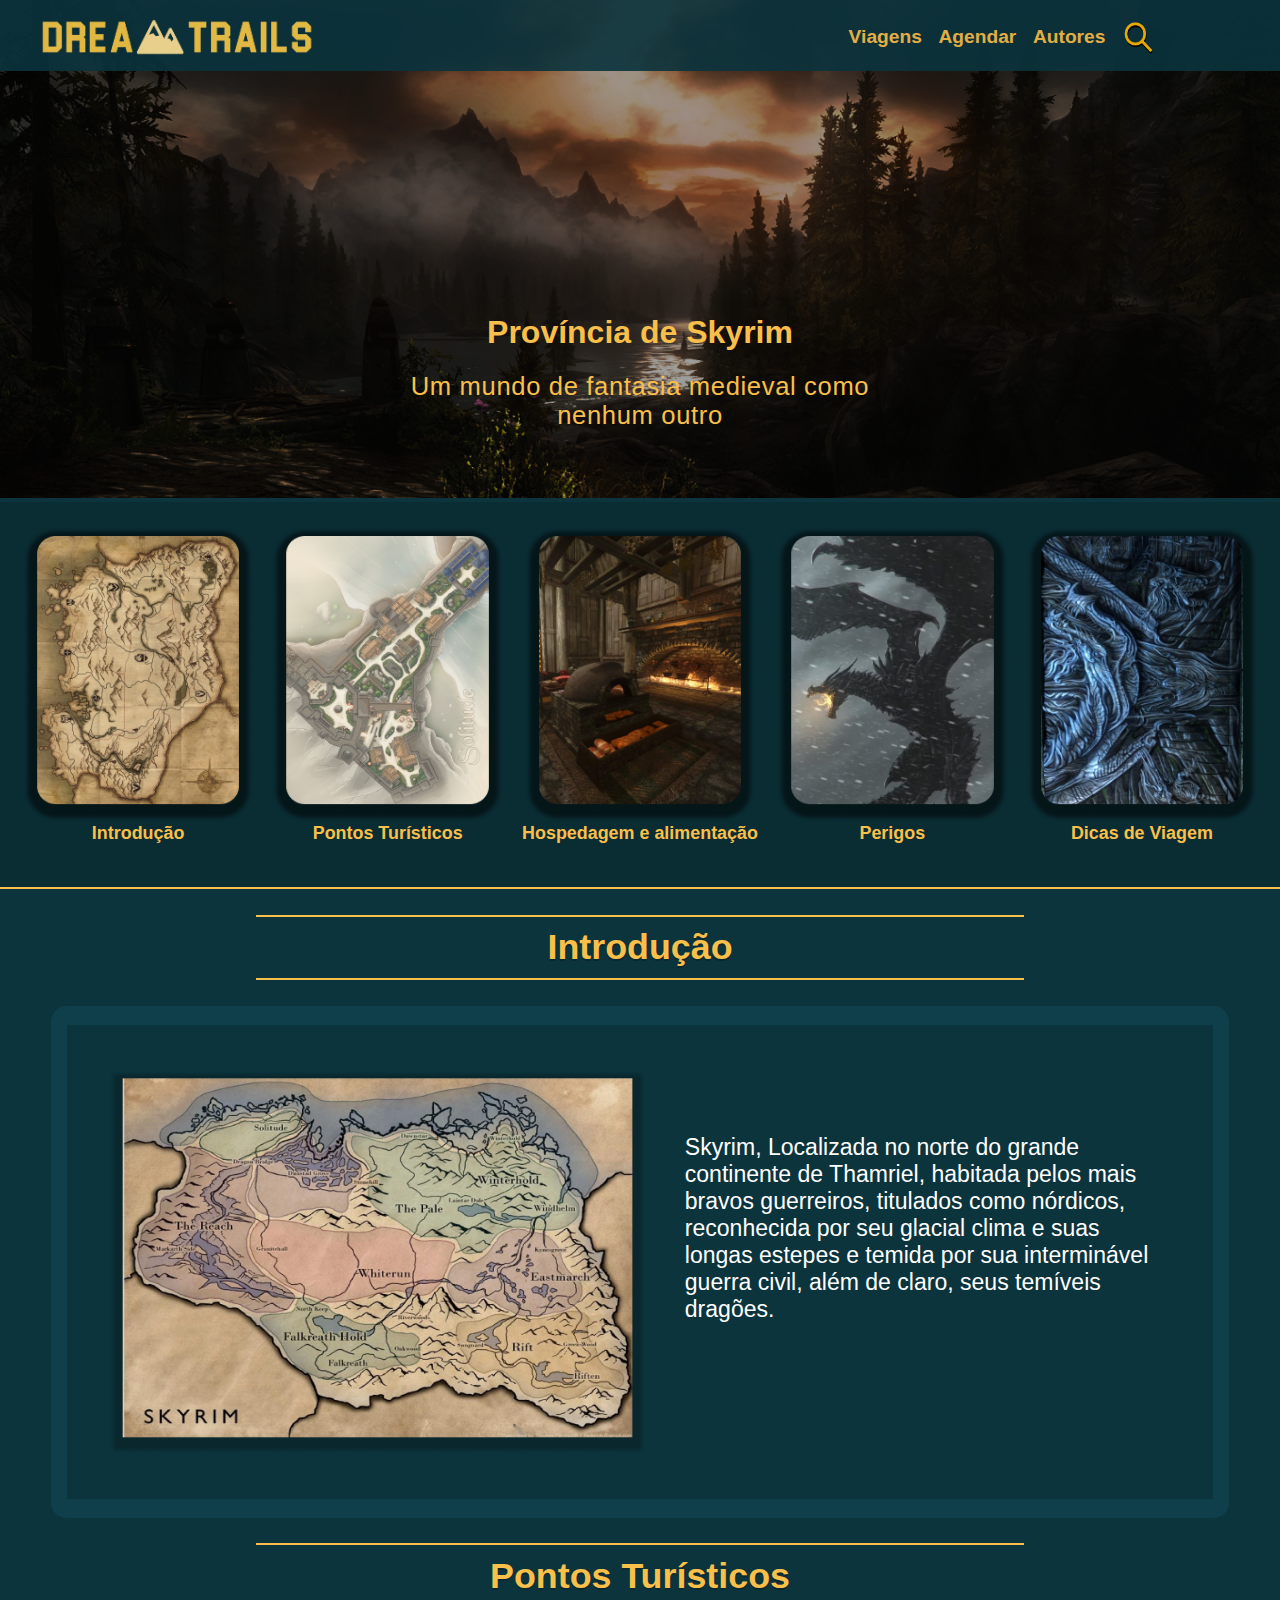
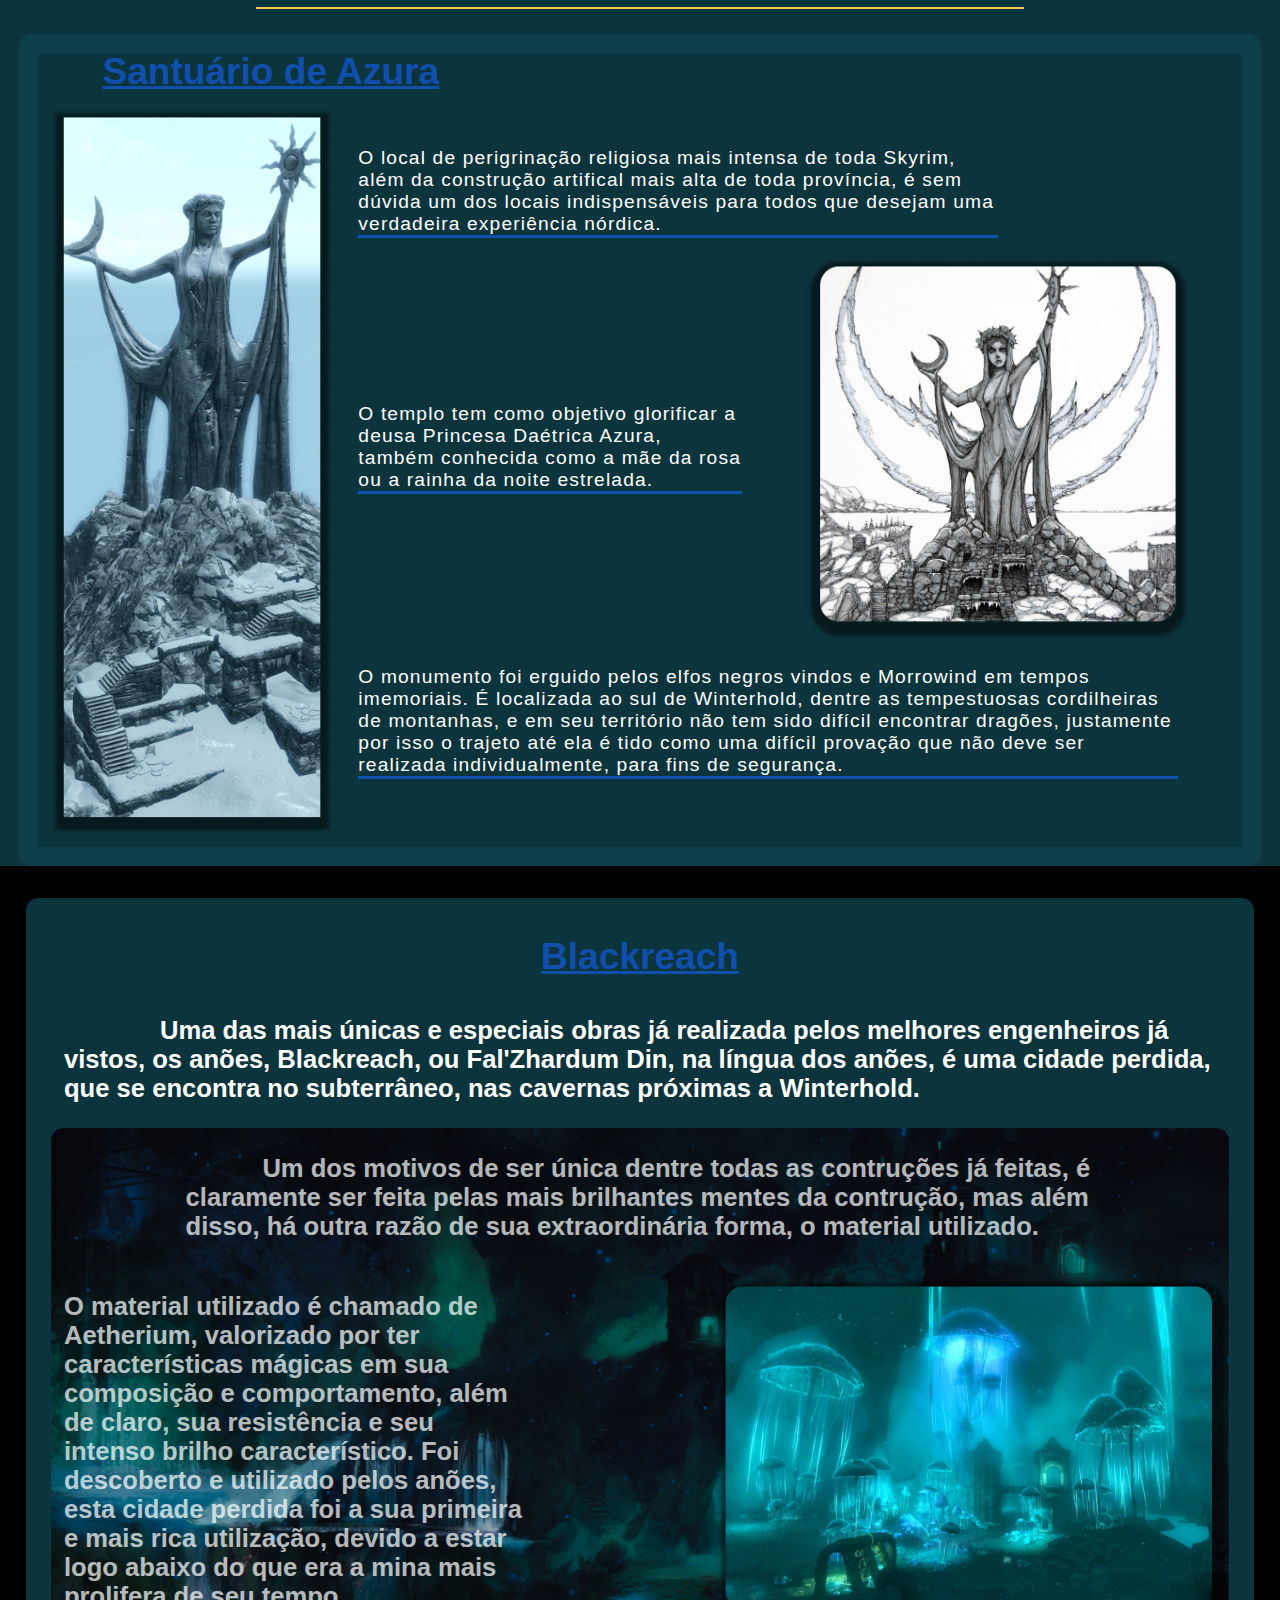
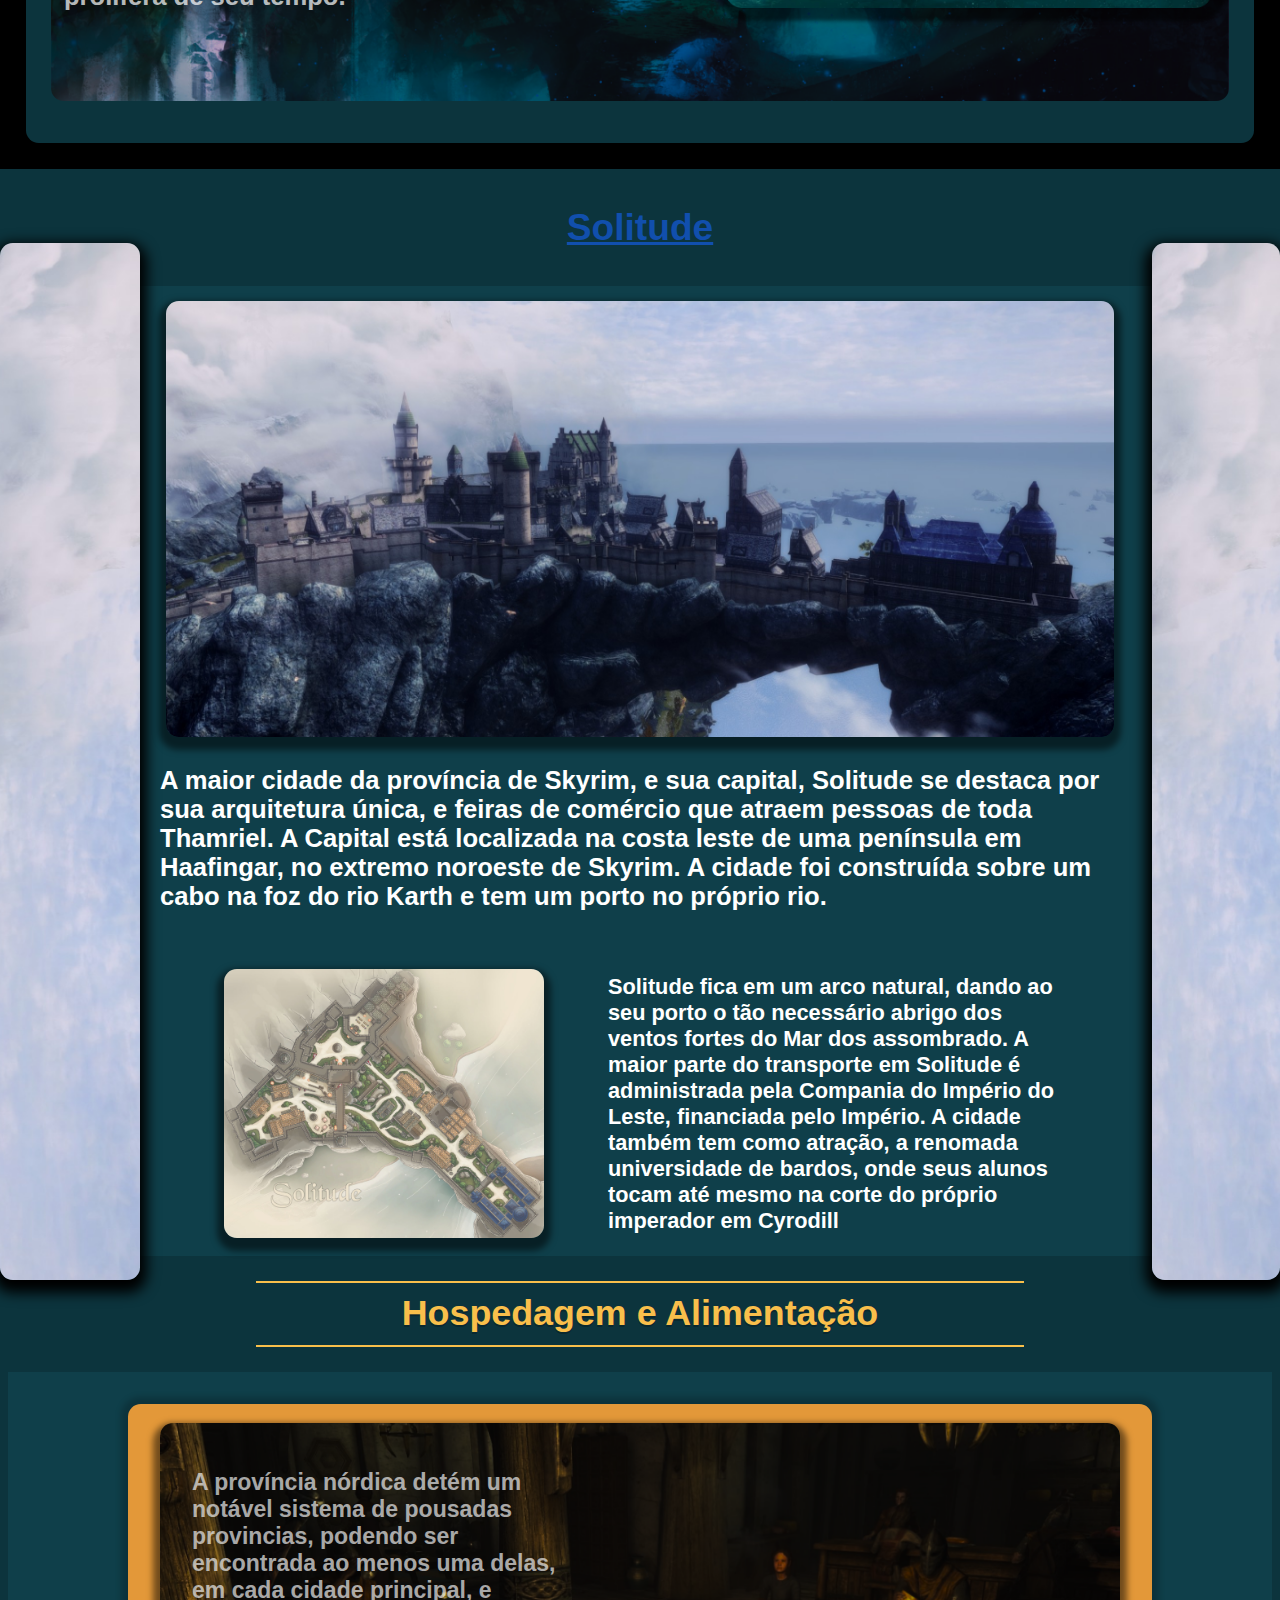
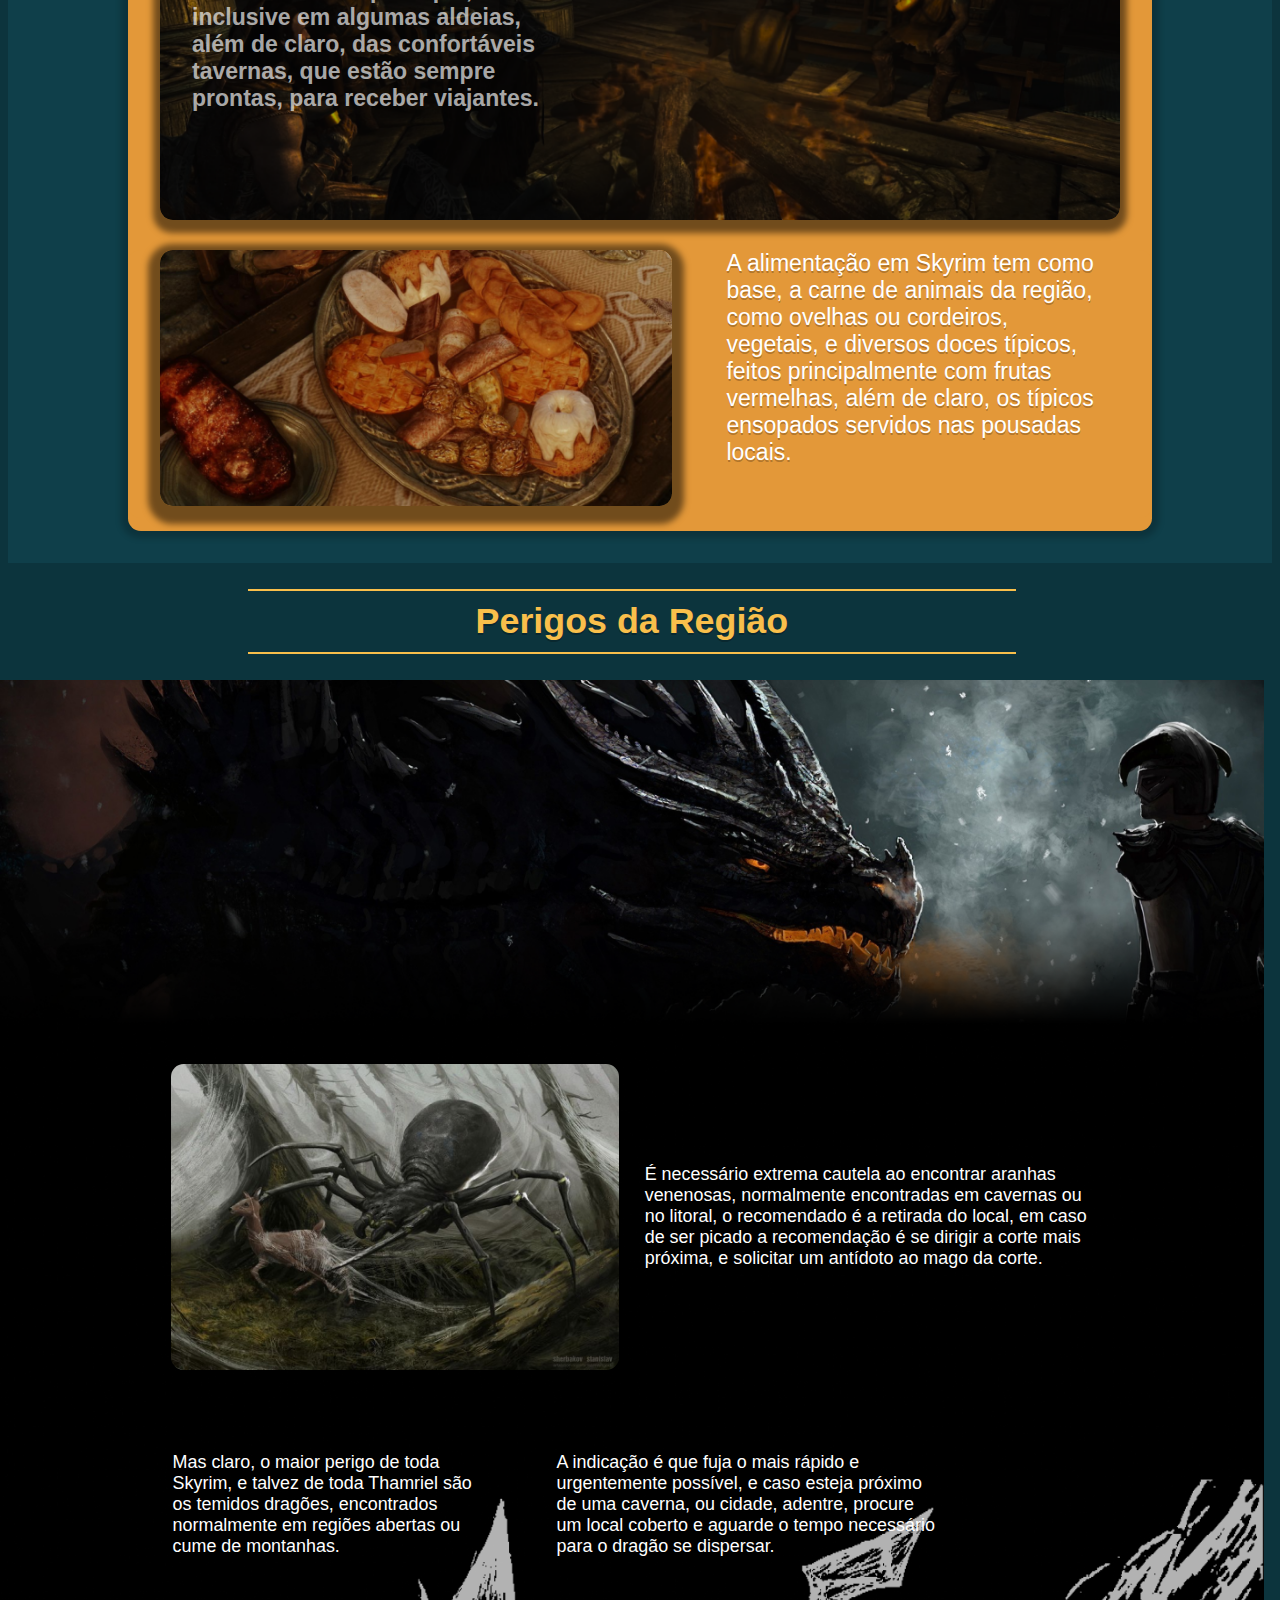
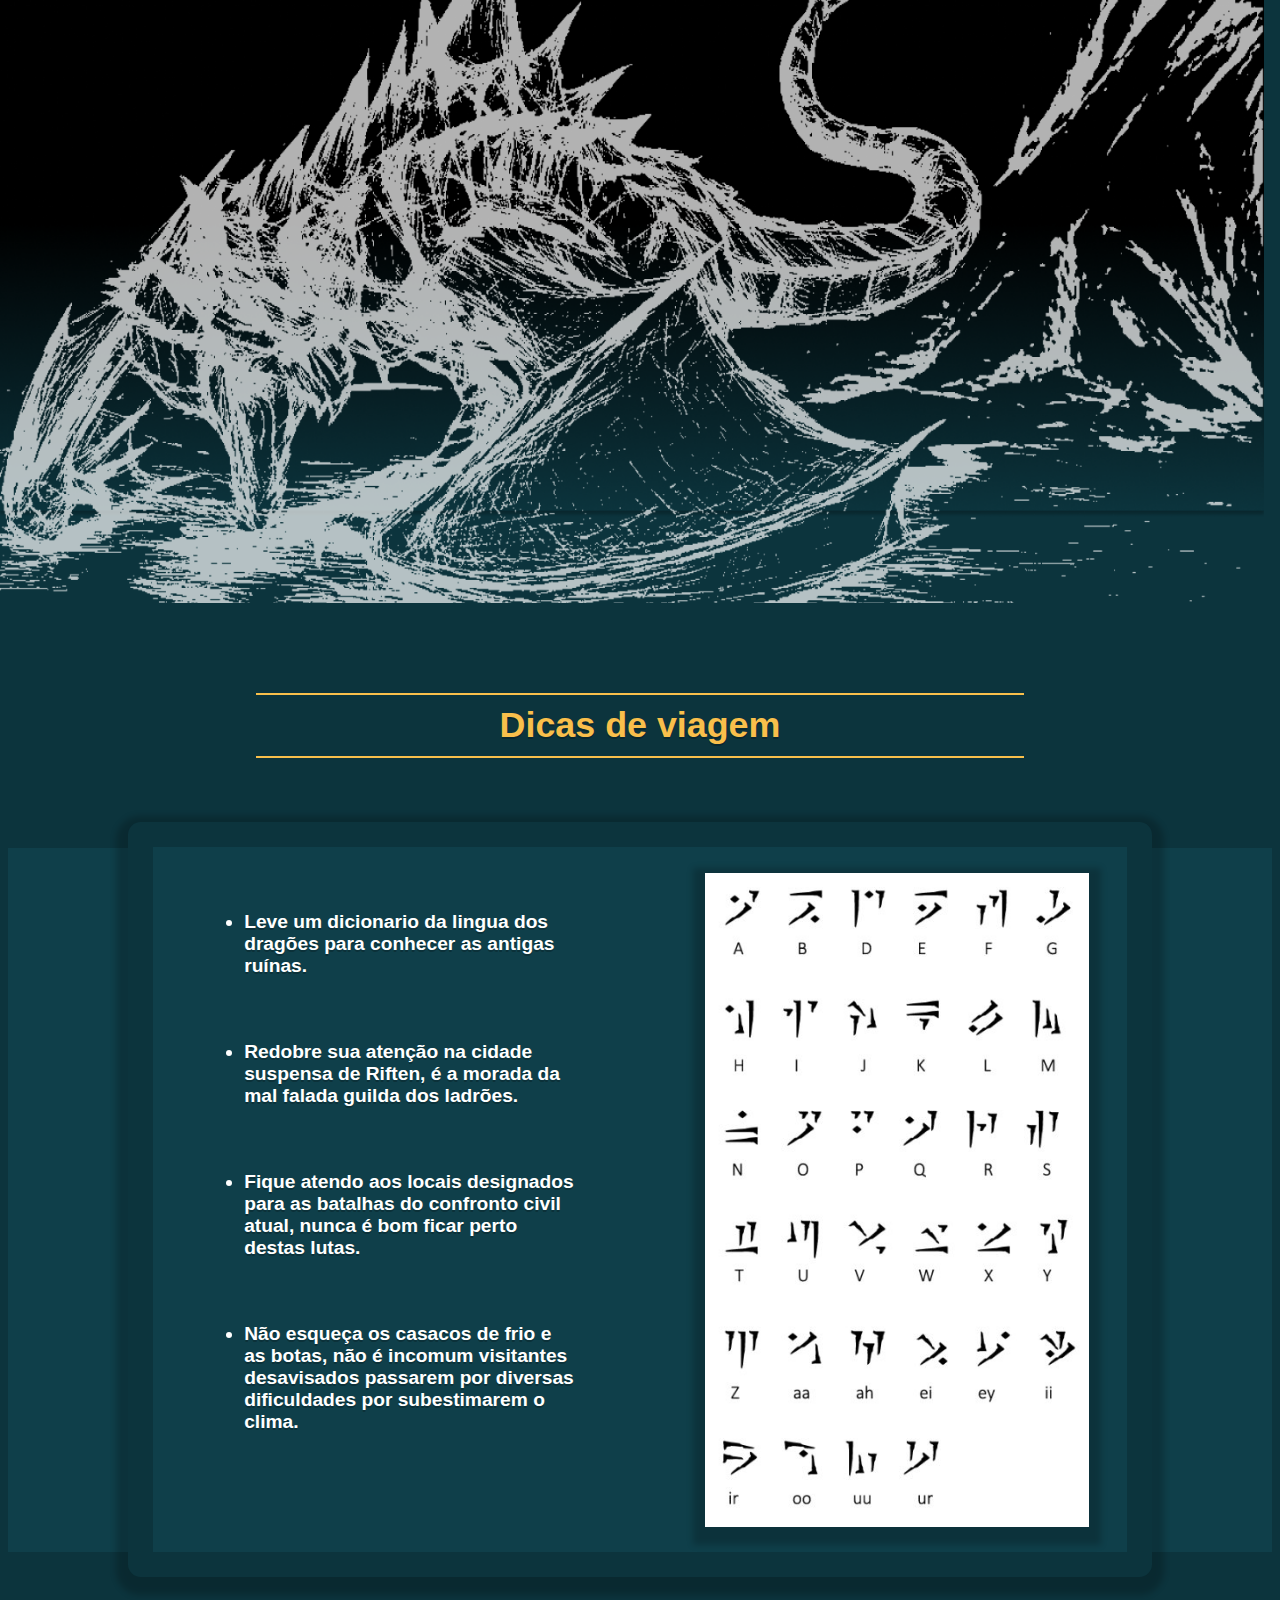
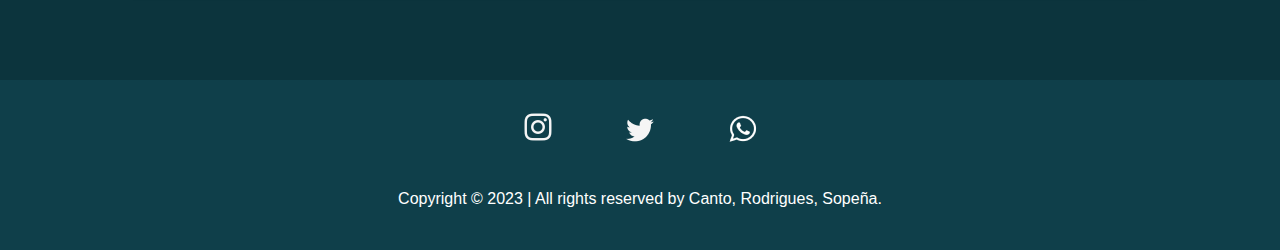
<file: Mpg/Páginas/Skyrim.html>
<!DOCTYPE html>
<html lang="pt-br">
<head>
    <meta charset="UTF-8">
    <meta http-equiv="X-UA-Compatible" content="IE=edge">
    <meta name="viewport" content="width=device-width, initial-scale=1.0">
    <link rel="stylesheet" href="Estilos/Paginas.css">
    <link rel="icon" href="imgs/Main/M_Title_Icon.png"/>
    <title>Província de Skyrim</title>
</head>
<body>
    <nav>
        <a href="../index.html"><img src="imgs/Pg_Skyrim/Dream_Trails_Logo.png" alt="LOGO" class="logo"></a>
        <a href=""><p>Viagens</p></a>
        <a href="Agendar.html"><p>Agendar</p></a>
        <a href=""><p>Autores</p></a>
        <img src="imgs/Pg_Skyrim/lupa.png" alt="Lupa" class="lupa">
    </nav>
    <div class="container">
        <header>
            <img src="imgs/Pg_Skyrim/banner.png" alt="Banner" class="banner">
            <div>
                <p class="">Província de Skyrim</p>
                <p>Um mundo de fantasia medieval como nenhum outro</p>
              </div>
        </header>
        <main>
            <div class="Navegação">
                <div class="caixas">
                    <a href="#Introdução">
                        <img src="imgs/Pg_Skyrim/Navegação_Introdução.png" alt="">
                        <p class="titulo">Introdução</p>
                    </a>
                </div>
                <div class="caixas">
                    <a href="#Pontos_Turisticos">
                        <img src="imgs/Pg_Skyrim/Navegação_PontosTuristicos.png" alt="">
                        <p class="titulo">Pontos Turísticos</p>
                    </a>
                </div>
                <div class="caixas">
                    <a href="#hospedagem e alimentação">
                        <img src="imgs/Pg_Skyrim/Navegação_hospedagem e alimentação.png" alt="">
                        <p class="titulo">Hospedagem e alimentação</p>
                    </a>
                </div>
                <div class="caixas">
                    <a href="#Perigos">
                        <img src="imgs/Pg_Skyrim/Navegação_Perigos.png" alt="">
                        <p class="titulo">Perigos</p>
                    </a>
                </div>
                <div class="caixas">
                    <a href="#Dicas de viagem">
                        <img src="imgs/Pg_Skyrim/Navegação_Dicas de Viagem.png" alt="">
                        <p class="titulo">Dicas de Viagem</p>
                    </a>
                </div>
            </div>
            <div class="bloco1">
                    <p class="Page_title" id="Introdução">Introdução</p>
                <div>
                    <div>
                        <img src="imgs/Pg_Skyrim/MapaSkyrim.png" alt="">
                        <p>
                            Skyrim, Localizada no norte do grande
                            continente de Thamriel, habitada pelos mais 
                            bravos guerreiros, titulados como nórdicos, 
                            reconhecida  por seu glacial clima e suas 
                            longas estepes e temida por sua interminável
                            guerra civil, além de claro, seus temíveis dragões.
                        </p>
                    </div>
                </div>
            </div>
            <div class="bloco2">
                <p class="Page_title" id="Pontos_Turisticos">Pontos Turísticos</p>
                <div>
                    <div>
                        <p class="Sub_title">Santuário de Azura</p>
                        <img src="imgs/Pg_Skyrim/Estatua_Azura.png" alt="Estatua_Azura" class="Estatua_Azura">
                        <div>
                            <p class="blc_2Text">O local de perigrinação religiosa mais intensa de toda Skyrim, além da construção artifical mais alta de toda província, é sem dúvida um dos locais indispensáveis para todos que desejam uma verdadeira experiência nórdica.</p>
                            <p class="blc_2Text2">O templo tem como objetivo glorificar a deusa Princesa Daétrica Azura, também conhecida como a mãe da rosa ou a rainha da noite estrelada.</p>
                            <img src="imgs/Pg_Skyrim/Desenho_Azura.png" alt="Desenho_Azura" class="Desenho_Azura">
                            <p class="blc_2Text3">O monumento  foi erguido pelos elfos negros vindos e Morrowind em tempos imemoriais. É localizada ao sul de Winterhold, dentre as tempestuosas cordilheiras de montanhas, e em seu território não tem sido difícil encontrar dragões, justamente por isso o trajeto até ela é tido como uma difícil provação que não deve ser realizada individualmente, para fins de segurança.</p>
                        </div>
                    </div>
                </div>
            </div>
            <div class="bloco3">
                <div class="quadro">
                    <p class="Sub_title">Blackreach</p>
                    <p id="descrição">Uma das mais únicas e especiais obras já realizada pelos melhores engenheiros já vistos, os anões, Blackreach, ou Fal'Zhardum Din, na língua dos anões, é uma cidade perdida, que se encontra no subterrâneo, nas cavernas próximas a Winterhold.  </p>
                    <div class="back_img">
                        <p>Um dos motivos de ser única dentre todas as contruções já feitas, é claramente ser feita pelas mais brilhantes mentes da contrução, mas além disso, há outra razão de sua extraordinária forma, o material utilizado.</p>
                        <div>
                                <p>
                                    O material utilizado é chamado de
                                    Aetherium, valorizado por ter características mágicas em sua composição e comportamento, além de claro, sua resistência e seu intenso brilho característico.
                                    Foi descoberto e utilizado pelos anões, esta cidade perdida foi a sua primeira e mais rica utilização,
                                    devido a estar logo abaixo do que era a mina mais prolifera de seu tempo. 
                                </p>
                                <img src="imgs/Pg_Skyrim/Blackreach_front.png" alt="">
                        </div>
                    </div>
                </div>
            </div>
            <div class="bloco4">
                <img src="imgs/Pg_Skyrim/Cloud.png" alt="nuvemEsq" id="nuvemEsq">
                <img src="imgs/Pg_Skyrim/Cloud.png" alt="nuvemDir" id="nuvemDir">
                <div class="Quadrado">
                    <p class="Sub_title">Solitude </p>
                    <div>
                        <img src="imgs/Pg_Skyrim/Solitude.png" alt="Solitude" id="Solitude">
                        <p id="Solitude_Local">A maior cidade da província de Skyrim, e sua capital, Solitude se destaca por sua arquitetura única, e feiras de comércio que atraem pessoas de toda Thamriel. A Capital está localizada na costa leste de uma península em Haafingar, no extremo noroeste de Skyrim. A cidade foi construída sobre um cabo na foz do rio Karth e tem um porto no próprio rio.</p>
                        <div>
                            <img src="imgs/Pg_Skyrim/Solitude_map.png" alt="Solitude_map">
                            <p>Solitude fica em um arco natural, dando ao seu porto o tão necessário abrigo dos ventos fortes do Mar dos assombrado. A maior parte do transporte em Solitude é administrada pela Compania do Império do Leste, financiada pelo Império. A cidade também tem como atração, a renomada universidade de bardos, onde seus alunos tocam até mesmo na corte do próprio imperador em Cyrodill</p>
                        </div>
                    </div>
                </div>
            </div>
            <div class="bloco5">
                <p class="Page_title" id="hospedagem e alimentação">Hospedagem e Alimentação</p>
                <div class="Quadrado">
                    <div id="Quadrado_amarelo">
                        <img src="imgs/Pg_Skyrim/Hospedagem.png" alt="Hospedagem" id="Hospedagem">
                        <p id="pousadas">A província nórdica detém um notável sistema de pousadas provincias, podendo ser encontrada ao menos uma delas, em cada cidade principal, e inclusive em algumas aldeias, além de claro, das confortáveis tavernas, que estão sempre prontas, para receber viajantes.</p>
                        <div>
                            <img src="imgs/Pg_Skyrim/Alimentação.png" alt="Alimentação">
                            <p>A alimentação em Skyrim tem como base, a carne de animais da região, como ovelhas ou cordeiros, vegetais, e diversos doces típicos, feitos principalmente com frutas vermelhas, além de claro, os típicos ensopados servidos nas pousadas locais.</p>
                        </div>
                    </div>
                </div>
            </div>
            <div class="bloco6">
                <p class="Page_title" id="Perigos">Perigos da Região</p>
                <div class="Quadrado">
                    <div class="aranha">
                        <img src="imgs/Pg_Skyrim/Aranha.png" alt="Aranha">
                        <p>É necessário extrema cautela ao encontrar aranhas venenosas, normalmente encontradas em cavernas ou no litoral, o recomendado é a retirada do local, em caso de ser picado a recomendação é se dirigir a corte mais próxima, e solicitar um antídoto ao mago da corte. </p>
                    </div>
                    <div class="dragões">
                        <p class="txt1">Mas claro, o maior perigo de toda Skyrim, e talvez de toda Thamriel são os temidos dragões, encontrados normalmente em regiões abertas ou cume de montanhas.</p>
                        <p class="txt2">A indicação é que fuja o mais rápido e urgentemente possível, e caso esteja próximo de uma caverna, ou cidade, adentre, procure um local coberto e aguarde o tempo necessário para o dragão se dispersar.</p>
                    </div>
                </div>
            </div>
            <div class="bloco7">
                <p class="Page_title" id="Dicas de viagem">Dicas de viagem</p>
                <div class="Quadrado">
                    <div class="q2">                   
                    <div class="dicas">
                            <ul>
                                <li>Leve um dicionario da lingua dos dragões  para conhecer as antigas ruínas.</li>
                                <li>Redobre sua atenção na cidade suspensa de Riften, é a morada da mal falada guilda dos ladrões.</li>
                                <li>Fique atendo aos locais designados para as batalhas do confronto civil atual, nunca é bom ficar perto destas lutas.</li>
                                <li>Não esqueça os casacos de frio e as botas, não é incomum visitantes desavisados passarem por diversas dificuldades por subestimarem o clima. </li>
                            </ul>
                            <img src="imgs/Pg_Skyrim/Alfabeto.png" alt="">
                    </div>
                </div>
                </div>
            </div>
        </main>
        <footer>
            <div>
              <img src="imgs/main/Intagram.png" alt="Instagram Symbol">
              <img src="imgs/main/Twitter.png" alt="Twitter Symbol">
              <img src="imgs/main/Whatsapp.png" alt="Whatsapp Symbol" class="whats">
            </div>
            <p>Copyright © 2023 | All rights reserved by Canto, Rodrigues, Sopeña.</p>
          </footer>
    </div>
</body>
</html>
</file>
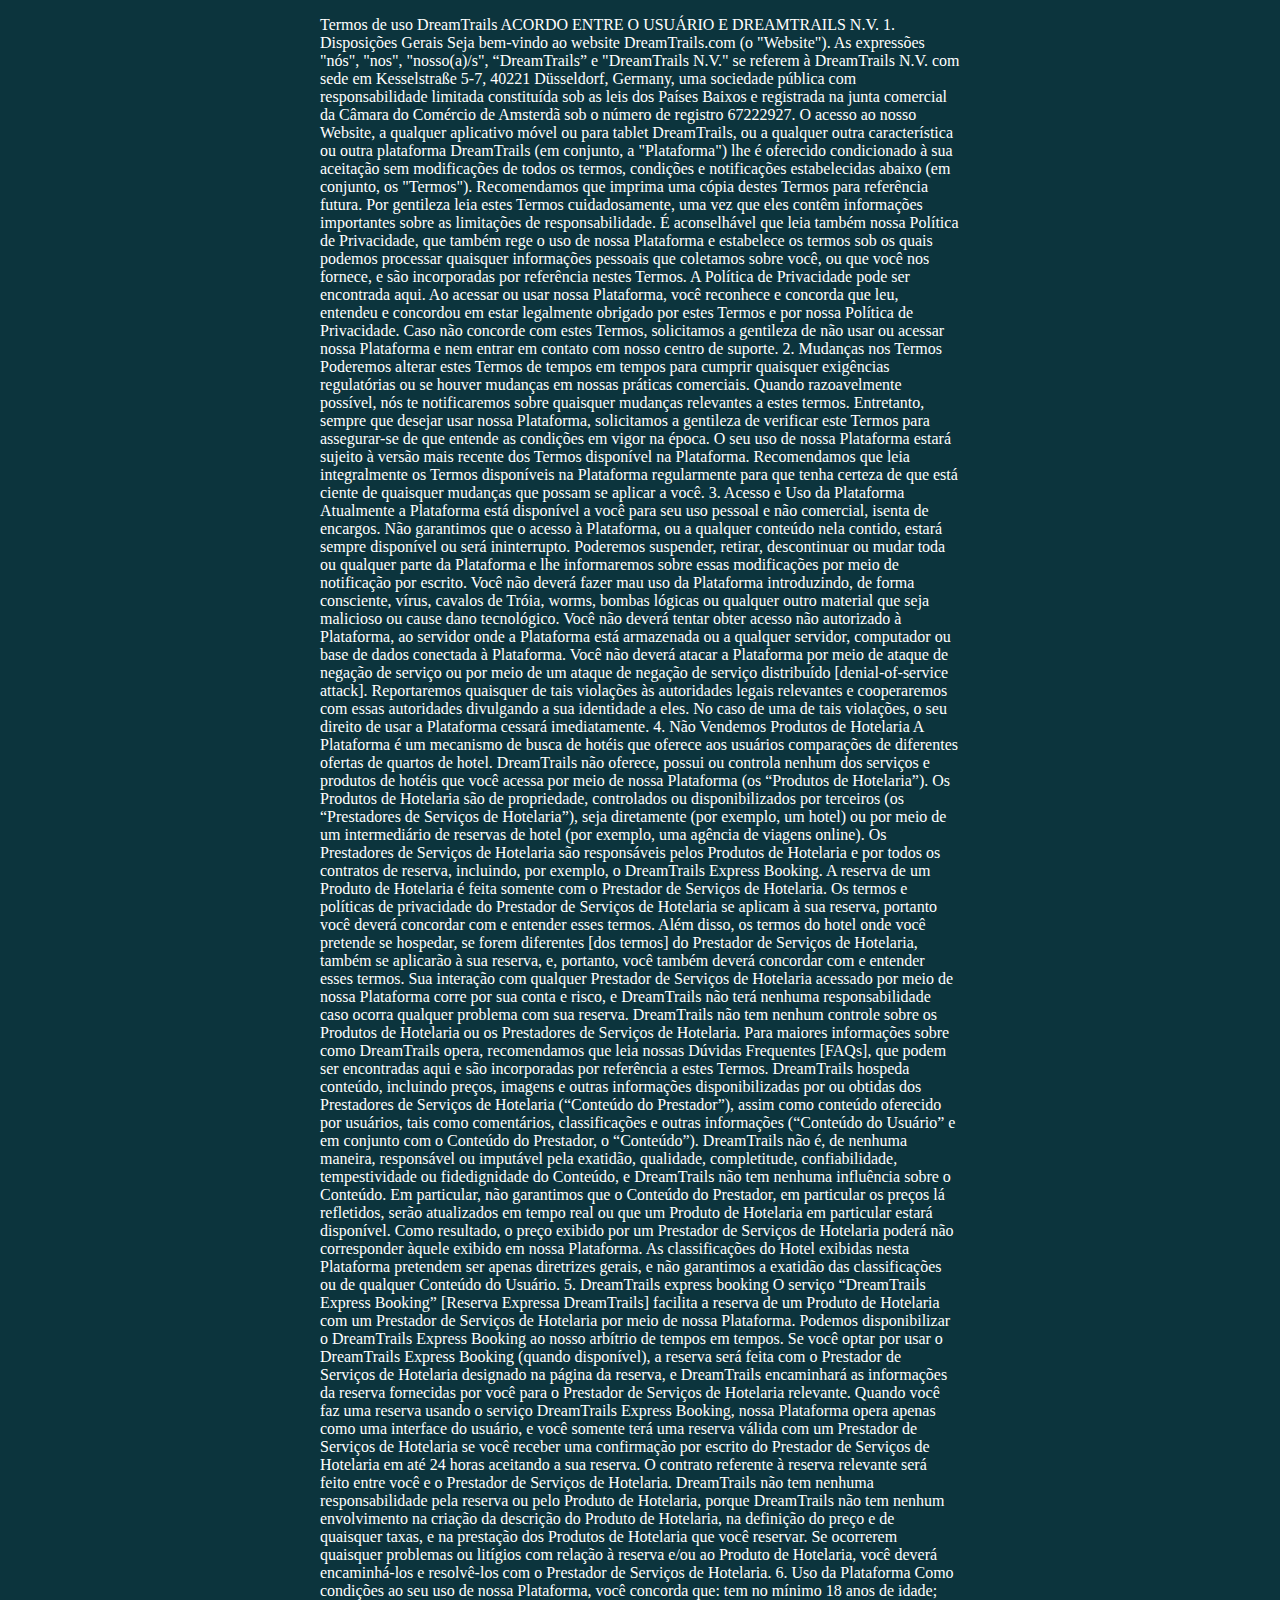
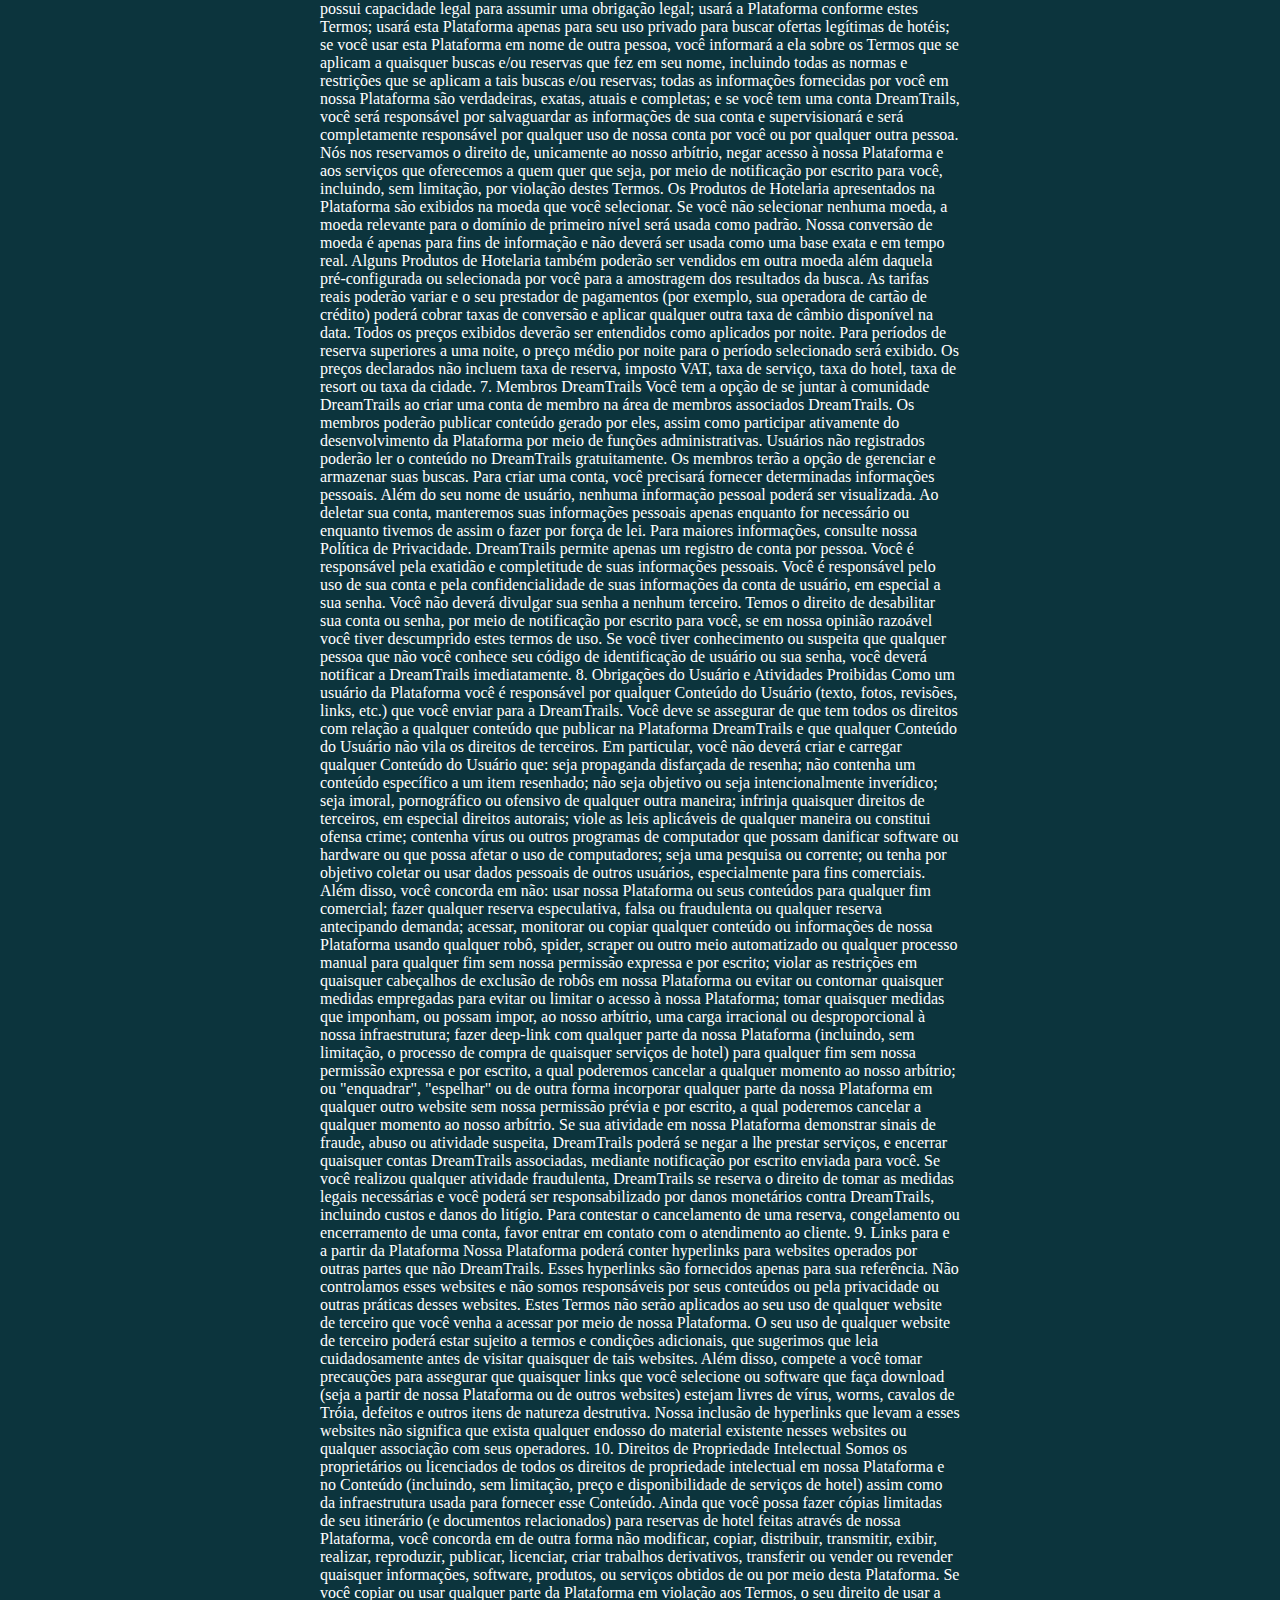
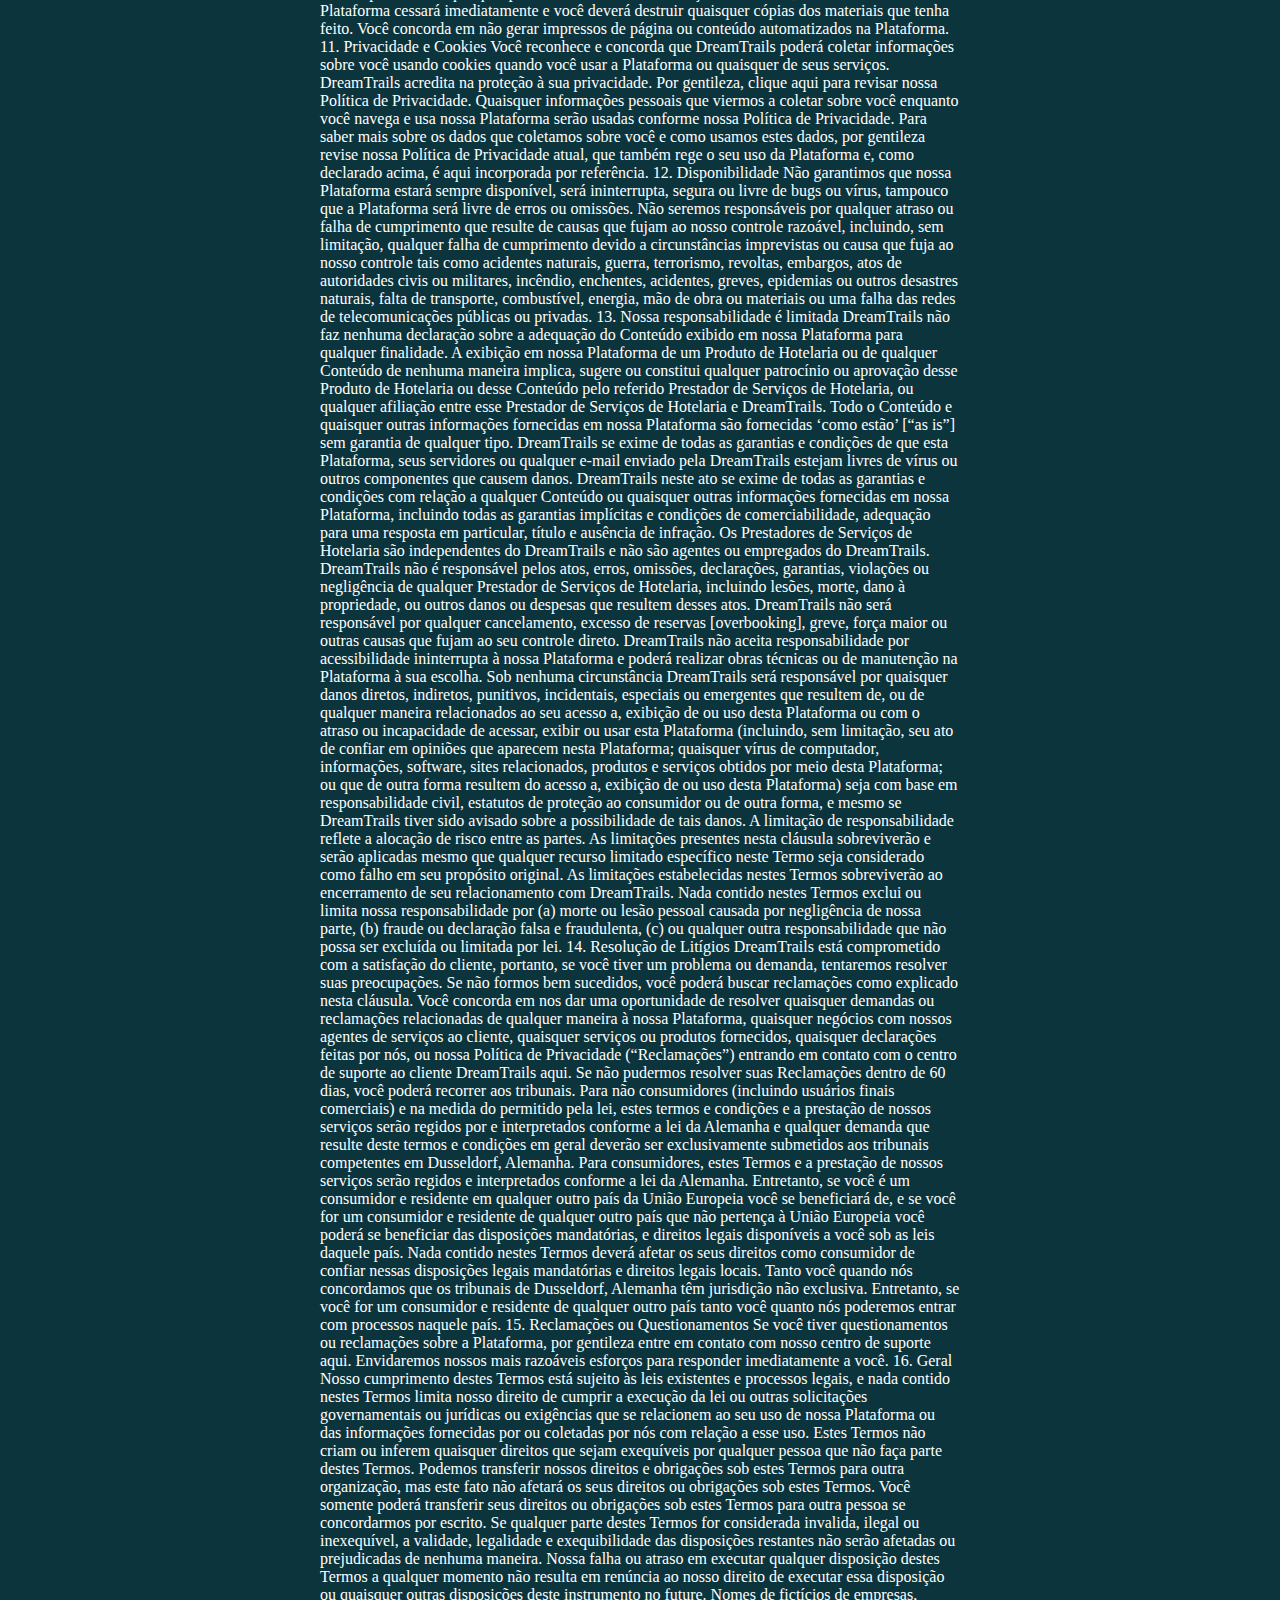
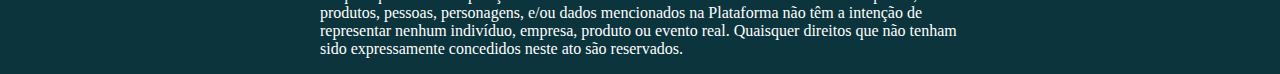
<file: Mpg/Páginas/termo.html>
<!DOCTYPE html>
<html lang="pt-br">
<head>
    <meta charset="UTF-8">
    <meta http-equiv="X-UA-Compatible" content="IE=edge">
    <meta name="viewport" content="width=device-width, initial-scale=1.0">
    <link rel="stylesheet" href="Estilos/termos.css">
    <link rel="icon" href="imgs/main/M_Title_Icon.png"/>
    <title>Termos e Condições</title>
</head>
<body>
    <div>
        <p>
            Termos de uso
DreamTrails
ACORDO ENTRE O USUÁRIO E DREAMTRAILS N.V.
1. Disposições Gerais
Seja bem-vindo ao website DreamTrails.com (o "Website"). As expressões "nós", "nos", "nosso(a)/s", “DreamTrails” e "DreamTrails N.V." se referem à DreamTrails N.V. com sede em Kesselstraße 5-7, 40221 Düsseldorf, Germany, uma sociedade pública com responsabilidade limitada constituída sob as leis dos Países Baixos e registrada na junta comercial da Câmara do Comércio de Amsterdã sob o número de registro 67222927. O acesso ao nosso Website, a qualquer aplicativo móvel ou para tablet DreamTrails, ou a qualquer outra característica ou outra plataforma DreamTrails (em conjunto, a "Plataforma") lhe é oferecido condicionado à sua aceitação sem modificações de todos os termos, condições e notificações estabelecidas abaixo (em conjunto, os "Termos"). Recomendamos que imprima uma cópia destes Termos para referência futura. Por gentileza leia estes Termos cuidadosamente, uma vez que eles contêm informações importantes sobre as limitações de responsabilidade. É aconselhável que leia também nossa Política de Privacidade, que também rege o uso de nossa Plataforma e estabelece os termos sob os quais podemos processar quaisquer informações pessoais que coletamos sobre você, ou que você nos fornece, e são incorporadas por referência nestes Termos. A Política de Privacidade pode ser encontrada aqui. Ao acessar ou usar nossa Plataforma, você reconhece e concorda que leu, entendeu e concordou em estar legalmente obrigado por estes Termos e por nossa Política de Privacidade. Caso não concorde com estes Termos, solicitamos a gentileza de não usar ou acessar nossa Plataforma e nem entrar em contato com nosso centro de suporte.

2. Mudanças nos Termos
Poderemos alterar estes Termos de tempos em tempos para cumprir quaisquer exigências regulatórias ou se houver mudanças em nossas práticas comerciais. Quando razoavelmente possível, nós te notificaremos sobre quaisquer mudanças relevantes a estes termos. Entretanto, sempre que desejar usar nossa Plataforma, solicitamos a gentileza de verificar este Termos para assegurar-se de que entende as condições em vigor na época. O seu uso de nossa Plataforma estará sujeito à versão mais recente dos Termos disponível na Plataforma. Recomendamos que leia integralmente os Termos disponíveis na Plataforma regularmente para que tenha certeza de que está ciente de quaisquer mudanças que possam se aplicar a você.

3. Acesso e Uso da Plataforma
Atualmente a Plataforma está disponível a você para seu uso pessoal e não comercial, isenta de encargos.

Não garantimos que o acesso à Plataforma, ou a qualquer conteúdo nela contido, estará sempre disponível ou será ininterrupto. Poderemos suspender, retirar, descontinuar ou mudar toda ou qualquer parte da Plataforma e lhe informaremos sobre essas modificações por meio de notificação por escrito.

Você não deverá fazer mau uso da Plataforma introduzindo, de forma consciente, vírus, cavalos de Tróia, worms, bombas lógicas ou qualquer outro material que seja malicioso ou cause dano tecnológico. Você não deverá tentar obter acesso não autorizado à Plataforma, ao servidor onde a Plataforma está armazenada ou a qualquer servidor, computador ou base de dados conectada à Plataforma. Você não deverá atacar a Plataforma por meio de ataque de negação de serviço ou por meio de um ataque de negação de serviço distribuído [denial-of-service attack]. Reportaremos quaisquer de tais violações às autoridades legais relevantes e cooperaremos com essas autoridades divulgando a sua identidade a eles. No caso de uma de tais violações, o seu direito de usar a Plataforma cessará imediatamente.

4. Não Vendemos Produtos de Hotelaria
A Plataforma é um mecanismo de busca de hotéis que oferece aos usuários comparações de diferentes ofertas de quartos de hotel. DreamTrails não oferece, possui ou controla nenhum dos serviços e produtos de hotéis que você acessa por meio de nossa Plataforma (os “Produtos de Hotelaria”). Os Produtos de Hotelaria são de propriedade, controlados ou disponibilizados por terceiros (os “Prestadores de Serviços de Hotelaria”), seja diretamente (por exemplo, um hotel) ou por meio de um intermediário de reservas de hotel (por exemplo, uma agência de viagens online). Os Prestadores de Serviços de Hotelaria são responsáveis pelos Produtos de Hotelaria e por todos os contratos de reserva, incluindo, por exemplo, o DreamTrails Express Booking. A reserva de um Produto de Hotelaria é feita somente com o Prestador de Serviços de Hotelaria. Os termos e políticas de privacidade do Prestador de Serviços de Hotelaria se aplicam à sua reserva, portanto você deverá concordar com e entender esses termos. Além disso, os termos do hotel onde você pretende se hospedar, se forem diferentes [dos termos] do Prestador de Serviços de Hotelaria, também se aplicarão à sua reserva, e, portanto, você também deverá concordar com e entender esses termos. Sua interação com qualquer Prestador de Serviços de Hotelaria acessado por meio de nossa Plataforma corre por sua conta e risco, e DreamTrails não terá nenhuma responsabilidade caso ocorra qualquer problema com sua reserva. DreamTrails não tem nenhum controle sobre os Produtos de Hotelaria ou os Prestadores de Serviços de Hotelaria. Para maiores informações sobre como DreamTrails opera, recomendamos que leia nossas Dúvidas Frequentes [FAQs], que podem ser encontradas aqui e são incorporadas por referência a estes Termos.

DreamTrails hospeda conteúdo, incluindo preços, imagens e outras informações disponibilizadas por ou obtidas dos Prestadores de Serviços de Hotelaria (“Conteúdo do Prestador”), assim como conteúdo oferecido por usuários, tais como comentários, classificações e outras informações (“Conteúdo do Usuário” e em conjunto com o Conteúdo do Prestador, o “Conteúdo”). DreamTrails não é, de nenhuma maneira, responsável ou imputável pela exatidão, qualidade, completitude, confiabilidade, tempestividade ou fidedignidade do Conteúdo, e DreamTrails não tem nenhuma influência sobre o Conteúdo. Em particular, não garantimos que o Conteúdo do Prestador, em particular os preços lá refletidos, serão atualizados em tempo real ou que um Produto de Hotelaria em particular estará disponível. Como resultado, o preço exibido por um Prestador de Serviços de Hotelaria poderá não corresponder àquele exibido em nossa Plataforma. As classificações do Hotel exibidas nesta Plataforma pretendem ser apenas diretrizes gerais, e não garantimos a exatidão das classificações ou de qualquer Conteúdo do Usuário.

5. DreamTrails express booking
O serviço “DreamTrails Express Booking” [Reserva Expressa DreamTrails] facilita a reserva de um Produto de Hotelaria com um Prestador de Serviços de Hotelaria por meio de nossa Plataforma. Podemos disponibilizar o DreamTrails Express Booking ao nosso arbítrio de tempos em tempos. Se você optar por usar o DreamTrails Express Booking (quando disponível), a reserva será feita com o Prestador de Serviços de Hotelaria designado na página da reserva, e DreamTrails encaminhará as informações da reserva fornecidas por você para o Prestador de Serviços de Hotelaria relevante. Quando você faz uma reserva usando o serviço DreamTrails Express Booking, nossa Plataforma opera apenas como uma interface do usuário, e você somente terá uma reserva válida com um Prestador de Serviços de Hotelaria se você receber uma confirmação por escrito do Prestador de Serviços de Hotelaria em até 24 horas aceitando a sua reserva. O contrato referente à reserva relevante será feito entre você e o Prestador de Serviços de Hotelaria. DreamTrails não tem nenhuma responsabilidade pela reserva ou pelo Produto de Hotelaria, porque DreamTrails não tem nenhum envolvimento na criação da descrição do Produto de Hotelaria, na definição do preço e de quaisquer taxas, e na prestação dos Produtos de Hotelaria que você reservar. Se ocorrerem quaisquer problemas ou litígios com relação à reserva e/ou ao Produto de Hotelaria, você deverá encaminhá-los e resolvê-los com o Prestador de Serviços de Hotelaria.

6. Uso da Plataforma
Como condições ao seu uso de nossa Plataforma, você concorda que:

tem no mínimo 18 anos de idade;
possui capacidade legal para assumir uma obrigação legal;
usará a Plataforma conforme estes Termos;
usará esta Plataforma apenas para seu uso privado para buscar ofertas legítimas de hotéis;
se você usar esta Plataforma em nome de outra pessoa, você informará a ela sobre os Termos que se aplicam a quaisquer buscas e/ou reservas que fez em seu nome, incluindo todas as normas e restrições que se aplicam a tais buscas e/ou reservas;
todas as informações fornecidas por você em nossa Plataforma são verdadeiras, exatas, atuais e completas; e
se você tem uma conta DreamTrails, você será responsável por salvaguardar as informações de sua conta e supervisionará e será completamente responsável por qualquer uso de nossa conta por você ou por qualquer outra pessoa.
Nós nos reservamos o direito de, unicamente ao nosso arbítrio, negar acesso à nossa Plataforma e aos serviços que oferecemos a quem quer que seja, por meio de notificação por escrito para você, incluindo, sem limitação, por violação destes Termos.

Os Produtos de Hotelaria apresentados na Plataforma são exibidos na moeda que você selecionar. Se você não selecionar nenhuma moeda, a moeda relevante para o domínio de primeiro nível será usada como padrão. Nossa conversão de moeda é apenas para fins de informação e não deverá ser usada como uma base exata e em tempo real. Alguns Produtos de Hotelaria também poderão ser vendidos em outra moeda além daquela pré-configurada ou selecionada por você para a amostragem dos resultados da busca. As tarifas reais poderão variar e o seu prestador de pagamentos (por exemplo, sua operadora de cartão de crédito) poderá cobrar taxas de conversão e aplicar qualquer outra taxa de câmbio disponível na data.

Todos os preços exibidos deverão ser entendidos como aplicados por noite. Para períodos de reserva superiores a uma noite, o preço médio por noite para o período selecionado será exibido.

Os preços declarados não incluem taxa de reserva, imposto VAT, taxa de serviço, taxa do hotel, taxa de resort ou taxa da cidade.

7. Membros DreamTrails
Você tem a opção de se juntar à comunidade DreamTrails ao criar uma conta de membro na área de membros associados DreamTrails. Os membros poderão publicar conteúdo gerado por eles, assim como participar ativamente do desenvolvimento da Plataforma por meio de funções administrativas. Usuários não registrados poderão ler o conteúdo no DreamTrails gratuitamente.

Os membros terão a opção de gerenciar e armazenar suas buscas. Para criar uma conta, você precisará fornecer determinadas informações pessoais. Além do seu nome de usuário, nenhuma informação pessoal poderá ser visualizada. Ao deletar sua conta, manteremos suas informações pessoais apenas enquanto for necessário ou enquanto tivemos de assim o fazer por força de lei. Para maiores informações, consulte nossa Política de Privacidade.

DreamTrails permite apenas um registro de conta por pessoa. Você é responsável pela exatidão e completitude de suas informações pessoais.

Você é responsável pelo uso de sua conta e pela confidencialidade de suas informações da conta de usuário, em especial a sua senha. Você não deverá divulgar sua senha a nenhum terceiro. Temos o direito de desabilitar sua conta ou senha, por meio de notificação por escrito para você, se em nossa opinião razoável você tiver descumprido estes termos de uso. Se você tiver conhecimento ou suspeita que qualquer pessoa que não você conhece seu código de identificação de usuário ou sua senha, você deverá notificar a DreamTrails imediatamente.

8. Obrigações do Usuário e Atividades Proibidas
Como um usuário da Plataforma você é responsável por qualquer Conteúdo do Usuário (texto, fotos, revisões, links, etc.) que você enviar para a DreamTrails. Você deve se assegurar de que tem todos os direitos com relação a qualquer conteúdo que publicar na Plataforma DreamTrails e que qualquer Conteúdo do Usuário não vila os direitos de terceiros.

Em particular, você não deverá criar e carregar qualquer Conteúdo do Usuário que:

seja propaganda disfarçada de resenha;
não contenha um conteúdo específico a um item resenhado;
não seja objetivo ou seja intencionalmente inverídico;
seja imoral, pornográfico ou ofensivo de qualquer outra maneira;
infrinja quaisquer direitos de terceiros, em especial direitos autorais;
viole as leis aplicáveis de qualquer maneira ou constitui ofensa crime;
contenha vírus ou outros programas de computador que possam danificar software ou hardware ou que possa afetar o uso de computadores;
seja uma pesquisa ou corrente; ou
tenha por objetivo coletar ou usar dados pessoais de outros usuários, especialmente para fins comerciais.
Além disso, você concorda em não:

usar nossa Plataforma ou seus conteúdos para qualquer fim comercial;
fazer qualquer reserva especulativa, falsa ou fraudulenta ou qualquer reserva antecipando demanda;
acessar, monitorar ou copiar qualquer conteúdo ou informações de nossa Plataforma usando qualquer robô, spider, scraper ou outro meio automatizado ou qualquer processo manual para qualquer fim sem nossa permissão expressa e por escrito;
violar as restrições em quaisquer cabeçalhos de exclusão de robôs em nossa Plataforma ou evitar ou contornar quaisquer medidas empregadas para evitar ou limitar o acesso à nossa Plataforma;
tomar quaisquer medidas que imponham, ou possam impor, ao nosso arbítrio, uma carga irracional ou desproporcional à nossa infraestrutura;
fazer deep-link com qualquer parte da nossa Plataforma (incluindo, sem limitação, o processo de compra de quaisquer serviços de hotel) para qualquer fim sem nossa permissão expressa e por escrito, a qual poderemos cancelar a qualquer momento ao nosso arbítrio; ou
"enquadrar", "espelhar" ou de outra forma incorporar qualquer parte da nossa Plataforma em qualquer outro website sem nossa permissão prévia e por escrito, a qual poderemos cancelar a qualquer momento ao nosso arbítrio.
Se sua atividade em nossa Plataforma demonstrar sinais de fraude, abuso ou atividade suspeita, DreamTrails poderá se negar a lhe prestar serviços, e encerrar quaisquer contas DreamTrails associadas, mediante notificação por escrito enviada para você. Se você realizou qualquer atividade fraudulenta, DreamTrails se reserva o direito de tomar as medidas legais necessárias e você poderá ser responsabilizado por danos monetários contra DreamTrails, incluindo custos e danos do litígio. Para contestar o cancelamento de uma reserva, congelamento ou encerramento de uma conta, favor entrar em contato com o atendimento ao cliente.

9. Links para e a partir da Plataforma
Nossa Plataforma poderá conter hyperlinks para websites operados por outras partes que não DreamTrails. Esses hyperlinks são fornecidos apenas para sua referência. Não controlamos esses websites e não somos responsáveis por seus conteúdos ou pela privacidade ou outras práticas desses websites. Estes Termos não serão aplicados ao seu uso de qualquer website de terceiro que você venha a acessar por meio de nossa Plataforma. O seu uso de qualquer website de terceiro poderá estar sujeito a termos e condições adicionais, que sugerimos que leia cuidadosamente antes de visitar quaisquer de tais websites.

Além disso, compete a você tomar precauções para assegurar que quaisquer links que você selecione ou software que faça download (seja a partir de nossa Plataforma ou de outros websites) estejam livres de vírus, worms, cavalos de Tróia, defeitos e outros itens de natureza destrutiva. Nossa inclusão de hyperlinks que levam a esses websites não significa que exista qualquer endosso do material existente nesses websites ou qualquer associação com seus operadores.

10. Direitos de Propriedade Intelectual
Somos os proprietários ou licenciados de todos os direitos de propriedade intelectual em nossa Plataforma e no Conteúdo (incluindo, sem limitação, preço e disponibilidade de serviços de hotel) assim como da infraestrutura usada para fornecer esse Conteúdo. Ainda que você possa fazer cópias limitadas de seu itinerário (e documentos relacionados) para reservas de hotel feitas através de nossa Plataforma, você concorda em de outra forma não modificar, copiar, distribuir, transmitir, exibir, realizar, reproduzir, publicar, licenciar, criar trabalhos derivativos, transferir ou vender ou revender quaisquer informações, software, produtos, ou serviços obtidos de ou por meio desta Plataforma.

Se você copiar ou usar qualquer parte da Plataforma em violação aos Termos, o seu direito de usar a Plataforma cessará imediatamente e você deverá destruir quaisquer cópias dos materiais que tenha feito.

Você concorda em não gerar impressos de página ou conteúdo automatizados na Plataforma.

11. Privacidade e Cookies
Você reconhece e concorda que DreamTrails poderá coletar informações sobre você usando cookies quando você usar a Plataforma ou quaisquer de seus serviços. DreamTrails acredita na proteção à sua privacidade. Por gentileza, clique aqui para revisar nossa Política de Privacidade. Quaisquer informações pessoais que viermos a coletar sobre você enquanto você navega e usa nossa Plataforma serão usadas conforme nossa Política de Privacidade. Para saber mais sobre os dados que coletamos sobre você e como usamos estes dados, por gentileza revise nossa Política de Privacidade atual, que também rege o seu uso da Plataforma e, como declarado acima, é aqui incorporada por referência.

12. Disponibilidade
Não garantimos que nossa Plataforma estará sempre disponível, será ininterrupta, segura ou livre de bugs ou vírus, tampouco que a Plataforma será livre de erros ou omissões.

Não seremos responsáveis por qualquer atraso ou falha de cumprimento que resulte de causas que fujam ao nosso controle razoável, incluindo, sem limitação, qualquer falha de cumprimento devido a circunstâncias imprevistas ou causa que fuja ao nosso controle tais como acidentes naturais, guerra, terrorismo, revoltas, embargos, atos de autoridades civis ou militares, incêndio, enchentes, acidentes, greves, epidemias ou outros desastres naturais, falta de transporte, combustível, energia, mão de obra ou materiais ou uma falha das redes de telecomunicações públicas ou privadas.

13. Nossa responsabilidade é limitada
DreamTrails não faz nenhuma declaração sobre a adequação do Conteúdo exibido em nossa Plataforma para qualquer finalidade. A exibição em nossa Plataforma de um Produto de Hotelaria ou de qualquer Conteúdo de nenhuma maneira implica, sugere ou constitui qualquer patrocínio ou aprovação desse Produto de Hotelaria ou desse Conteúdo pelo referido Prestador de Serviços de Hotelaria, ou qualquer afiliação entre esse Prestador de Serviços de Hotelaria e DreamTrails. Todo o Conteúdo e quaisquer outras informações fornecidas em nossa Plataforma são fornecidas ‘como estão’ [“as is”] sem garantia de qualquer tipo. DreamTrails se exime de todas as garantias e condições de que esta Plataforma, seus servidores ou qualquer e-mail enviado pela DreamTrails estejam livres de vírus ou outros componentes que causem danos. DreamTrails neste ato se exime de todas as garantias e condições com relação a qualquer Conteúdo ou quaisquer outras informações fornecidas em nossa Plataforma, incluindo todas as garantias implícitas e condições de comerciabilidade, adequação para uma resposta em particular, título e ausência de infração.

Os Prestadores de Serviços de Hotelaria são independentes do DreamTrails e não são agentes ou empregados do DreamTrails. DreamTrails não é responsável pelos atos, erros, omissões, declarações, garantias, violações ou negligência de qualquer Prestador de Serviços de Hotelaria, incluindo lesões, morte, dano à propriedade, ou outros danos ou despesas que resultem desses atos. DreamTrails não será responsável por qualquer cancelamento, excesso de reservas [overbooking], greve, força maior ou outras causas que fujam ao seu controle direto. DreamTrails não aceita responsabilidade por acessibilidade ininterrupta à nossa Plataforma e poderá realizar obras técnicas ou de manutenção na Plataforma à sua escolha.

Sob nenhuma circunstância DreamTrails será responsável por quaisquer danos diretos, indiretos, punitivos, incidentais, especiais ou emergentes que resultem de, ou de qualquer maneira relacionados ao seu acesso a, exibição de ou uso desta Plataforma ou com o atraso ou incapacidade de acessar, exibir ou usar esta Plataforma (incluindo, sem limitação, seu ato de confiar em opiniões que aparecem nesta Plataforma; quaisquer vírus de computador, informações, software, sites relacionados, produtos e serviços obtidos por meio desta Plataforma; ou que de outra forma resultem do acesso a, exibição de ou uso desta Plataforma) seja com base em responsabilidade civil, estatutos de proteção ao consumidor ou de outra forma, e mesmo se DreamTrails tiver sido avisado sobre a possibilidade de tais danos.

A limitação de responsabilidade reflete a alocação de risco entre as partes. As limitações presentes nesta cláusula sobreviverão e serão aplicadas mesmo que qualquer recurso limitado específico neste Termo seja considerado como falho em seu propósito original. As limitações estabelecidas nestes Termos sobreviverão ao encerramento de seu relacionamento com DreamTrails.

Nada contido nestes Termos exclui ou limita nossa responsabilidade por (a) morte ou lesão pessoal causada por negligência de nossa parte, (b) fraude ou declaração falsa e fraudulenta, (c) ou qualquer outra responsabilidade que não possa ser excluída ou limitada por lei.

14. Resolução de Litígios
DreamTrails está comprometido com a satisfação do cliente, portanto, se você tiver um problema ou demanda, tentaremos resolver suas preocupações. Se não formos bem sucedidos, você poderá buscar reclamações como explicado nesta cláusula.

Você concorda em nos dar uma oportunidade de resolver quaisquer demandas ou reclamações relacionadas de qualquer maneira à nossa Plataforma, quaisquer negócios com nossos agentes de serviços ao cliente, quaisquer serviços ou produtos fornecidos, quaisquer declarações feitas por nós, ou nossa Política de Privacidade (“Reclamações”) entrando em contato com o centro de suporte ao cliente DreamTrails aqui. Se não pudermos resolver suas Reclamações dentro de 60 dias, você poderá recorrer aos tribunais.

Para não consumidores (incluindo usuários finais comerciais) e na medida do permitido pela lei, estes termos e condições e a prestação de nossos serviços serão regidos por e interpretados conforme a lei da Alemanha e qualquer demanda que resulte deste termos e condições em geral deverão ser exclusivamente submetidos aos tribunais competentes em Dusseldorf, Alemanha.

Para consumidores, estes Termos e a prestação de nossos serviços serão regidos e interpretados conforme a lei da Alemanha. Entretanto, se você é um consumidor e residente em qualquer outro país da União Europeia você se beneficiará de, e se você for um consumidor e residente de qualquer outro país que não pertença à União Europeia você poderá se beneficiar das disposições mandatórias, e direitos legais disponíveis a você sob as leis daquele país. Nada contido nestes Termos deverá afetar os seus direitos como consumidor de confiar nessas disposições legais mandatórias e direitos legais locais. Tanto você quando nós concordamos que os tribunais de Dusseldorf, Alemanha têm jurisdição não exclusiva. Entretanto, se você for um consumidor e residente de qualquer outro país tanto você quanto nós poderemos entrar com processos naquele país.

15. Reclamações ou Questionamentos
Se você tiver questionamentos ou reclamações sobre a Plataforma, por gentileza entre em contato com nosso centro de suporte aqui. Envidaremos nossos mais razoáveis esforços para responder imediatamente a você.

16. Geral
Nosso cumprimento destes Termos está sujeito às leis existentes e processos legais, e nada contido nestes Termos limita nosso direito de cumprir a execução da lei ou outras solicitações governamentais ou jurídicas ou exigências que se relacionem ao seu uso de nossa Plataforma ou das informações fornecidas por ou coletadas por nós com relação a esse uso.

Estes Termos não criam ou inferem quaisquer direitos que sejam exequíveis por qualquer pessoa que não faça parte destes Termos.

Podemos transferir nossos direitos e obrigações sob estes Termos para outra organização, mas este fato não afetará os seus direitos ou obrigações sob estes Termos. Você somente poderá transferir seus direitos ou obrigações sob estes Termos para outra pessoa se concordarmos por escrito.

Se qualquer parte destes Termos for considerada invalida, ilegal ou inexequível, a validade, legalidade e exequibilidade das disposições restantes não serão afetadas ou prejudicadas de nenhuma maneira. Nossa falha ou atraso em executar qualquer disposição destes Termos a qualquer momento não resulta em renúncia ao nosso direito de executar essa disposição ou quaisquer outras disposições deste instrumento no future.

Nomes de fictícios de empresas, produtos, pessoas, personagens, e/ou dados mencionados na Plataforma não têm a intenção de representar nenhum indivíduo, empresa, produto ou evento real.

Quaisquer direitos que não tenham sido expressamente concedidos neste ato são reservados.
        </p>
    </div>
</body>
</html>
</file>
<file: Páginas/Estilos/Form.css>
body{
    background-color: #0C343D;
    color: #F9BF4B;
    font-family: Arial, Helvetica, sans-serif ;
    margin: 0;
    padding: 0;
}
/*-------------------------------------------------------Nav-------------------------------------------------------------*/

nav{
    display: flex;
    flex-direction: row;
    position: fixed;
    background-color: #0C343D;
    opacity: 90%;
    width: 100%;
    margin-top: -6vw;
    z-index: 1;
  }
  
  nav a{
    text-decoration: none;
    color: #F9BF4B;
  }
  
  nav a:not(:last-child){
    margin-right: 1.3vw;
  }
  
  nav a:last-child{
    margin-right: 5vw;
    margin-left: 3vw;
  }
  
  nav a p{
    margin-top: 2vw;
    font-weight: bold;
    font-size: 1.5vw;
  }
  
  nav a p:hover{
    text-decoration: underline;
    color: #e39839;
  }
  
  nav .logo{
    margin-right: 40vw;
    margin-left: 3vw;
    margin-top: 1vw;
    width: 22vw;
  }

  nav .lupa{
    margin-top: 1.7vw;
    width: 2.5vw;
    height: 2.5vw;
    cursor: pointer;
  }

  nav .lupa:hover{
    width: 2.7vw;
    height: 2.7vw;
  }

/*-------------------------------------------------------Form-------------------------------------------------------------*/


/*part1*/
.Agendar,.agora{
    margin: 1vw auto;
    width: 50vw;
    text-align: center;
}

.Agendar{
    margin-top: 6vw;
    font-size: 2.5vw;
}

.agora{
  font-size: 1.5vw;
}

form{
    width: 30vw;
    margin:0 auto;
    display: flex;
    flex-direction: column;
    background-color: #08262c;
    font-size: 1.2vw;
}

fieldset{
    border: none;
}

.part1{
    display: block;
    margin-top: 1vw;
    border-bottom: 2px solid #e39839;
}

.part1 input{
    width: 95%;
    height: 1.2vw;
    margin: 0.5vw auto;
}
.part1 input:placeholder-shown{
  font-size: 1vw;
}
/*part2*/

.part2{
    margin-top: 1vw;
    display: flex;
    flex-direction: column;
}

.part2 select{
  width: 95%;
  height: 2vw;
  margin-top: 0.2vw;
  font-size: 1vw;
}

.part2 label{
    margin-top: 0.5vw;
}

.part2 a{
    color: rgb(0, 75, 173);
}

.part2 #data{
  width: 95%;
  height: 2vw;
  font-size: 1vw;
}

#notificações{
  margin-left: 0.75vw;
  width: 1vw;
  height: 1vw;
}

#termos_condições{
  width: 1vw;
  height: 1vw;
}

#submit{
  width: 30vw;
}
/*----------------------------------------------------Footer-------------------------------------------------------------*/

footer{
    grid-area: footer;
    display: flex;
    flex-direction: column;
    align-items: center;
    color: white;
    height: 10vw;
    background-color: #0f3f4a;
    margin-top: 1vw;
  }
  
  .whats{
    margin-bottom: 1.3vw;
  }
  
  footer img{
    margin-top: 2vw;
    margin-bottom: 2vw;
    cursor: pointer;
    width: 2vw;
  }
  
  footer img:not(:last-child){
    margin-right: 5vw
  }

  #Copyright{
    font-size: 1vw;
    margin: auto;
  }

  @media screen and (max-width:480px){
    #notificações{
      margin-left: 1.3vw;
      width: 1vw;
      height: 1vw;
    }
  }
</file>
<file: Páginas/Estilos/mhw.css>
*{
  box-sizing: border-box;
  overflow-x: hidden;
  overflow:var()
}

body{
  margin: 0;
  padding: 0;
  font-family: Arial, Helvetica, sans-serif;
  background-color: #0C343D;
  color: white;
}

.lugar_grande{
  display: grid;
  grid-template-columns: 1fr;
  grid-template-areas:
  "header"
  "main"
  "footer";
}

/*-------------------------------------------------------Nav-------------------------------------------------------------*/

nav{
  display: flex;
  flex-direction: row;
  position: fixed;
  background-color: #0C343D;
  opacity: 90%;
  width: 100%;
  z-index: 10;
}

nav a{
  text-decoration: none;
  color: #F9BF4B;
}

nav a:not(:last-child){
  margin-right: 1.3vw;
}

nav a:last-child{
  margin-right: 5vw;
  margin-left: 3vw;
}

nav a p{
  margin-top: 2vw;
  font-weight: bold;
  font-size: 1.5vw;
}

nav a p:hover{
  text-decoration: underline;
  color: #e39839;
}

nav .logo{
  margin-right: 40vw;
  margin-left: 3vw;
  margin-top: 1vw;
  width: 22vw;
}

nav .lupa{
  margin-top: 1.7vw;
  width: 2.5vw;
  height: 2.5vw;
  cursor: pointer;
}

nav .lupa:hover{
  width: 2.7vw;
  height: 2.7vw;
}

/*----------------------------------------------------Header-------------------------------------------------------------*/

header{
  grid-area: header;
}

.banner{
  width: 100%;
}

header div{
  position: absolute;
  color: #F9BF4B;
  top: 24vw;
  margin-left: 30vw;
  width: 40vw;
  text-align: center;
}

header div p:not(:last-child){
  font-weight: bold;
  font-size: 2.5vw;
  margin-bottom: -0.3vw;
}

header div p:last-child{
  font-size: 2vw ;
  font-weight:lighter;
  letter-spacing: 0.05vw;
}

/*----------------------------------------------------Main---------------------------------------------------------------*/

main{
  grid-area: main;
}

.Navegação{
  display: flex;
  justify-content: center;
  width: 98.72vw;
  text-align: center;
  overflow: hidden;
  background-color: #0A2C33;
  padding: 2vw 0;
  border-bottom: 0.2vw solid #F9BF4B ;
}

.Navegação a{
  color: #F9BF4B;
  text-decoration: none;
}

.Navegação .caixas:not(:last-child){
  margin-right: 1.5vw;
}

.Navegação .caixas a p{
  font-weight: bold;
  font-size: 1.4vw;
  margin-top: -0.25vw;
}

.Navegação .caixas a img{
  width: 18vw;
  height: 23vw;
}

.Navegação .caixas a img:hover{
  margin: -0.5vw;
  width: 19vw;
  height: 24vw;
  transition: 0.5s;
}

/* Caixa1 */

.caixa1{
  text-align: center;
  display: flex;
  flex-direction: column;
  justify-content: center;
  align-items: center;
}

.Page_title{
  color: #F9BF4B;
  border-top: 0.2vw solid #F9BF4B ;
  border-bottom: 0.2vw  solid #F9BF4B;
  border-style: 1px solid black;
  width: 60vw;
  padding: 0.8vw;
  margin: 2vw 0;
  font-weight: bold;
  font-size:2.8vw;
  text-shadow: 0px 4px 4px rgba(0, 0, 0, 0.25);
}

.caixa1 div {
  display: flex;
  text-align: left;
  background-color: #0F3F4A;
  width: 92vw;
  height: 40vw;
  align-items: center;
  justify-content: center;
  border-radius: 1.2vw;
}

.caixa1 div div{
  display: flex;
  text-align: left;
  background-color: #0C343D;
  width: 89.5vw;
  height: 37vw;
  border-radius: 0;
}

.caixa1 div div p{
  width: 38vw;
  color: #dddfdf;
  font-family: 'Lucida Sans', 'Lucida Sans Regular', 'Lucida Grande', 'Lucida Sans Unicode', Geneva, Verdana, sans-serif;
  margin-left: 3vw;
  margin-bottom: 7vw;
  font-size: 1.55vw ;
  font-weight: bold;
  text-shadow: 0px 4px 4px rgba(0, 0, 0, 0.25);
}

.caixa1 div div img{
  width: 42vw;
  height: 30vw;
}

/* 2 */

.Sub_title{
position: absolute;
color: #75bff0;
font-family: 'Bahnschrift', sans-serif;
font-size: 2.9vw;
font-weight: bolder;
margin-top: -56vw;
margin-left: 2vw;
text-shadow: 0px 4px 4px rgba(0, 0, 0, 0.25);
}
.caixa2{
text-align: center;
display: flex;
flex-direction: column;
justify-content: center;
align-items: center;  
}

.caixa2_1{
display: flex;
align-items: center;
background-color: #0F3F4A;
width: 97vw;
height: 70vw;
justify-content: center;
border-radius: 1vw;
margin-bottom: 2vw;
}
.caixa2_2{
display: flex;
flex-direction: column;
background-color: #0C343D;
width: 93vw;
height: 66vw;
justify-content: center;
justify-items: center;
background-image: url("../imgs/Pg_mhw/planaltos_background.png");
background-repeat: no-repeat;
background-size: 92vw;
background-position: center 7vw ;
background-position: vw;
margin-bottom: vw;
}
.arvre{
margin-top: 5vw;
display: flex;
flex-direction: row;
}
.arvre p{
border-bottom: 0.5vw solid #75bff0;
width: 45vw;
height: 12vw;
text-align:justify;
margin-left: 5vw;
margin-right: 5vw;
margin-top: 10vw;
font-size: 1.4vw ;
font-weight: bold;
font-family: 'Lucida Sans', 'Lucida Sans Regular', 'Lucida Grande', 'Lucida Sans Unicode', Geneva, Verdana, sans-serif;
opacity: 70%;
text-shadow: 0px 4px 4px rgba(0, 0, 0, 0.25);
}
.arvre img{
width: 30vw;
}
.coral{
margin-top: 0vw;
display: flex;
flex-direction: row;
justify-content: center;
}
.coral p{
width: 30vw;
border-bottom: 0.5vw solid #75bff0;;
height: 14vw;
text-align: justify;
margin-left: 9vw;
margin-top: 3vw;
margin-right: 3vw;
font-size: 1.4vw ;
font-weight: bold;
font-family: 'Lucida Sans', 'Lucida Sans Regular', 'Lucida Grande', 'Lucida Sans Unicode', Geneva, Verdana, sans-serif;
opacity: 70%;
text-shadow: 0px 4px 4px rgba(0, 0, 0, 0.25);
}
.coral img{
width: 40vw;
}


/*bloco 3*/


.caixa3{
display: flex;
justify-content: center;
background-color: black;
}
.caixa1_seliana{
display: flex;
flex-direction: column;
background-color: #0C343D;
width: 95vw;
margin-top: 2.5vw;
border-radius: 2vw;
margin-bottom: 2.5vw;
}
.Seliana_title{
color: #75bff0;
font-family: 'Bahnschrift', sans-serif;
font-size: 2.9vw;
font-weight: bolder;
margin-left: auto;
margin-right: auto;
text-shadow: 0px 4px 4px rgba(0, 0, 0, 0.25);
}
.Text_Seliana{
width: 90vw;
margin-top: -0.5vw;
margin-left: auto;
margin-right: auto;
text-align: justify;
font-size: 1.6vw ;
color: #dddfdf;
font-weight: bold;
font-family: 'Lucida Sans', 'Lucida Sans Regular', 'Lucida Grande', 'Lucida Sans Unicode', Geneva, Verdana, sans-serif;
text-shadow: 0px 4px 4px rgba(0, 0, 0, 0.25);
}
.Seliana_Background{
height: 50vw;
background-image: url("../imgs/Pg_mhw/Seliana_background.png");
background-repeat: no-repeat;
background-size: 90vw;
background-position: center;
display: flex;
flex-direction: column;
}
.Text_Seliana2{
width: 70vw;
text-align:justify;
margin-left: auto;
margin-right: auto;
margin-top: 5vw;
font-size: 1.6vw ;
font-weight: bold;
font-family: 'Lucida Sans', 'Lucida Sans Regular', 'Lucida Grande', 'Lucida Sans Unicode', Geneva, Verdana, sans-serif;
opacity: 70%;
text-shadow: 0px 4px 4px rgba(0, 0, 0, 0.25);
}
.Seliana_Quarto{
margin-top: 8vw;
display: flex;
flex-direction: row;
justify-content: center;
}
.Seliana_Quarto p{
width: 45vw;
text-align:justify;
margin-left: 5vw;
margin-right: 5vw;
font-size: 1.4vw ;
font-weight: bold;
font-family: 'Lucida Sans', 'Lucida Sans Regular', 'Lucida Grande', 'Lucida Sans Unicode', Geneva, Verdana, sans-serif;
opacity: 70%;
text-shadow: 0vw 1vw 1vw rgba(0, 0, 0, 0.25);
overflow: hidden;
}
#carouselExampleAutoplaying{
  margin-top: 2vw;
  width: 30vw;
  height: 15vw;
  overflow: hidden;
  border-radius: 1vw;
}
.d-block{
  width: 33vw;
}
#carouselExampleAutoplaying button{
  margin-top: vw;
}
/*caixa4*/

.caixa4{
margin-top: 1vw;
display: flex;
flex-direction: column;
height: 100vw;
}
.fa_title{
color: #75bff0;
font-family: 'Bahnschrift', sans-serif;
font-size: 2.9vw;
font-weight: bolder;
margin-left: auto;
margin-right: auto;
text-shadow: 0vw 1vw 1vw rgba(0, 0, 0, 0.25);
}
.fa{
display: flex;
flex-direction: row;
margin-top: -5vw;
}
.fa_main{
display: flex;
flex-direction: column;
position: absolute;
width: 80vw;
height: 83vw;
background-color: #0F3F4A;
box-shadow: 0vw 1vw 1vw rgba(0, 0, 0, 0.25);
z-index: 4;
margin-left: 9.5vw;
margin-top: 5vw;
}

.fa_margin1{
background-image: url("../imgs/Pg_mhw/fa_margin1.png");
background-repeat: no-repeat;
background-position: center;
background-size: 14vw;
width: 17vw;
height: 95vw;
z-index: 5;
margin-left: -4.2vw;
}
.fa_margin2{
background-image: url("../imgs/Pg_mhw/fa_margin2.png");
background-repeat: no-repeat;
background-position: 5vw;
background-size: 14vw;
width: 17vw;
height: 95vw;
z-index: 5;
margin-left: 69.4vw;
}

.fa_main1{
margin-top: 3vw;
}
.fa_main1 img{
width: 75vw;
margin-left: 2.1vw;
}
.fa_main1 p{
margin-top: 2vw;
width: 74vw;
margin-left: auto;
margin-right: auto;
text-align: justify;
font-size: 1.4vw ;
color: #dddfdf;
font-weight: bold;
font-family: 'Lucida Sans', 'Lucida Sans Regular', 'Lucida Grande', 'Lucida Sans Unicode', Geneva, Verdana, sans-serif;
text-shadow: 0px 4px 4px rgba(0, 0, 0, 0.25);
overflow: hidden;
}

.fa_main2{
display: flex;
flex-direction: row;
margin-top:2vw;

}
.fa_main2 img{
width: 40vw;
margin-left: 2.1vw;
}
.fa_main2 p{
width: 25vw;
margin-left:2.1vw ;
margin-top: 5vw;
text-align: left;
font-size: 1.5vw ;
color: #dddfdf;
font-weight: bold;
font-family: 'Lucida Sans', 'Lucida Sans Regular', 'Lucida Grande', 'Lucida Sans Unicode', Geneva, Verdana, sans-serif;
text-shadow: 0px 4px 4px rgba(0, 0, 0, 0.25);
}
/*Hospedagem e alimentação*/
.HeA{
display: flex;
flex-direction: column;
align-items: center;
text-align: center;
}
.HeA_caixa1{
background-color: #0F3F4A;
height: 120vw;
width: 90%;
display: flex;
flex-direction: row;
align-items: center;
justify-content: center;
border-radius: 1vw;

}
.HeA_main{
display: flex;
flex-direction: column;
width: 80vw;
}
.HeA_main1{
display: flex;
flex-direction: column;
background-color: #E39839;
border: 1vw solid#0C343D;
border-radius: 1vw;

}
.HeA_main1_1{
margin-top: -8vw;
width: 100vw;
height: 50vw;
background-image: url(../imgs/Pg_mhw/background_food.png);
background-repeat: no-repeat;
background-position:3.5vw;
background-size: 70vw;

}
.HeA_main1_1 p{
text-align: left;
width: 30vw;
font-size: 1.5vw ;
font-weight: bold;
font-family: 'Lucida Sans', 'Lucida Sans Regular', 'Lucida Grande', 'Lucida Sans Unicode', Geneva, Verdana, sans-serif;
opacity: 70%;
margin-top: 19vw;
margin-left: 6vw;
text-shadow: 0vw 1vw 1vw rgba(0, 0, 0, 0.25);
}
.HeA_main1_2{
padding-bottom: 2vw;
margin-top: -10vw;
display: flex;
flex-direction: row;
}
.HeA_main1_2 img{
width: 32.5vw;
margin-left: 4vw;
margin-top: 2vw;
}
.HeA_main1_2 p{
margin-left: 2vw;
text-align: left;
font-size: 1.4vw ;
font-weight: bold;
font-family: 'Lucida Sans', 'Lucida Sans Regular', 'Lucida Grande', 'Lucida Sans Unicode', Geneva, Verdana, sans-serif;
text-shadow: 0px 4px 4px rgba(0, 0, 0, 0.25);
width: 30vw;
color: #dddfdf;
margin-top: 5vw;
height: 19vw;
}

.HeA_main2{
margin-top: 2vw;
display: flex;
flex-direction: column;
background-color: #E39839;
border: 1vw solid #0C343D;
border-radius: 1vw;
}
.HeA_main2_1{
display: flex;
flex-direction: row;
}
.HeA_main2_1 img{
width: 40vw;
margin-top: 1vw;
margin-left: 5vw;
}
.HeA_main2_1 p{
margin-left: 2vw;
text-align: left;
font-size: 1.5vw ;
font-weight: bold;
color: #dddfdf;
font-family: 'Lucida Sans', 'Lucida Sans Regular', 'Lucida Grande', 'Lucida Sans Unicode', Geneva, Verdana, sans-serif;
text-shadow: 0px 4px 4px rgba(0, 0, 0, 0.25);
width: 30vw;
margin-top: 6vw;
}
.HeA_main2_2{
display: flex;
flex-direction: row;
}
.HeA_main2_2 img{
width: 40vw;
margin-bottom: 1vw;
margin-left: 1vw;
}
.HeA_main2_2 p{
margin-top: 6vw;
margin-left: 2vw;
color: #dddfdf;
font-family: 'Lucida Sans', 'Lucida Sans Regular', 'Lucida Grande', 'Lucida Sans Unicode', Geneva, Verdana, sans-serif;
text-align: left;
font-size: 1.5vw ;
font-weight: bold;
text-shadow: 0px 4px 4px rgba(0, 0, 0, 0.25);
width: 30vw;
}

/*perigos*/

.perigos{
display: flex;
flex-direction: column;
align-items: center;
text-align: center;
}
.perigos p{
margin-top: 3vw;
margin-bottom: 3vw;

}
.perigos_caixa1{
width: 100%;
background-color: #0F3F4A;
background-image: url("../imgs/Pg_mhw/background_perigos.png");
background-repeat: no-repeat;
background-position-y:-3vw;
background-size: 120vw;
overflow: hidden;
height: 100vw;
}
.perigostext1{
color: #F9BF4B;
font-weight: bold;
font-size: 2.5vw;
}
.perigostext2{
width: 80vw;
color: #E39839;
font-size: 2vw ;
font-weight:lighter;
letter-spacing: 0.05vw;
margin-left:auto;
margin-right: auto;
}
.content-table{
  border-collapse: collapse;
  margin:auto;
  font-size: 1vw;
  border:1vw solid white
}
.content-table td{
  padding: 0.5vw 2vw;
  border:0.5vw solid #dddfdf;
}

/*Dicas*/
.bloco7{
display: flex;
flex-direction: column;
justify-content: center;
align-items: center;
text-align: center;
margin-top: 5vw;
margin-bottom: 3vw;
}

.q2{
overflow: visible;
background-color: #0F3F4A;
width: 100vw;
height: 46vw;
margin-top: 5vw;
display: flex;
justify-content: center;
align-items: center;
margin-bottom: 5vw;
box-shadow: 0 0.3vw 0.3vw 0.6vw rgba(0, 0, 0, 0.200);
}
.dicas{
overflow: hidden;
margin-left: auto;
margin-right: auto;
background-color: #0F3F4A;
border: solid #0C343D 2vw;
border-radius: 1vw;
width: 80vw;
height: 50vw;
box-shadow: 0 0.5vw 0.5vw 0.9vw rgba(0, 0, 0, 0.200);
}
.dicas p{
margin-top: 3vw;
margin-bottom: 2vw;
margin-left: auto;
margin-right: auto;
text-align: justify;
font-size: 1.5vw;
font-weight: bold;
text-shadow: 0px 4px 4px rgba(0, 0, 0, 0.25);
width: 50vw;
color: #dddfdf;
font-family: 'Lucida Sans', 'Lucida Sans Regular', 'Lucida Grande', 'Lucida Sans Unicode', Geneva, Verdana, sans-serif;
}
.video{
width: 60VW;
height: 30VW;
}

/*footer*/

footer{
grid-area: footer;
display: flex;
flex-direction: column;
align-items: center;
color: white;
padding: 2vw;
background-color: #0F3F4A;
}

.whats{
margin-bottom: 1.5vw;
}

footer img{
margin-bottom: 2vw;
cursor: pointer;
width: 2vw;
}

footer img:not(:last-child){
margin-right: 5vw
}
.palavra{
font-size: 1.3vw;
}
  #Copyright{
    margin: auto;
    font-size: 1.5vw;
}
</file>
<file: Páginas/Estilos/Paginas.css>
*{
    box-sizing: border-box;
  }

body{
    margin: 0;
    padding: 0;
    font-family: Arial, Helvetica, sans-serif;
    background-color: #0C343D;
    color: white;
}

.container{
    display: grid;
    grid-template-columns: 1fr;
    grid-template-areas:
    "header"
    "main"
    "footer";
  }

/*-------------------------------------------------------Nav-------------------------------------------------------------*/

nav{
    display: flex;
    flex-direction: row;
    position: fixed;
    background-color: #0C343D;
    opacity: 90%;
    width: 100%;
    z-index: 1;
  }
  
  nav a{
    text-decoration: none;
    color: #F9BF4B;
  }
  
  nav a:not(:last-child){
    margin-right: 1.3vw;
  }
  
  nav a:last-child{
    margin-right: 5vw;
    margin-left: 3vw;
  }
  
  nav a p{
    margin-top: 2vw;
    font-weight: bold;
    font-size: 1.5vw;
  }
  
  nav a p:hover{
    text-decoration: underline;
    color: #e39839;
  }
  
  nav .logo{
    margin-right: 40vw;
    margin-left: 3vw;
    margin-top: 1vw;
    width: 22vw;
  }

  nav .lupa{
    margin-top: 1.7vw;
    width: 2.5vw;
    height: 2.5vw;
    cursor: pointer;
  }

  nav .lupa:hover{
    width: 2.7vw;
    height: 2.7vw;
  }

/*----------------------------------------------------Header-------------------------------------------------------------*/

  header{
    grid-area: header;
  }
  
  .banner{
    width: 100%;
  }
  
  header div{
    position: absolute;
    color: #F9BF4B;
    top: 22vw;
    margin-left: 30vw;
    width: 40vw;
    text-align: center;
  }
  
  header div p:not(:last-child){
    font-weight: bold;
    font-size: 2.5vw;
    margin-bottom: -0.3vw;
  }
  
  header div p:last-child{
    font-size: 2vw ;
    font-weight:lighter;
    letter-spacing: 0.05vw;
  }

/*----------------------------------------------------Main---------------------------------------------------------------*/

main{
    grid-area: main;
    overflow: hidden;
}

.Navegação{
    display: flex;
    justify-content: center;
    width: 100%;
    text-align: center; 
    overflow: hidden;
    background-color: #0A2C33;
    padding: 2vw 0;
    border-bottom: 0.2vw solid #F9BF4B ;
}

.titulo{
    font-size: 1.4vw;
}

.Navegação a{
    color: #F9BF4B;
    text-decoration: none;
}

.Navegação .caixas:not(:last-child){
    margin-right: 1.5vw;
}

.Navegação .caixas a p{
    font-weight: bold;
    margin-top: -0.25vw;
}

.Navegação .caixas a img{
    width: 18vw;
    height: 23vw;
}

.Navegação .caixas a img:hover{
    margin: -0.5vw;
    width: 19vw;
    height: 24vw;
    transition: 0.5s;
}

/*----------------------------------------------------- Bloco1 ----------------------------------------------------------*/

.bloco1{
    text-align: center;
    display: flex;
    flex-direction: column;
    justify-content: center;
    align-items: center;
}

.Page_title{
    color: #F9BF4B;
    border-top: 0.2vw solid #F9BF4B ;
    border-bottom: 0.2vw  solid #F9BF4B;
    border-style: 1px solid black;
    text-shadow: 0 0.15vw rgba(0, 0, 0, 0.24);
    width: 60vw;
    padding: 0.8vw;
    margin: 2vw 0;
    font-weight: bold;
    font-size:2.8vw;
    text-align: center;
}

.bloco1 div {
    display: flex;
    text-align: left;
    background-color: #0F3F4A;
    width: 92vw;
    height: 40vw;
    align-items: center;
    justify-content: center;
    border-radius: 1.2vw;
}

.bloco1 div div{
    display: flex;
    text-align: left;
    background-color: #0C343D;
    width: 89.5vw;
    height: 37vw;
    border-radius: 0;
}

.bloco1 div div p{
    width: 38vw;
    margin-left: 3vw;
    margin-bottom: 7vw;
    font-family: 'Lucida Sans', 'Lucida Sans Regular', 'Lucida Grande', 'Lucida Sans Unicode', Geneva, Verdana, sans-serif;
    font-size: 1.6vw ;
    color: #dddfdf;
    font-weight: bold;
}

.bloco1 div div img{
    width: 42vw;
    height: 30vw;
}

/*----------------------------------------------------- Bloco2 ----------------------------------------------------------*/

.bloco2{
    text-align: center;
    display: flex;
    flex-direction: column;
    justify-content: center;
    align-items: center;
}

.bloco2 div{
    display: flex;
    background-color: #0F3F4A;
    width: 97vw;
    height: 65vw;
    align-items: center;
    justify-content: center;
    border-radius: 1vw;
}

.bloco2 div div {
    display: flex;
    background-color: #0C343D;
    width: 94vw;
    height: 62vw;
    border-radius: 0;
}

.Estatua_Azura{
    width: 25vw;
    height: 65vw;
    margin-left: 1vw;
    padding-bottom: 2.5vw;
    padding-top: 5.8vw;
}

.bloco2 div div div{
    display: flex;
    flex-direction: column;
}

.Desenho_Azura{
    width: 30vw;
    align-self:flex-end;
    margin-right: 4vw;
}

.blc_2Text, .blc_2Text2 , .blc_2Text3{
    align-self: flex-start;
    width: 50vw;
    border-bottom: 0.3vw solid #75bff0;
    font-family: 'Lucida Sans', 'Lucida Sans Regular', 'Lucida Grande', 'Lucida Sans Unicode', Geneva, Verdana, sans-serif;
    font-size: 1.6vw;
    color: #dddfdf;
    font-weight:  bold;
    text-align: left;
    margin-left: 2vw;
    
}   

.blc_2Text{
    margin-top: 10vw;
}

.blc_2Text2{
    position: absolute;
    width: 30vw;
    top: 155vw;
}

.blc_2Text3{
    width: 64vw;
    margin-top: 2vw;
    margin-bottom: 8vw;
}

.Sub_title{
    color: #75bff0;
    font-family: 'Bahnschrift', sans-serif;
    font-size: 2.9vw;
    font-weight: bold;
    margin-top: 3.5vw;
}

.bloco2 div div .Sub_title{
    position: absolute;
    top: 126vw;
    left:  4vw;
    font-size: 1.6 vw;

}

/*----------------------------------------------------- Bloco3 ----------------------------------------------------------*/

.bloco3{
    background-color: black;
    display: flex;
    flex-direction: column;
    align-items: center;
    text-align: center;
    height: 76.5vw;
    padding-top: 2.5vw;
    padding-bottom: 68vw;
}

.bloco3 .quadro{
    background-color: #0C343D;
    display: flex;
    flex-direction: column;
    align-items: center;
    width: 96vw;
    border-radius: 1vw;
    padding-bottom: 1.7vw;
}

.quadro #descrição{
    font-family: 'Lucida Sans', 'Lucida Sans Regular', 'Lucida Grande', 'Lucida Sans Unicode', Geneva, Verdana, sans-serif;
    font-weight: bold;
    color: #dddfdf;
    font-size: 1.6vw;
    display: flex;
    width: 90vw;
    text-align:left;
    text-indent: 7.5vw;
    margin-top: 0;
}

.back_img{
    background-image: url("../imgs/Pg_Skyrim/Blackreach_back.png");
    background-repeat: no-repeat;
    background-size: 100%;
    height: 52vw;
    border-radius: 1vw;
    margin: 0 2vw;
    display: flex;
    flex-direction: column;
    justify-content: center;
    align-items: center;
    text-align: center;
}

.back_img p{
    font-size: 1.6vw;
    font-family: 'Lucida Sans', 'Lucida Sans Regular', 'Lucida Grande', 'Lucida Sans Unicode', Geneva, Verdana, sans-serif;
    font-weight: bold;
    width: 76vw;
    margin-left: 5vw;
    text-align: left;
    text-indent: 6vw;
    opacity: 70%;
}

.back_img div{
    display: flex;
    justify-content: center;
    align-items: center;
    padding-bottom: 5vw;
}

.back_img div p{
    width: 36vw;
    text-indent: 0;
    margin-right: 15vw;
    margin-left: 1vw;
}

.back_img div img{
    width: 40vw;
}

/*----------------------------------------------------- Bloco4 ----------------------------------------------------------*/

.bloco4{
    display: flex;
    flex-direction: column;
    margin-bottom: 5vw
}

.bloco4 .Quadrado{
    display: flex;
    flex-direction: column;
    justify-content: center;
    align-items: center;
    text-align: center;
}

#nuvemEsq{
    position: absolute;
    left: 0vw;
    top: 277vw;
    border-radius: 1vw;
    box-shadow: 0 0.5vw 1vw 0.5vw black;
    height: 81vw;
}

#nuvemDir{
    position: absolute;
    right: 0vw;
    width: 10vw;
    top: 277vw;
    border-radius: 1vw;
    box-shadow: 0 0.5vw 1vw 0.5vw black;
    height: 81vw;
}

.bloco4 .Quadrado div #Solitude{
    width: 74vw;
    height: 34vw;
    border-radius: 1vw;
    box-shadow: 0 0.5vw 0.5vw 0.5vw rgba(0, 0, 0, 0.500);
}

.bloco4 .Quadrado div #Solitude_Local{
    text-align: left;
    color: #dddfdf;
    font-family: 'Lucida Sans', 'Lucida Sans Regular', 'Lucida Grande', 'Lucida Sans Unicode', Geneva, Verdana, sans-serif;
    width: 75vw;
    font-weight: bold;
    font-size: 1.6vw;
    margin: 2vw auto;
}

.bloco4 .Quadrado div {
    background-color: #0F3F4A;
    padding: 0 5vw;
    padding-top: 1.2vw;
}

.bloco4 .Quadrado div div{
    display: flex;
    justify-content: center;
    align-items: center;
    text-align: center;
}

.bloco4 .Quadrado div div p{
    width: 35vw;
    color: #dddfdf;
    font-family: 'Lucida Sans', 'Lucida Sans Regular', 'Lucida Grande', 'Lucida Sans Unicode', Geneva, Verdana, sans-serif;
    text-align: left;
    font-weight: bold;
    font-size: 1.56vw;
}

.bloco4 .Quadrado div div img{
    width: 25vw;
    border-radius: 1vw;
    box-shadow: 0 0.5vw 0.5vw 0.5vw rgba(0, 0, 0, 0.500);
    margin-right: 5vw;
}

/*----------------------------------------------------- Bloco5 ----------------------------------------------------------*/

.bloco5{
    display: flex;
    flex-direction: column;
    align-items: center;
    text-align: center;
}

.bloco5 .Quadrado{
    display: flex;
    flex-direction: column;
    justify-content: center;
    align-items: center;
    text-align: center;
    background-color: #0F3F4A;
    padding: 2.5vw 9.35vw;
}

.bloco5 .Quadrado div{
    background-color: #E39839;
    width: 80vw;
    border-radius: 1vw;
    padding-bottom:1vw ;
}

#Quadrado_amarelo{
    box-shadow: 0 0vw 0.5vw 0.5vw rgba(0, 0, 0, 0.200);
}

.bloco5 .Quadrado div #Hospedagem{
    width: 75vw;
    margin-top: 1.5vw;
    border-radius: 1vw;
    box-shadow: 0 0.5vw 0.5vw 0.5vw rgba(0, 0, 0, 0.500);
}

#pousadas{
    position: absolute;
    top: 376vw;
    font-family: 'Lucida Sans', 'Lucida Sans Regular', 'Lucida Grande', 'Lucida Sans Unicode', Geneva, Verdana, sans-serif;
    right: 56vw;
    width: 29vw;
    text-align: left;
    color: rgb(240, 240, 240, 0.7);
    font-size: 1.8vw;
    font-weight: bold;
}

.bloco5 .Quadrado div div{
    display: flex;
    margin-top: 2vw;
}

.bloco5 .Quadrado div div img{
    width: 40vw;
    height: 20vw;
    margin-left: 2.5vw;
    border-radius: 1vw;
    box-shadow: 0 0.5vw 0.5vw 0.9vw rgba(0, 0, 0, 0.500);
}

.bloco5 .Quadrado div div p{
    width: 29vw;
    font-family: 'Lucida Sans', 'Lucida Sans Regular', 'Lucida Grande', 'Lucida Sans Unicode', Geneva, Verdana, sans-serif;
    margin: 0 auto;
    font-weight: bold;
    color: #dddfdf;
    font-size: 1.65vw;
    text-align: left;
    text-shadow: 0 0.15vw rgba(0, 0, 0, 0.24);
}

/*----------------------------------------------------- Bloco6 ----------------------------------------------------------*/

.bloco6{
    display: flex;
    flex-direction: column;
    justify-content: center;
    align-items: center;
    width: 98.73vw;
}

.bloco6 .Quadrado{
    background-image: url("../imgs/Pg_Skyrim/Fundo_perigos.png");
    background-size: cover;
    background-repeat: no-repeat;
    width: 98.8vw;
    height: 119vw;
}

.bloco6 .Quadrado .aranha{
        display: flex;
        justify-content: center;
        align-items: center;
        padding-top: 30vw;
}

.bloco6 .Quadrado .aranha img{
    width: 35vw;
    border-radius: 1vw;
}

.bloco6 .Quadrado .aranha p{
    margin-left: 2vw;
    color: #dddfdf;
    font-family: 'Lucida Sans', 'Lucida Sans Regular', 'Lucida Grande', 'Lucida Sans Unicode', Geneva, Verdana, sans-serif;
    width: 35vw;
    font-weight: bold;
    font-size: 1.6vw;
}

.bloco6 .Quadrado .dragões{
    display: flex;
    justify-content: center;
    align-items: center;
    margin-left: 4vw;
    margin-top: 4.5vw;
    width: 80%;
}

.bloco6 .Quadrado .dragões p{
    font-size: 1.4vw;
}

.bloco6 .Quadrado .dragões .txt1{
    width: 25vw;
    color: #dddfdf;
    font-family: 'Lucida Sans', 'Lucida Sans Regular', 'Lucida Grande', 'Lucida Sans Unicode', Geneva, Verdana, sans-serif;
    font-weight: bold;
    font-size: 1.4vw;
}

.bloco6 .Quadrado .dragões .txt2{
    width: 30vw;
    color: #dddfdf;
    font-family: 'Lucida Sans', 'Lucida Sans Regular', 'Lucida Grande', 'Lucida Sans Unicode', Geneva, Verdana, sans-serif;
    margin-left: 1vw;
    font-size: 1.4vw;
    font-weight: bold;
}

/*----------------------------------------------------- Bloco7 ----------------------------------------------------------*/

.bloco7{
    display: flex;
    flex-direction: column;
    justify-content: center;
    align-items: center;
    margin-top: 5vw;
    margin-bottom: 5vw;
}

.bloco7 .Quadrado .q2{
    background-color: #0F3F4A;
    height: 55vw;
    width: 98.72VW;
    margin-top: 5vw;
    display: flex;
    justify-content: center;
    align-items: center;
}

.bloco7 .Quadrado .dicas{
    background-color: #0F3F4A;
    border: 2vw solid #0C343D;
    box-shadow: 0 0.5vw 0.5vw 0.9vw rgba(0, 0, 0, 0.200);
    border-radius: 1vw;
    display: flex;
    width: 80vw;
    height: 59vw;
}

.bloco7 .Quadrado .dicas img{
    width: 30vw;
    margin: 2vw;
    margin-right: 3vw;
    box-shadow: 0 0.5vw 0.5vw 0.9vw rgba(0, 0, 0, 0.200);
}

.bloco7 .Quadrado .dicas ul{
    width: 30vw;
    color: #dddfdf;
    font-family: 'Lucida Sans', 'Lucida Sans Regular', 'Lucida Grande', 'Lucida Sans Unicode', Geneva, Verdana, sans-serif;
    font-weight: bold;
    margin-right: 8vw;
    margin-left: 4vw;
    font-size: 1.4vw;
    text-shadow: 0 0.15vw rgba(0, 0, 0, 0.24);
}

.bloco7 .Quadrado .dicas ul:first-child{
    margin-top: 5vw;
}

.bloco7 .Quadrado .dicas li:not(:first-child){
    margin-top: 5vw;
}

/*----------------------------------------------------Footer-------------------------------------------------------------*/

footer{
    grid-area: footer;
    background-color: #0F3F4A;
    display: flex;
    flex-direction: column;
    align-items: center;
    color: white;
    padding: 2vw;
    margin-top: 5vw;
  }
  
  .whats{
    margin-bottom: 1.3vw;
  }
  
  footer img{
    margin-bottom: 2vw;
    cursor: pointer;
  }
  
  footer img:not(:last-child){
    margin-right: 5vw
  }
  #Copyright{
    margin: auto;
    font-size: 1.5vw;
}
  /*-----------------------------------------------------------------------------------------------------------------------*/
</file>
<file: Páginas/Estilos/termos.css>
body{
    margin: 0;
    padding: 0;
    background-color: #0C343D;
    color: white;
    font-family: Arial, Helvetica, sans-serif;
}

.termo{
    width: 50vw;
    margin: 10vw auto;
}

/*-------------------------------------------------------Nav-------------------------------------------------------------*/

nav{
    display: flex;
    flex-direction: row;
    position: fixed;
    background-color: #0C343D;
    opacity: 90%;
    width: 100%;
    margin-top: -10vw;
    z-index: 1;
  }
  
  nav a{
    text-decoration: none;
    color: #F9BF4B;
  }
  
  nav a:not(:last-child){
    margin-right: 1.3vw;
  }
  
  nav a:last-child{
    margin-right: 5vw;
    margin-left: 3vw;
  }
  
  nav a p{
    margin-top: 2vw;
    font-weight: bold;
    font-size: 1.5vw;
  }
  
  nav a p:hover{
    text-decoration: underline;
    color: #e39839;
  }
  
  nav .logo{
    margin-right: 40vw;
    margin-left: 3vw;
    margin-top: 1vw;
    width: 22vw;
  }
  
  nav .lupa{
    margin-top: 1.7vw;
    width: 2.5vw;
    height: 2.5vw;
    cursor: pointer;
  }
  
  nav .lupa:hover{
    width: 2.7vw;
    height: 2.7vw;
  }

/*Footer*/

footer{
  grid-area: footer;
  display: flex;
  flex-direction: column;
  align-items: center;
  color: white;
  height: 10vw;
  background-color: #0f3f4a;
  margin-top: 1vw;
}

.whats{
  margin-bottom: 1.3vw;
}

footer img{
  margin-top: 2vw;
  margin-bottom: 2vw;
  cursor: pointer;
  width: 2vw;
}

footer img:not(:last-child){
  margin-right: 5vw
}

#Copyright{
  font-size: 1vw;
  margin: auto;
}
</file>
<file: Mpg/Páginas/Estilos/Form.css>
body{
  background-color: #0C343D;
  color: #F9BF4B;
  font-family: Arial, Helvetica, sans-serif ;
  margin: 0;
  padding: 0;
}
/*-------------------------------------------------------Nav-------------------------------------------------------------*/

nav{
  display: flex;
  flex-direction: row;
  position: fixed;
  background-color: #0C343D;
  opacity: 90%;
  width: 100%;
  margin-top: -6vw;
  z-index: 1;
}

nav a{
  text-decoration: none;
  color: #F9BF4B;
}

nav a:not(:last-child){
  margin-right: 1.3vw;
}

nav a:last-child{
  margin-right: 5vw;
  margin-left: 3vw;
}

nav a p{
  margin-top: 2vw;
  font-weight: bold;
  font-size: 1.5vw;
}

nav a p:hover{
  text-decoration: underline;
  color: #e39839;
}

nav .logo{
  margin-right: 40vw;
  margin-left: 3vw;
  margin-top: 1vw;
  width: 22vw;
}

nav .lupa{
  margin-top: 1.7vw;
  width: 2.5vw;
  height: 2.5vw;
  cursor: pointer;
}

nav .lupa:hover{
  width: 2.7vw;
  height: 2.7vw;
}

/*-------------------------------------------------------Form-------------------------------------------------------------*/


/*part1*/
.Agendar,.agora{
  margin: 1vw auto;
  width: 50vw;
  text-align: center;
}

.Agendar{
  margin-top: 6vw;
}

form{
  width: 27vw;
  margin:0 auto;
  display: flex;
  flex-direction: column;
  background-color: #08262c;
  font-size: 1.2vw;
}

fieldset{
  border: none;
}

.part1{
  display: block;
  margin-top: 1vw;
  border-bottom: 2px solid #e39839;
}

.part1 input{
  width: 97%;
  margin: 0.5vw 0;
}

/*part2*/

.part2{
  margin-top: 1vw;
  display: flex;
  flex-direction: column;
}

.part2 select{
  width: 100%;
  margin-top: 0.2vw;
}

.part2 label{
  margin-top: 0.5vw;
}

.part2 a{
  color: rgb(0, 75, 173);
}

.part2 #data{
  width: 97%;
}

#notificações{
margin-left: 0.75vw;
}
/*----------------------------------------------------Footer-------------------------------------------------------------*/

footer{
  grid-area: footer;
  display: flex;
  flex-direction: column;
  align-items: center;
  color: white;
  height: 10vw;
  background-color: #0f3f4a;
  margin-top: 1vw;
}

.whats{
  margin-bottom: 1.3vw;
}

footer img{
  margin-top: 2vw;
  margin-bottom: 2vw;
  cursor: pointer;
  width: 2vw;
}

footer img:not(:last-child){
  margin-right: 5vw
}

#Copyright{
  font-size: 1vw;
  margin: auto;
}
</file>
<file: Mpg/Páginas/Estilos/mhw.css>
*{
    box-sizing: border-box;
    overflow-x: hidden;
    overflow:var()
  }

body{
    margin: 0;
    padding: 0;
    font-family: Arial, Helvetica, sans-serif;
    background-color: #0C343D;
    color: white;
}

.container{
    display: grid;
    grid-template-columns: 1fr;
    grid-template-areas:
    "header"
    "main"
    "footer";
  }

/*-------------------------------------------------------Nav-------------------------------------------------------------*/

nav{
    display: flex;
    flex-direction: row;
    position: fixed;
    background-color: #0C343D;
    opacity: 90%;
    width: 100%;
    z-index: 10;
  }
  
  nav a{
    text-decoration: none;
    color: #F9BF4B;
  }
  
  nav a:not(:last-child){
    margin-right: 1.3vw;
  }
  
  nav a:last-child{
    margin-right: 5vw;
    margin-left: 3vw;
  }
  
  nav a p{
    margin-top: 2vw;
    font-weight: bold;
    font-size: 1.5vw;
  }
  
  nav a p:hover{
    text-decoration: underline;
    color: #e39839;
  }
  
  nav .logo{
    margin-right: 40vw;
    margin-left: 3vw;
    margin-top: 1vw;
    width: 22vw;
  }

  nav .lupa{
    margin-top: 1.7vw;
    width: 2.5vw;
    height: 2.5vw;
    cursor: pointer;
  }

  nav .lupa:hover{
    width: 2.7vw;
    height: 2.7vw;
  }

/*----------------------------------------------------Header-------------------------------------------------------------*/

  header{
    grid-area: header;
  }
  
  .banner{
    width: 100%;
  }
  
  header div{
    position: absolute;
    color: #F9BF4B;
    top: 22vw;
    margin-left: 30vw;
    width: 40vw;
    text-align: center;
  }
  
  header div p:not(:last-child){
    font-weight: bold;
    font-size: 2.5vw;
    margin-bottom: -0.3vw;
  }
  
  header div p:last-child{
    font-size: 2vw ;
    font-weight:lighter;
    letter-spacing: 0.05vw;
  }

/*----------------------------------------------------Main---------------------------------------------------------------*/

main{
    grid-area: main;
}

.Navegação{
    display: flex;
    justify-content: center;
    width: 98.72vw;
    text-align: center;
    overflow: hidden;
    background-color: #0A2C33;
    padding: 2vw 0;
    border-bottom: 0.2vw solid #F9BF4B ;
}

.Navegação a{
    color: #F9BF4B;
    text-decoration: none;
}

.Navegação .caixas:not(:last-child){
    margin-right: 1.5vw;
}

.Navegação .caixas a p{
    font-weight: bold;
    font-size: 1.4vw;
    margin-top: -0.25vw;
}

.Navegação .caixas a img{
    width: 18vw;
    height: 23vw;
}

.Navegação .caixas a img:hover{
    margin: -0.5vw;
    width: 19vw;
    height: 24vw;
    transition: 0.5s;
}

/* Caixa1 */

.caixa1{
    text-align: center;
    display: flex;
    flex-direction: column;
    justify-content: center;
    align-items: center;
}

.Page_title{
    color: #F9BF4B;
    border-top: 0.2vw solid #F9BF4B ;
    border-bottom: 0.2vw  solid #F9BF4B;
    border-style: 1px solid black;
    width: 60vw;
    padding: 0.8vw;
    margin: 2vw 0;
    font-weight: bold;
    font-size:2.8vw;
    text-shadow: 0px 4px 4px rgba(0, 0, 0, 0.25);
}

.caixa1 div {
    display: flex;
    text-align: left;
    background-color: #0F3F4A;
    width: 92vw;
    height: 40vw;
    align-items: center;
    justify-content: center;
    border-radius: 1.2vw;
}

.caixa1 div div{
    display: flex;
    text-align: left;
    background-color: #0C343D;
    width: 89.5vw;
    height: 37vw;
    border-radius: 0;
}

.caixa1 div div p{
    width: 38vw;
    margin-left: 3vw;
    margin-bottom: 7vw;
    font-size: 1.8vw ;
    font-weight: normal;
    text-shadow: 0px 4px 4px rgba(0, 0, 0, 0.25);
}

.caixa1 div div img{
    width: 42vw;
    height: 30vw;
}

/* 2 */

.Sub_title{
  position: absolute;
  color: #114FAD;
  text-decoration: underline;
  font-size: 2.9vw;
  font-weight: bold;
  margin-top: -56vw;
  margin-left: 2vw;
  text-shadow: 0px 4px 4px rgba(0, 0, 0, 0.25);
}
.caixa2{
  text-align: center;
  display: flex;
  flex-direction: column;
  justify-content: center;
  align-items: center;  
}

.caixa2_1{
  display: flex;
  align-items: center;
  background-color: #0F3F4A;
  width: 97vw;
  height: 70vw;
  justify-content: center;
  border-radius: 1vw;
  margin-bottom: 2vw;
}
.caixa2_2{
  display: flex;
  flex-direction: column;
  background-color: #0C343D;
  width: 93vw;
  height: 66vw;
  justify-content: center;
  justify-items: center;
  background-image: url("../imgs/Pg_mhw/planaltos_background.png");
  background-repeat: no-repeat;
  background-size: 92vw;
  background-position: center 7vw ;
  background-position: vw;
  margin-bottom: vw;
}
.arvre{
  margin-top: 5vw;
  display: flex;
  flex-direction: row;
}
.arvre p{
  border-bottom: 0.5vw solid #114FAD;
  width: 45vw;
  height: 12vw;
  text-align:justify;
  margin-left: 5vw;
  margin-right: 5vw;
  margin-top: 5vw;
  font-size: 1.5vw ;
  font-weight: normal;
  opacity: 70%;
  text-shadow: 0px 4px 4px rgba(0, 0, 0, 0.25);
}
.arvre img{
  width: 30vw;
}
.coral{
  margin-top: 0vw;
  display: flex;
  flex-direction: row;
  justify-content: center;
}
.coral p{
  width: 30vw;
  border-bottom: 0.5vw solid #114FAD;;
  height: 12vw;
  text-align: justify;
  margin-left: 5vw;
  font-size: 1.5vw ;
  font-weight: normal;
  opacity: 70%;
  text-shadow: 0px 4px 4px rgba(0, 0, 0, 0.25);
}
.coral img{
 width: 40vw;
 margin-left: -8vw;
}


/*bloco 3*/


.caixa3{
  display: flex;
  justify-content: center;
  background-color: black;
}
.caixa1_seliana{
  display: flex;
  flex-direction: column;
  background-color: #0C343D;
  width: 95vw;
  margin-top: 2.5vw;
  border-radius: 2vw;
  margin-bottom: 2.5vw;
}
.Seliana_title{
  color: #114FAD;
  text-decoration: underline;
  font-size: 2.9vw;
  font-weight: bold;
  margin-left: auto;
  margin-right: auto;
  text-shadow: 0px 4px 4px rgba(0, 0, 0, 0.25);
}
.Text_Seliana{
  width: 90vw;
  margin-top: -0.5vw;
  margin-left: auto;
  margin-right: auto;
  text-align: justify;
  font-size: 2vw ;
  font-weight: bold;
  text-shadow: 0px 4px 4px rgba(0, 0, 0, 0.25);
}
.Seliana_Background{
  height: 50vw;
  background-image: url("../imgs/Pg_mhw/Seliana_background.png");
  background-repeat: no-repeat;
  background-size: 90vw;
  background-position: center;
  display: flex;
  flex-direction: column;
}
.Text_Seliana2{
  width: 70vw;
  text-align:justify;
  margin-left: 8vw;
  margin-right: 8vw;
  margin-top: 5vw;
  font-size: 2vw ;
  font-weight: normal;
  opacity: 70%;
  text-shadow: 0px 4px 4px rgba(0, 0, 0, 0.25);
}
.Seliana_Quarto{
  margin-top: 8vw;
  display: flex;
  flex-direction: row;
  justify-content: center;
}
.Seliana_Quarto p{
  width: 45vw;
  text-align:justify;
  margin-left: 5vw;
  margin-right: 5vw;
  margin-top: 5vw;
  font-size: 1.5vw ;
  font-weight: normal;
  opacity: 70%;
  text-shadow: 0vw 1vw 1vw rgba(0, 0, 0, 0.25);
}
.Seliana_Quarto img{
  width: 33vw;
}

/*caixa4*/

.caixa4{
  display: flex;
  flex-direction: column;
  height: 100vw;
}
.fa_title{
  color: #114FAD;
  text-decoration: underline;
  font-size: 2.9vw;
  font-weight: bold;
  margin-left: auto;
  margin-right: auto;
  text-shadow: 0vw 1vw 1vw rgba(0, 0, 0, 0.25);
}
.fa{
  display: flex;
  flex-direction: row;
  margin-top: -5vw;
}
.fa_main{
  display: flex;
  flex-direction: column;
  position: absolute;
  width: 80vw;
  height: 83vw;
  background-color: #0F3F4A;
  box-shadow: 0vw 1vw 1vw rgba(0, 0, 0, 0.25);
  z-index: 4;
  margin-left: 10vw;
  margin-right: 10vw;
  margin-top: 5vw;
}

.fa_margin1{
  background-image: url("../imgs/Pg_mhw/fa_margin1.png");
  background-repeat: no-repeat;
  background-position: center;
  background-size: 14vw;
  width: 17vw;
  height: 95vw;
  z-index: 5;
  margin-left: -4.2vw;
}
.fa_margin2{
  background-image: url("../imgs/Pg_mhw/fa_margin2.png");
  background-repeat: no-repeat;
  background-position: 5vw;
  background-size: 14vw;
  width: 17vw;
  height: 95vw;
  z-index: 5;
  margin-left: 69.4vw;
}

.fa_main1{
  margin-top: 3vw;
}
.fa_main1 img{
  width: 75vw;
  margin-left: 2.1vw;
  margin-top: -1vw;
}
.fa_main1 p{
  width: 74vw;
  margin-left:2.1vw ;
  margin-left: auto;
  margin-right: auto;
  text-align: justify;
  font-size: 2vw ;
  font-weight: bold;
  text-shadow: 0px 4px 4px rgba(0, 0, 0, 0.25);
}

.fa_main2{
  display: flex;
  flex-direction: row;
}
.fa_main2 img{
  width: 40vw;
  margin-left: 2.1vw;
  margin-top: -1vw;
}
.fa_main2 p{
  width: 25vw;
  margin-left:2.1vw ;
  margin-top: 3vw;
  margin-left: -0.1vw;
  text-align: left;
  font-size: 1.5vw ;
  font-weight: bold;
  text-shadow: 0px 4px 4px rgba(0, 0, 0, 0.25);
}
/*Hospedagem e alimentação*/
.HeA{
  display: flex;
  flex-direction: column;
  align-items: center;
  text-align: center;
}
.HeA_caixa1{
  background-color: #0F3F4A;
  height: 115vw;
  width: 90%;
  display: flex;
  flex-direction: row;
  align-items: center;
  justify-content: center;
  border-radius: 1vw;
  
}
.HeA_main{
  display: flex;
  flex-direction: column;
  width: 80vw;
  margin-top: -vw;
}
.HeA_main1{
  display: flex;
  flex-direction: column;
  background-color: #E39839;
  border: 1vw solid#0C343D;
  border-radius: 1vw;

}
.HeA_main1_1{
  margin-top: -8vw;
  width: 100vw;
  height: 50vw;
  background-image: url(../imgs/Pg_mhw/background_food.png);
  background-repeat: no-repeat;
  background-position:3.5vw;
  background-size: 70vw;

}
.HeA_main1_1 p{
  text-align: left;
  width: 30vw;
  font-size: 1.5vw ;
  font-weight: normal;
  opacity: 70%;
  margin-top: 17vw;
  margin-left: 5vw;
  text-shadow: 0vw 1vw 1vw rgba(0, 0, 0, 0.25);
}
.HeA_main1_2{
  padding-bottom: 2vw;
  margin-top: -10vw;
  display: flex;
  flex-direction: row;
}
.HeA_main1_2 img{
  width: 32.5vw;
  margin-left: 4vw;
  margin-top: 2vw;
}
.HeA_main1_2 p{
  margin-left: 2vw;
  text-align: left;
  font-size: 1.5vw ;
  font-weight: bold;
  text-shadow: 0px 4px 4px rgba(0, 0, 0, 0.25);
  width: 30vw;
  margin-top: 5vw;
}

.HeA_main2{
  margin-top: 2vw;
  display: flex;
  flex-direction: column;
  background-color: #E39839;
  border: 1vw solid #0C343D;
  border-radius: 1vw;
}
.HeA_main2_1{
  display: flex;
  flex-direction: row;
}
.HeA_main2_1 img{
  width: 40vw;
  margin-top: 1vw;
  margin-left: 5vw;
}
.HeA_main2_1 p{
  margin-left: 2vw;
  text-align: left;
  font-size: 1.5vw ;
  font-weight: bold;
  text-shadow: 0px 4px 4px rgba(0, 0, 0, 0.25);
  width: 30vw;
  margin-top: 6vw;
}
.HeA_main2_2{
  display: flex;
  flex-direction: row;
}
.HeA_main2_2 img{
  width: 40vw;
  margin-bottom: 1vw;
  margin-left: 1vw;
}
.HeA_main2_2 p{
  margin-top: 6vw;
  margin-left: 2vw;
  text-align: left;
  font-size: 1.5vw ;
  font-weight: bold;
  text-shadow: 0px 4px 4px rgba(0, 0, 0, 0.25);
  width: 30vw;
}

/*perigos*/

.perigos{
  display: flex;
  flex-direction: column;
  align-items: center;
  text-align: center;
}
.perigos p{
  margin-top: 3vw;
  margin-bottom: 3vw;
}
.perigos_caixa1{
  height: 94vw;
  width: 100%;
  background-color: #0F3F4A;
  background-image: url("../imgs/Pg_mhw/background_perigos.png");
  background-repeat: no-repeat;
  background-position: center;
  background-size: 100vw;
  display: flex;
  flex-direction: column;
  overflow: hidden;
}
.perigostext1{
  position: absolute;
  color: #F9BF4B;
  font-weight: bold;
  font-size: 2.5vw;
  margin-bottom: -0.3vw;
  top: 507vw;
  margin-left: 30vw;
}
.perigostext2{
  position: absolute;
  width: 80vw;
  color: #E39839;
  font-size: 2vw ;
  font-weight:lighter;
  letter-spacing: 0.05vw;
  margin-left: 10vw;
  margin-right: 10vw;
  top: 512vw;
}
table{
  border-collapse: collapse;
  border: solid 1vw;
  width: 80vw;
  height: 10;
  margin-top: 22vw;
  margin-left: auto;
  margin-right: auto;
  margin-bottom: 3vw;
  font-size: 1.5vw;
  overflow: hidden;
}
td{
  border: solid aliceblue;
  padding: 0vw;
}
tbody  p{
  font-size: 1.5vw;
  overflow: hidden;
  width: 10vw;
  height: 1.4vw;
  margin-top: 0;
  margin-bottom:0;
  padding-bottom: 1;
  margin-left: auto;
  margin-right: auto;
}
tbody img{
  width: 3vw;
}

/*Dicas*/
.bloco7{
  display: flex;
  flex-direction: column;
  justify-content: center;
  align-items: center;
  text-align: center;
  margin-top: 5vw;
  margin-bottom: 3vw;
}

.q2{
  overflow: visible;
  background-color: #0F3F4A;
  width: 100vw;
  height: 46vw;
  margin-top: 5vw;
  display: flex;
  justify-content: center;
  align-items: center;
  margin-bottom: 5vw;
  box-shadow: 0 0.3vw 0.3vw 0.6vw rgba(0, 0, 0, 0.200);
}
.dicas{
  overflow: hidden;
  margin-left: auto;
  margin-right: auto;
  background-color: #0F3F4A;
  border: solid #0C343D 2vw;
  border-radius: 1vw;
  width: 80vw;
  height: 50vw;
  box-shadow: 0 0.5vw 0.5vw 0.9vw rgba(0, 0, 0, 0.200);
}
.dicas p{
  margin-left: auto;
  margin-right: auto;
  text-align: justify;
  font-size: 1.5vw ;
  font-weight: bold;
  text-shadow: 0px 4px 4px rgba(0, 0, 0, 0.25);
  width: 50vw;
  color: #F9BF4B;;
}
.video{
  width: 60VW;
  height: 30VW;
}

/*footer*/

footer{
  grid-area: footer;
  display: flex;
  flex-direction: column;
  align-items: center;
  color: white;
  padding: 2vw;
  background-color: #0F3F4A;
}

.whats{
  margin-bottom: 1.5vw;
}

footer img{
  margin-bottom: 2vw;
  cursor: pointer;
  width: 2vw;
}

footer img:not(:last-child){
  margin-right: 5vw
}
.palavra{
  font-size: 1.3vw;
}
</file>
<file: Mpg/Páginas/Estilos/Paginas.css>
*{
    box-sizing: border-box;
  }

body{
    margin: 0;
    padding: 0;
    font-family: Arial, Helvetica, sans-serif;
    background-color: #0C343D;
    color: white;
}

.container{
    display: grid;
    grid-template-columns: 1fr;
    grid-template-areas:
    "header"
    "main"
    "footer";
  }

/*-------------------------------------------------------Nav-------------------------------------------------------------*/

nav{
    display: flex;
    flex-direction: row;
    position: fixed;
    background-color: #0C343D;
    opacity: 90%;
    width: 100%;
    z-index: 1;
  }
  
  nav a{
    text-decoration: none;
    color: #F9BF4B;
  }
  
  nav a:not(:last-child){
    margin-right: 1.3vw;
  }
  
  nav a:last-child{
    margin-right: 5vw;
    margin-left: 3vw;
  }
  
  nav a p{
    margin-top: 2vw;
    font-weight: bold;
    font-size: 1.5vw;
  }
  
  nav a p:hover{
    text-decoration: underline;
    color: #e39839;
  }
  
  nav .logo{
    margin-right: 40vw;
    margin-left: 3vw;
    margin-top: 1vw;
    width: 22vw;
  }

  nav .lupa{
    margin-top: 1.7vw;
    width: 2.5vw;
    height: 2.5vw;
    cursor: pointer;
  }

  nav .lupa:hover{
    width: 2.7vw;
    height: 2.7vw;
  }

/*----------------------------------------------------Header-------------------------------------------------------------*/

  header{
    grid-area: header;
  }
  
  .banner{
    width: 100%;
  }
  
  header div{
    position: absolute;
    color: #F9BF4B;
    top: 22vw;
    margin-left: 30vw;
    width: 40vw;
    text-align: center;
  }
  
  header div p:not(:last-child){
    font-weight: bold;
    font-size: 2.5vw;
    margin-bottom: -0.3vw;
  }
  
  header div p:last-child{
    font-size: 2vw ;
    font-weight:lighter;
    letter-spacing: 0.05vw;
  }

/*----------------------------------------------------Main---------------------------------------------------------------*/

main{
    grid-area: main;
    overflow: hidden;
}

.Navegação{
    display: flex;
    justify-content: center;
    width: 100%;
    text-align: center; 
    overflow: hidden;
    background-color: #0A2C33;
    padding: 2vw 0;
    border-bottom: 0.2vw solid #F9BF4B ;
}

.titulo{
    font-size: 1.4vw;
}

.Navegação a{
    color: #F9BF4B;
    text-decoration: none;
}

.Navegação .caixas:not(:last-child){
    margin-right: 1.5vw;
}

.Navegação .caixas a p{
    font-weight: bold;
    margin-top: -0.25vw;
}

.Navegação .caixas a img{
    width: 18vw;
    height: 23vw;
}

.Navegação .caixas a img:hover{
    margin: -0.5vw;
    width: 19vw;
    height: 24vw;
    transition: 0.5s;
}

/*----------------------------------------------------- Bloco1 ----------------------------------------------------------*/

.bloco1{
    text-align: center;
    display: flex;
    flex-direction: column;
    justify-content: center;
    align-items: center;
}

.Page_title{
    color: #F9BF4B;
    border-top: 0.2vw solid #F9BF4B ;
    border-bottom: 0.2vw  solid #F9BF4B;
    border-style: 1px solid black;
    text-shadow: 0 0.15vw rgba(0, 0, 0, 0.24);
    width: 60vw;
    padding: 0.8vw;
    margin: 2vw 0;
    font-weight: bold;
    font-size:2.8vw;
    text-align: center;
}

.bloco1 div {
    display: flex;
    text-align: left;
    background-color: #0F3F4A;
    width: 92vw;
    height: 40vw;
    align-items: center;
    justify-content: center;
    border-radius: 1.2vw;
}

.bloco1 div div{
    display: flex;
    text-align: left;
    background-color: #0C343D;
    width: 89.5vw;
    height: 37vw;
    border-radius: 0;
}

.bloco1 div div p{
    width: 38vw;
    margin-left: 3vw;
    margin-bottom: 7vw;
    font-size: 1.8vw ;
    font-weight: normal;
}

.bloco1 div div img{
    width: 42vw;
    height: 30vw;
}

/*----------------------------------------------------- Bloco2 ----------------------------------------------------------*/

.bloco2{
    text-align: center;
    display: flex;
    flex-direction: column;
    justify-content: center;
    align-items: center;
}

.bloco2 div{
    display: flex;
    background-color: #0F3F4A;
    width: 97vw;
    height: 65vw;
    align-items: center;
    justify-content: center;
    border-radius: 1vw;
}

.bloco2 div div {
    display: flex;
    background-color: #0C343D;
    width: 94vw;
    height: 62vw;
    border-radius: 0;
}

.Estatua_Azura{
    width: 25vw;
    height: 65vw;
    margin-left: 1vw;
    padding-bottom: 2.5vw;
    padding-top: 5.8vw;
}

.bloco2 div div div{
    display: flex;
    flex-direction: column;
}

.Desenho_Azura{
    width: 30vw;
    align-self:flex-end;
    margin-right: 4vw;
}

.blc_2Text, .blc_2Text2 , .blc_2Text3{
    align-self: flex-start;
    width: 50vw;
    border-bottom: 0.3vw solid #114FAD;
    text-align: left;
    font-weight:  100px;
    font-size: 1.5vw;
    letter-spacing: 0.09vw;
    margin-left: 2vw;
}

.blc_2Text{
    margin-top: 10vw;
}

.blc_2Text2{
    position: absolute;
    width: 30vw;
    top: 155vw;
}

.blc_2Text3{
    width: 64vw;
    margin-top: 2vw;
    margin-bottom: 8vw;
}

.Sub_title{
    color: #114FAD;
    text-decoration: underline;
    font-size: 2.9vw;
    font-weight: bold;
}

.bloco2 div div .Sub_title{
    position: absolute;
    top: 126vw;
    left: 8vw;
    color: #114FAD;
    text-decoration: underline;
    font-size: 2.9vw;
    font-weight: bold;
}

/*----------------------------------------------------- Bloco3 ----------------------------------------------------------*/

.bloco3{
    background-color: black;
    display: flex;
    flex-direction: column;
    align-items: center;
    text-align: center;
    height: 62.5vw;
    padding-top: 2.5vw;
    padding-bottom: 68vw;
}

.bloco3 .quadro{
    background-color: #0C343D;
    display: flex;
    flex-direction: column;
    align-items: center;
    width: 96vw;
    height: 60vw;
    border-radius: 1vw;
    padding-bottom: 66vw;
}

.quadro #descrição{
    font-weight: bold;
    font-size: 2vw;
    display: flex;
    width: 90vw;
    text-align:left;
    text-indent: 7.5vw;
    margin-top: 0;
}

.back_img{
    background-image: url("../imgs/Pg_Skyrim/Blackreach_back.png");
    background-repeat: no-repeat;
    background-size: cover;
    border-radius: 1vw;
    margin: 0 2vw;
    display: flex;
    flex-direction: column;
    justify-content: center;
    align-items: center;
    text-align: center;
}

.back_img p{
    font-size: 2vw;
    font-weight: bold;
    width: 76vw;
    margin-left: 5vw;
    text-align: left;
    text-indent: 6vw;
    opacity: 70%;
}

.back_img div{
    display: flex;
    justify-content: center;
    align-items: center;
    padding-bottom: 5vw;
}

.back_img div p{
    width: 36vw;
    text-indent: 0;
    margin-right: 15vw;
    margin-left: 1vw;
}

.back_img div img{
    width: 40vw;
}

/*----------------------------------------------------- Bloco4 ----------------------------------------------------------*/

.bloco4{
    display: flex;
    flex-direction: column;
}

.bloco4 .Quadrado{
    display: flex;
    flex-direction: column;
    justify-content: center;
    align-items: center;
    text-align: center;
}

#nuvemEsq{
    position: absolute;
    left: 0vw;
    top: 269vw;
    border-radius: 1vw;
    box-shadow: 0 0.5vw 1vw 0.5vw black;
    height: 81vw;
}

#nuvemDir{
    position: absolute;
    right: 0vw;
    width: 10vw;
    top: 269vw;
    border-radius: 1vw;
    box-shadow: 0 0.5vw 1vw 0.5vw black;
    height: 81vw;
}

.bloco4 .Quadrado div #Solitude{
    width: 74vw;
    height: 34vw;
    border-radius: 1vw;
    box-shadow: 0 0.5vw 0.5vw 0.5vw rgba(0, 0, 0, 0.500);
}

.bloco4 .Quadrado div #Solitude_Local{
    text-align: left;
    width: 75vw;
    font-weight: bold;
    font-size: 2vw;
    margin: 2vw auto;
}

.bloco4 .Quadrado div {
    background-color: #0F3F4A;
    padding: 0 5vw;
    padding-top: 1.2vw;
}

.bloco4 .Quadrado div div{
    display: flex;
    justify-content: center;
    align-items: center;
    text-align: center;
}

.bloco4 .Quadrado div div p{
    width: 35vw;
    text-align: left;
    font-weight: bold;
    font-size: 1.7vw;
}

.bloco4 .Quadrado div div img{
    width: 25vw;
    border-radius: 1vw;
    box-shadow: 0 0.5vw 0.5vw 0.5vw rgba(0, 0, 0, 0.500);
    margin-right: 5vw;
}

/*----------------------------------------------------- Bloco5 ----------------------------------------------------------*/

.bloco5{
    display: flex;
    flex-direction: column;
    align-items: center;
    text-align: center;
}

.bloco5 .Quadrado{
    display: flex;
    flex-direction: column;
    justify-content: center;
    align-items: center;
    text-align: center;
    background-color: #0F3F4A;
    padding: 2.5vw 9.35vw;
}

.bloco5 .Quadrado div{
    background-color: #E39839;
    width: 80vw;
    border-radius: 1vw;
    padding-bottom:1vw ;
}

#Quadrado_amarelo{
    box-shadow: 0 0vw 0.5vw 0.5vw rgba(0, 0, 0, 0.200);
}

.bloco5 .Quadrado div #Hospedagem{
    width: 75vw;
    margin-top: 1.5vw;
    border-radius: 1vw;
    box-shadow: 0 0.5vw 0.5vw 0.5vw rgba(0, 0, 0, 0.500);
}

#pousadas{
    position: absolute;
    top: 363vw;
    right: 56vw;
    width: 29vw;
    text-align: left;
    color: rgb(240, 240, 240, 0.7);
    font-size: 1.8vw;
    font-weight: bold;
}

.bloco5 .Quadrado div div{
    display: flex;
    margin-top: 2vw;
}

.bloco5 .Quadrado div div img{
    width: 40vw;
    height: 20vw;
    margin-left: 2.5vw;
    border-radius: 1vw;
    box-shadow: 0 0.5vw 0.5vw 0.9vw rgba(0, 0, 0, 0.500);
}

.bloco5 .Quadrado div div p{
    width: 29vw;
    margin: 0 auto;
    font-size: 1.8vw;
    text-align: left;
    text-shadow: 0 0.15vw rgba(0, 0, 0, 0.24);
}

/*----------------------------------------------------- Bloco6 ----------------------------------------------------------*/

.bloco6{
    display: flex;
    flex-direction: column;
    justify-content: center;
    align-items: center;
    width: 98.73vw;
}

.bloco6 .Quadrado{
    background-image: url("../imgs/Pg_Skyrim/Fundo_perigos.png");
    background-size: cover;
    background-repeat: no-repeat;
    width: 98.8vw;
    height: 119vw;
}

.bloco6 .Quadrado .aranha{
        display: flex;
        justify-content: center;
        align-items: center;
        padding-top: 30vw;
}

.bloco6 .Quadrado .aranha img{
    width: 35vw;
    border-radius: 1vw;
}

.bloco6 .Quadrado .aranha p{
    margin-left: 2vw;
    width: 35vw;
    font-size: 1.4vw;
}

.bloco6 .Quadrado .dragões{
    display: flex;
    justify-content: center;
    align-items: center;
    margin-left: 4vw;
    margin-top: 5vw;
    width: 80%;
}

.bloco6 .Quadrado .dragões p{
    font-size: 1.4vw;
}

.bloco6 .Quadrado .dragões .txt1{
    width: 25vw;
}

.bloco6 .Quadrado .dragões .txt2{
    width: 30vw;
    margin-left: 5vw;
}

/*----------------------------------------------------- Bloco7 ----------------------------------------------------------*/

.bloco7{
    display: flex;
    flex-direction: column;
    justify-content: center;
    align-items: center;
    margin-top: 5vw;
    margin-bottom: 5vw;
}

.bloco7 .Quadrado .q2{
    background-color: #0F3F4A;
    height: 55vw;
    width: 98.72VW;
    margin-top: 5vw;
    display: flex;
    justify-content: center;
    align-items: center;
}

.bloco7 .Quadrado .dicas{
    background-color: #0F3F4A;
    border: 2vw solid #0C343D;
    box-shadow: 0 0.5vw 0.5vw 0.9vw rgba(0, 0, 0, 0.200);
    border-radius: 1vw;
    display: flex;
    width: 80vw;
    height: 59vw;
}

.bloco7 .Quadrado .dicas img{
    width: 30vw;
    margin: 2vw;
    margin-right: 3vw;
    box-shadow: 0 0.5vw 0.5vw 0.9vw rgba(0, 0, 0, 0.200);
}

.bloco7 .Quadrado .dicas ul{
    width: 30vw;
    font-weight: bold;
    margin-right: 8vw;
    margin-left: 4vw;
    font-size: 1.5vw;
    text-shadow: 0 0.15vw rgba(0, 0, 0, 0.24);
}

.bloco7 .Quadrado .dicas ul:first-child{
    margin-top: 5vw;
}

.bloco7 .Quadrado .dicas li:not(:first-child){
    margin-top: 5vw;
}

/*----------------------------------------------------Footer-------------------------------------------------------------*/

footer{
    grid-area: footer;
    background-color: #0F3F4A;
    display: flex;
    flex-direction: column;
    align-items: center;
    color: white;
    padding: 2vw;
    margin-top: 5vw;
  }
  
  .whats{
    margin-bottom: 1.3vw;
  }
  
  footer img{
    margin-bottom: 2vw;
    cursor: pointer;
  }
  
  footer img:not(:last-child){
    margin-right: 5vw
  }
  /*-----------------------------------------------------------------------------------------------------------------------*/
</file>
<file: Mpg/Páginas/Estilos/termos.css>
body{
    margin: 0;
    padding: 0;
    background-color: #0C343D;
    color: white;
}

div{
    width: 50vw;
    margin: 0 auto;
}
</file>
